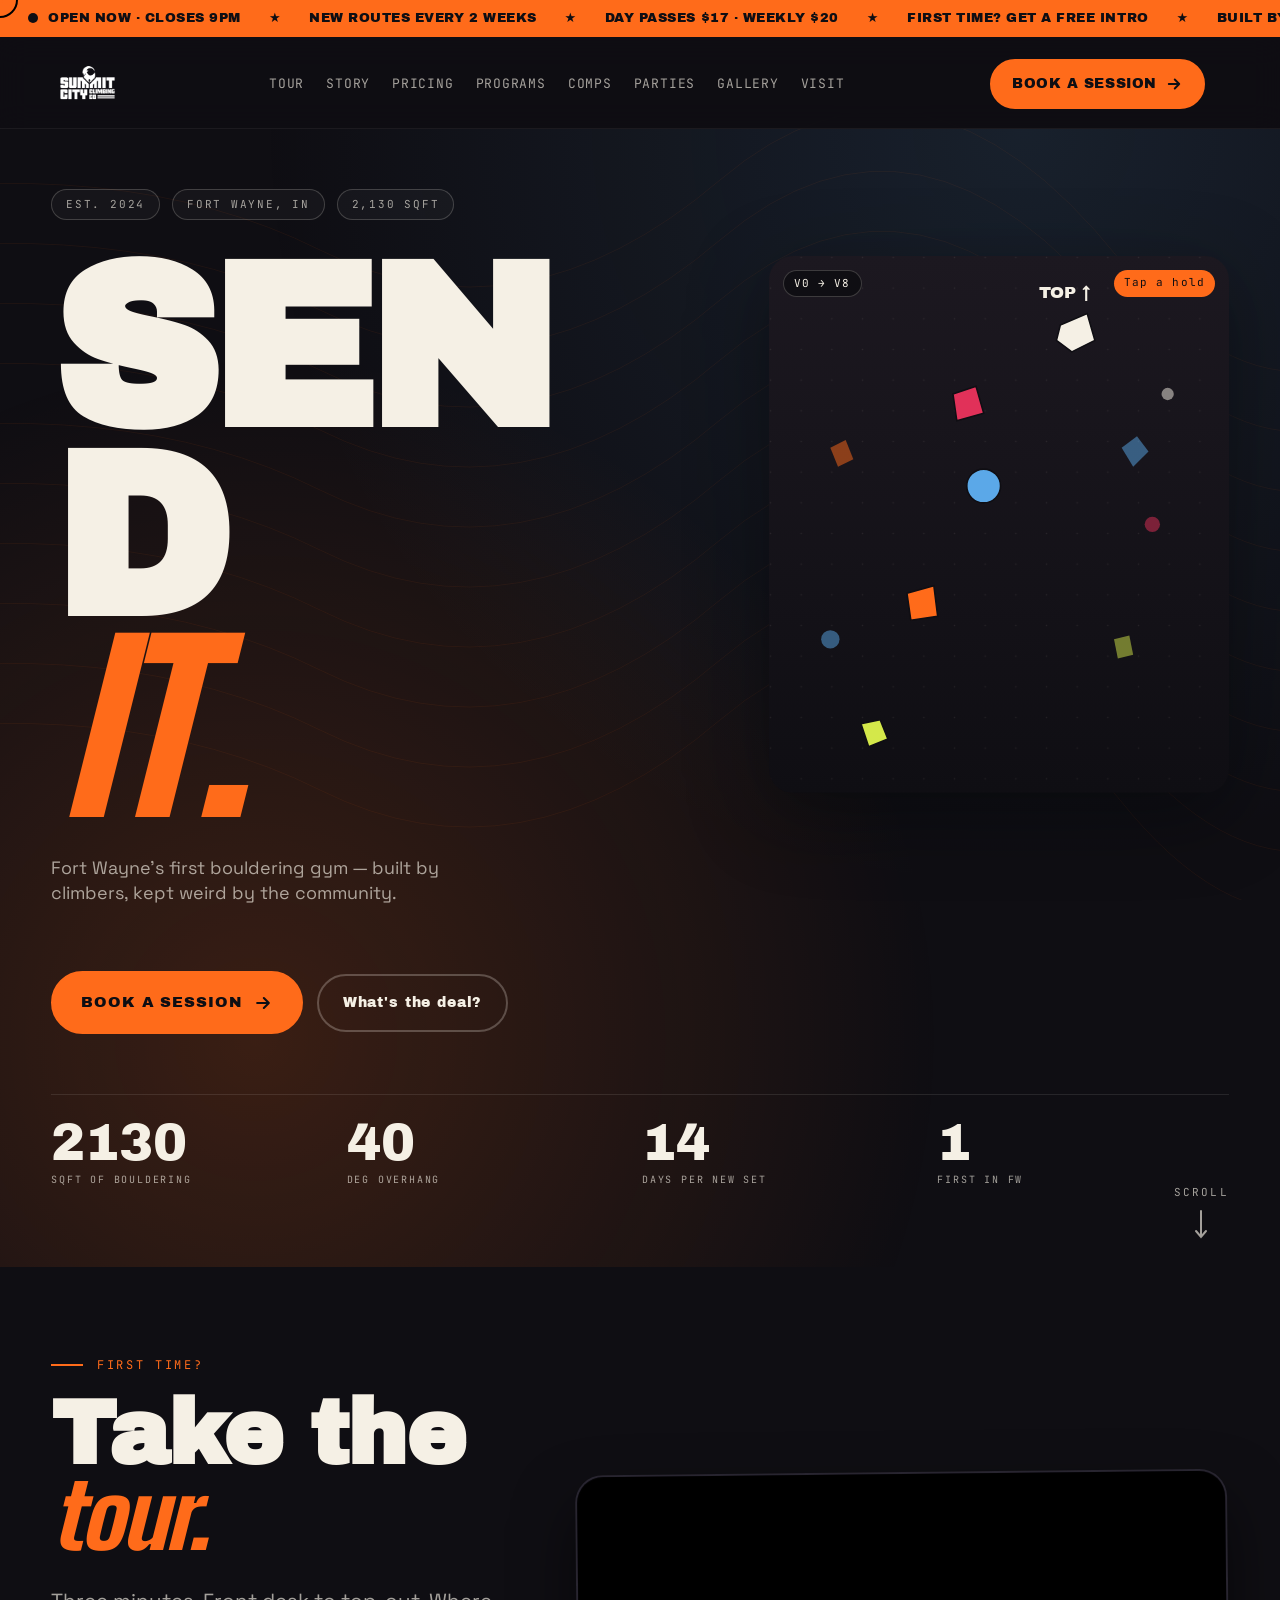
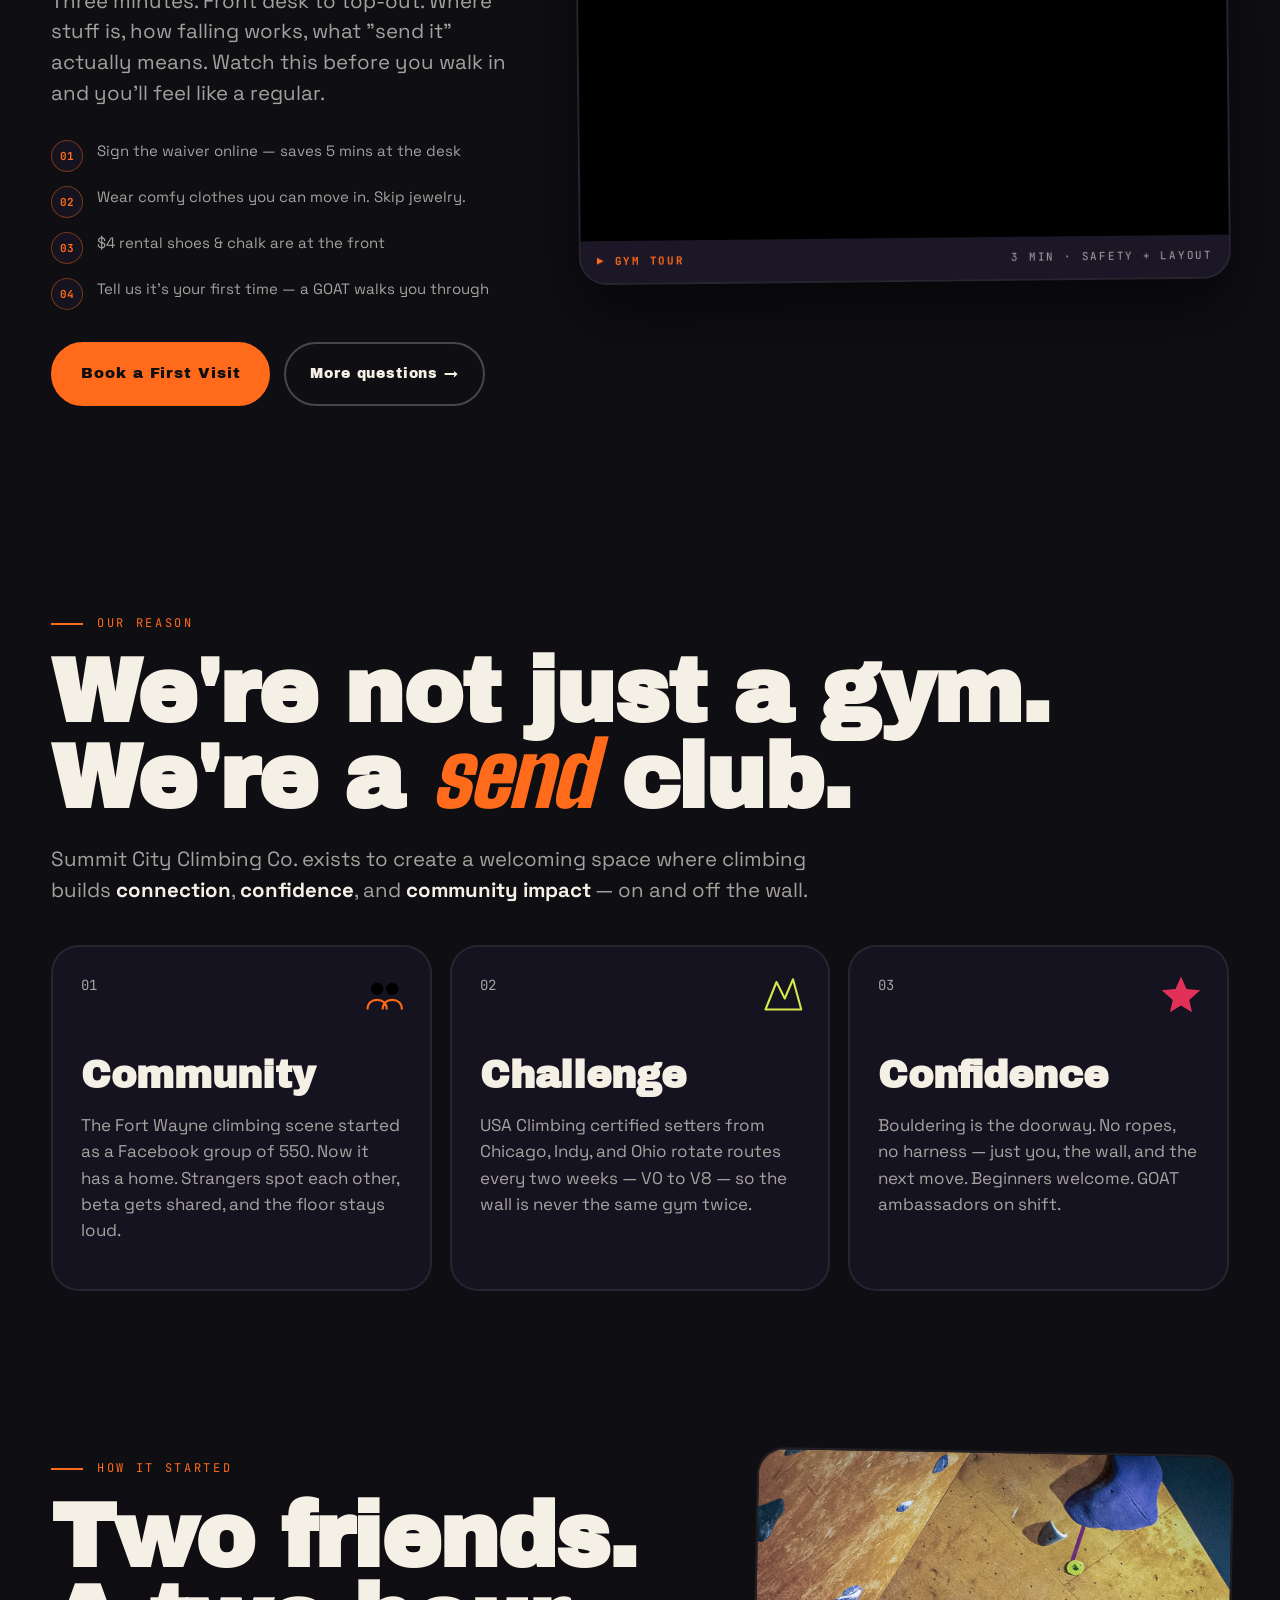
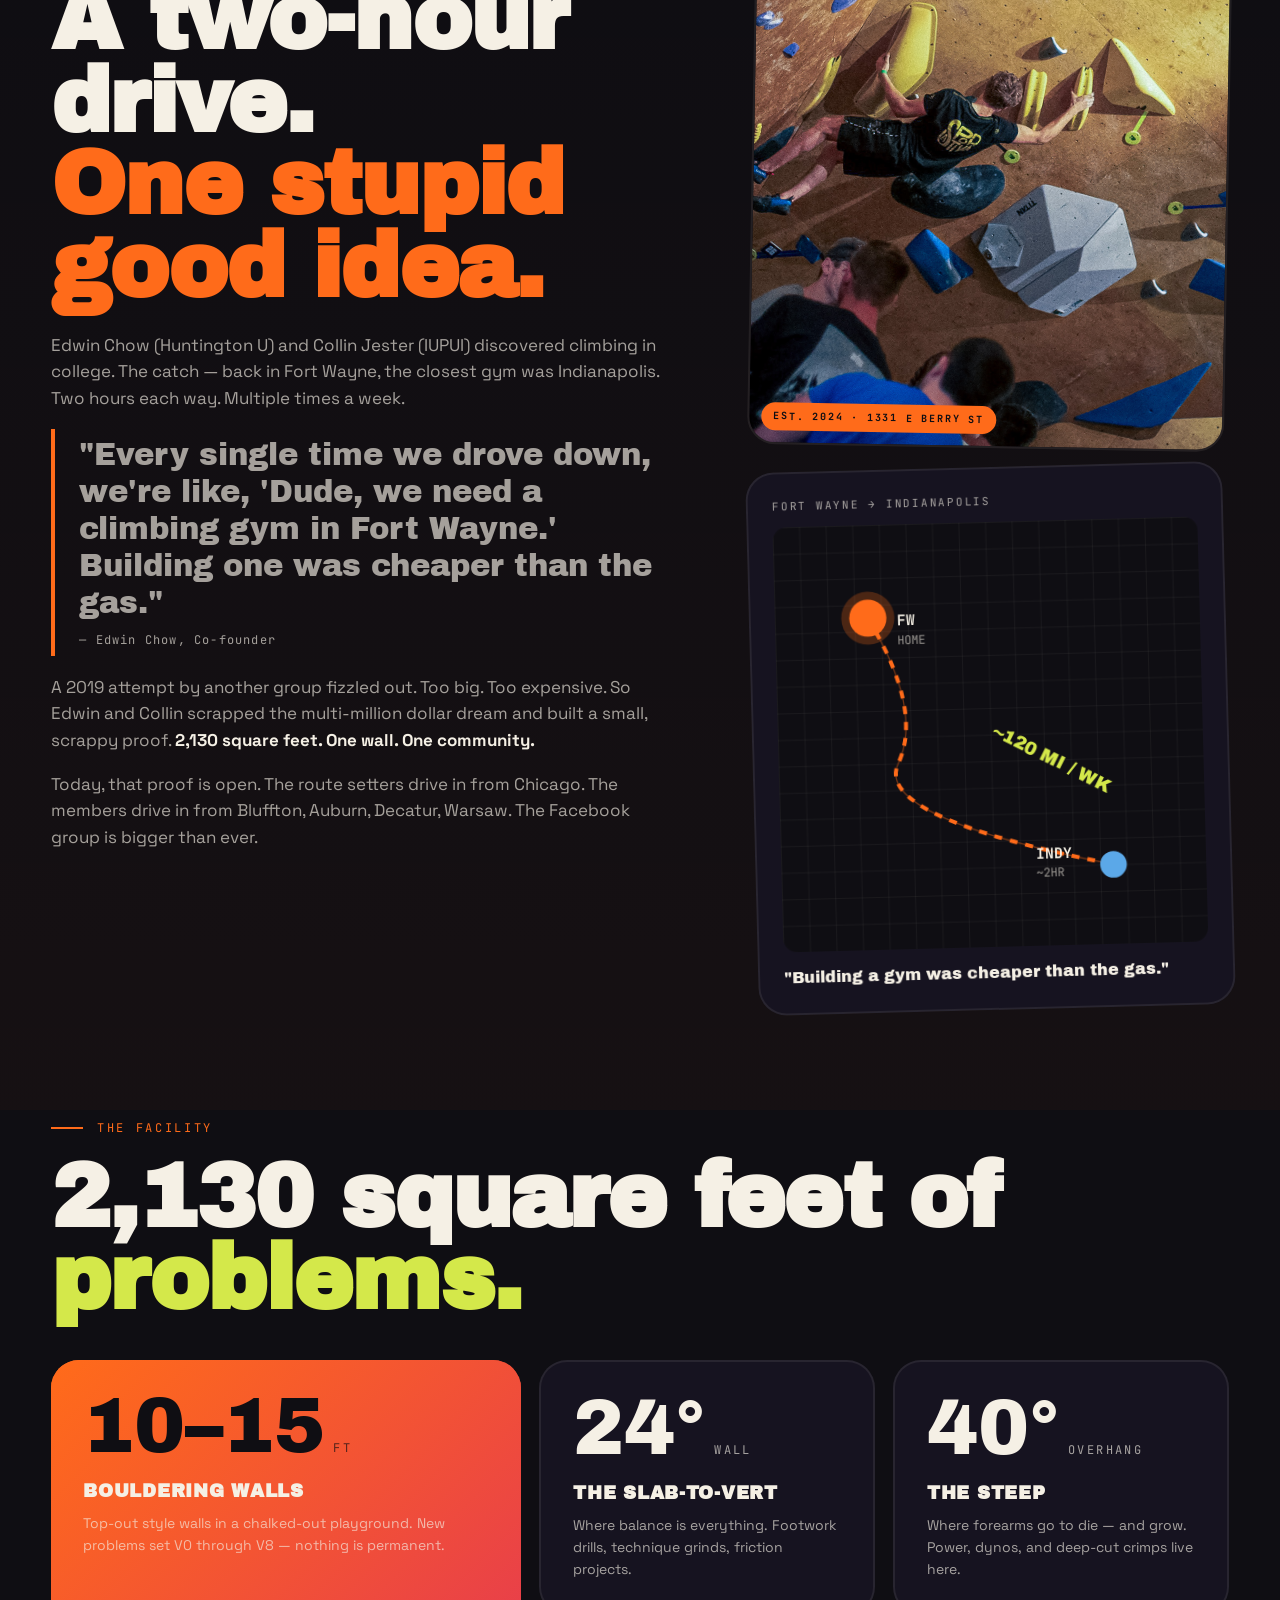
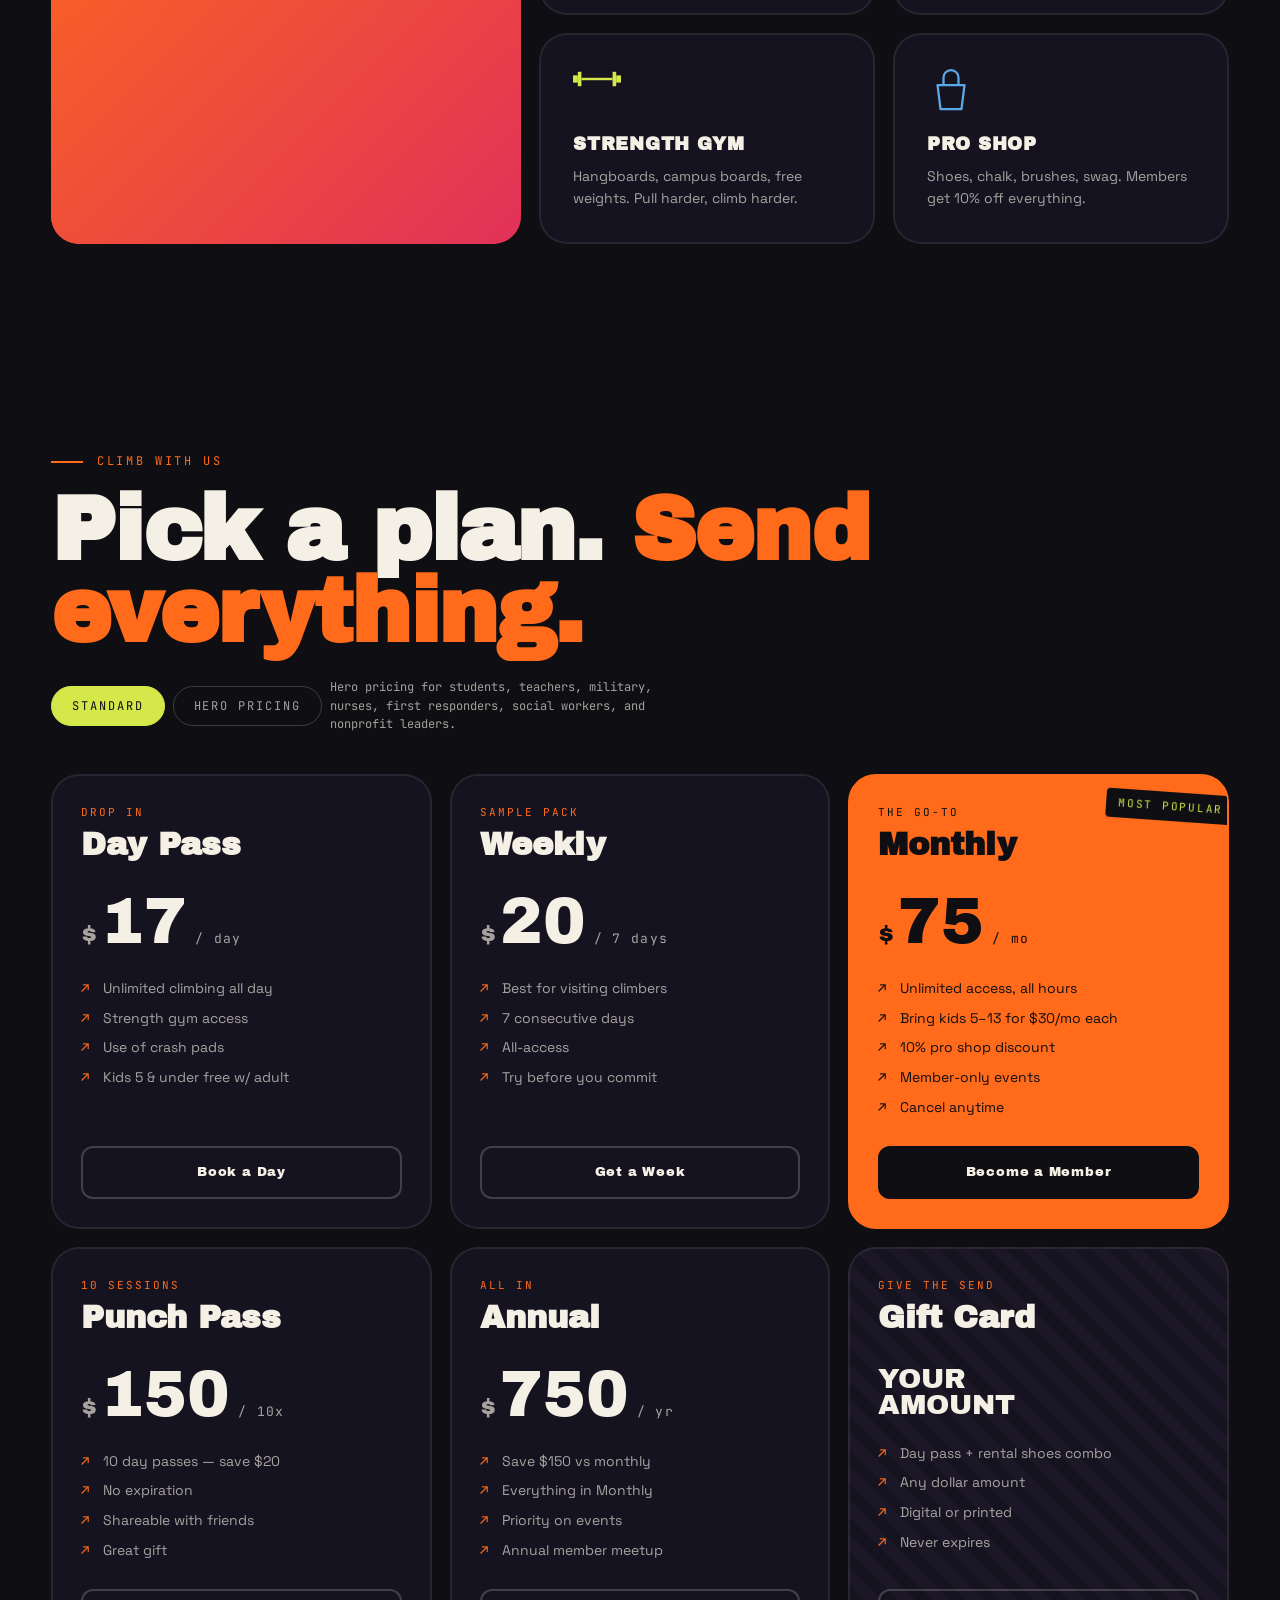
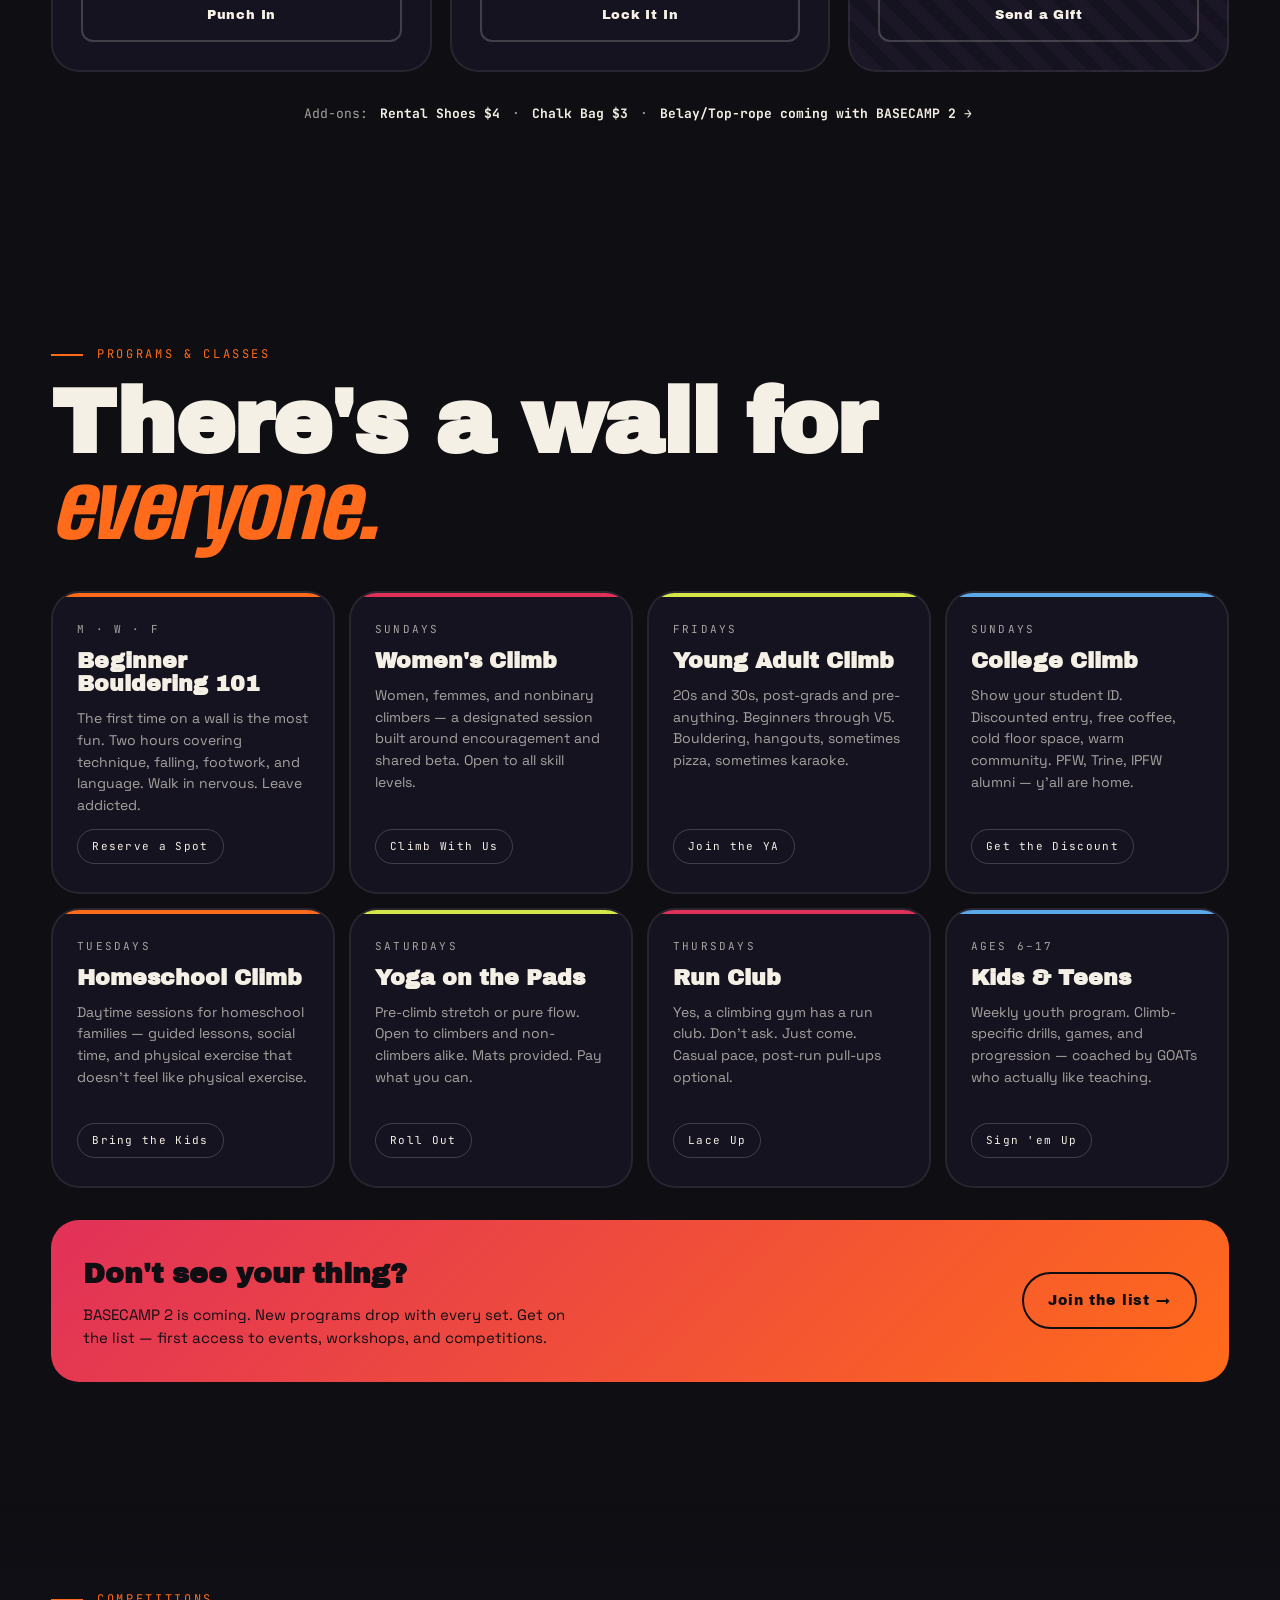
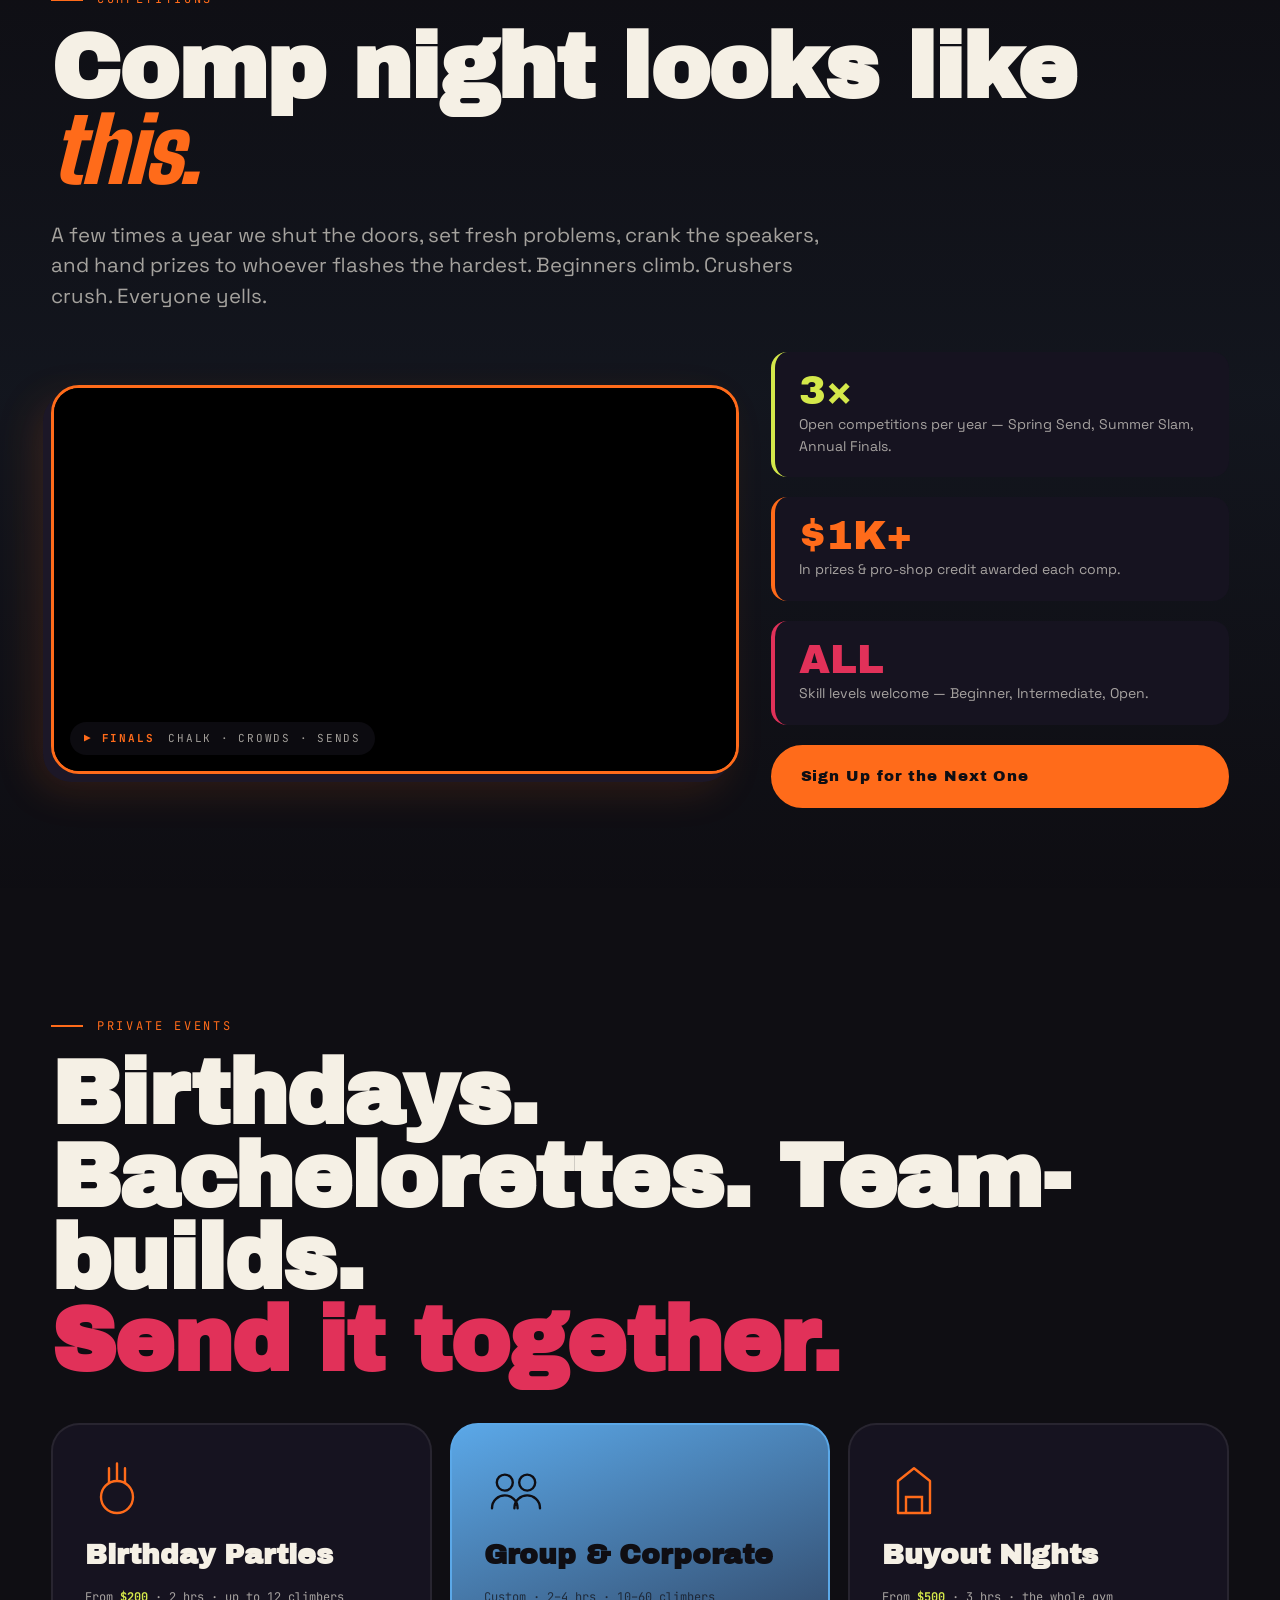
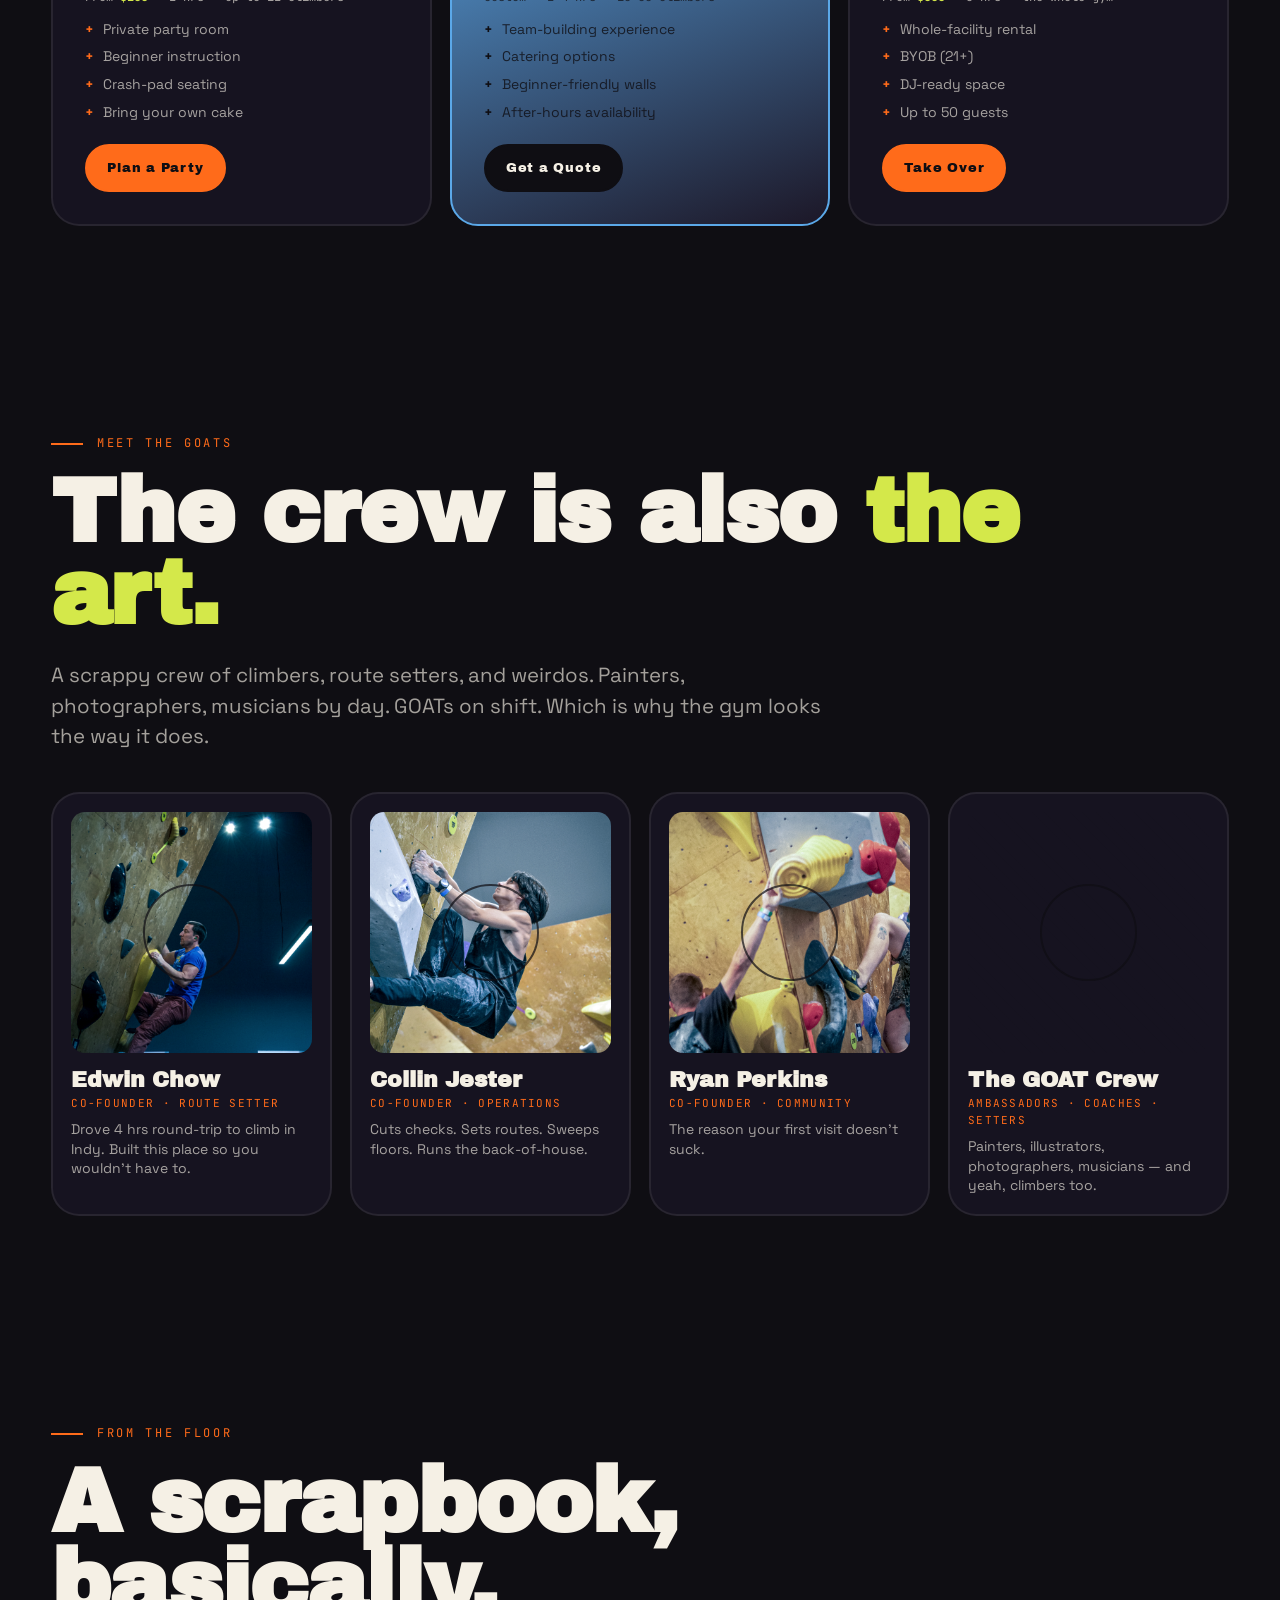
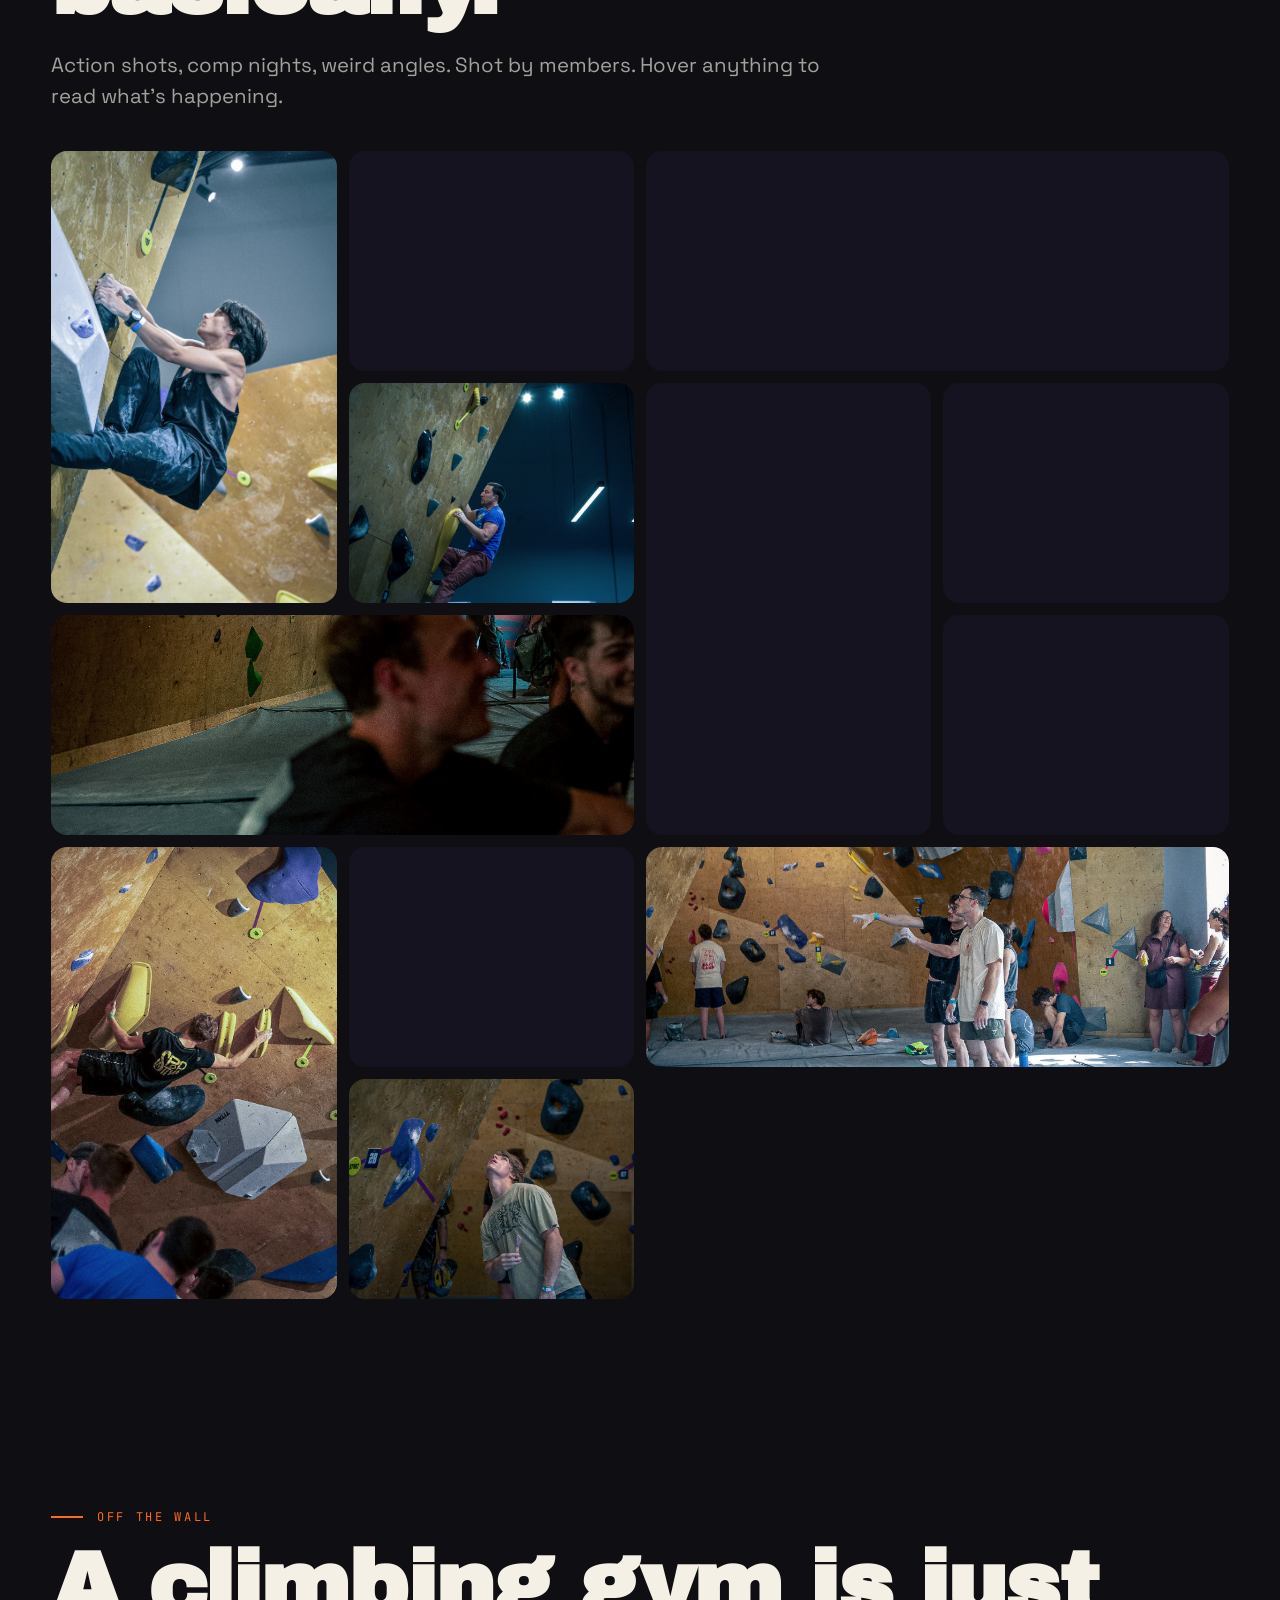
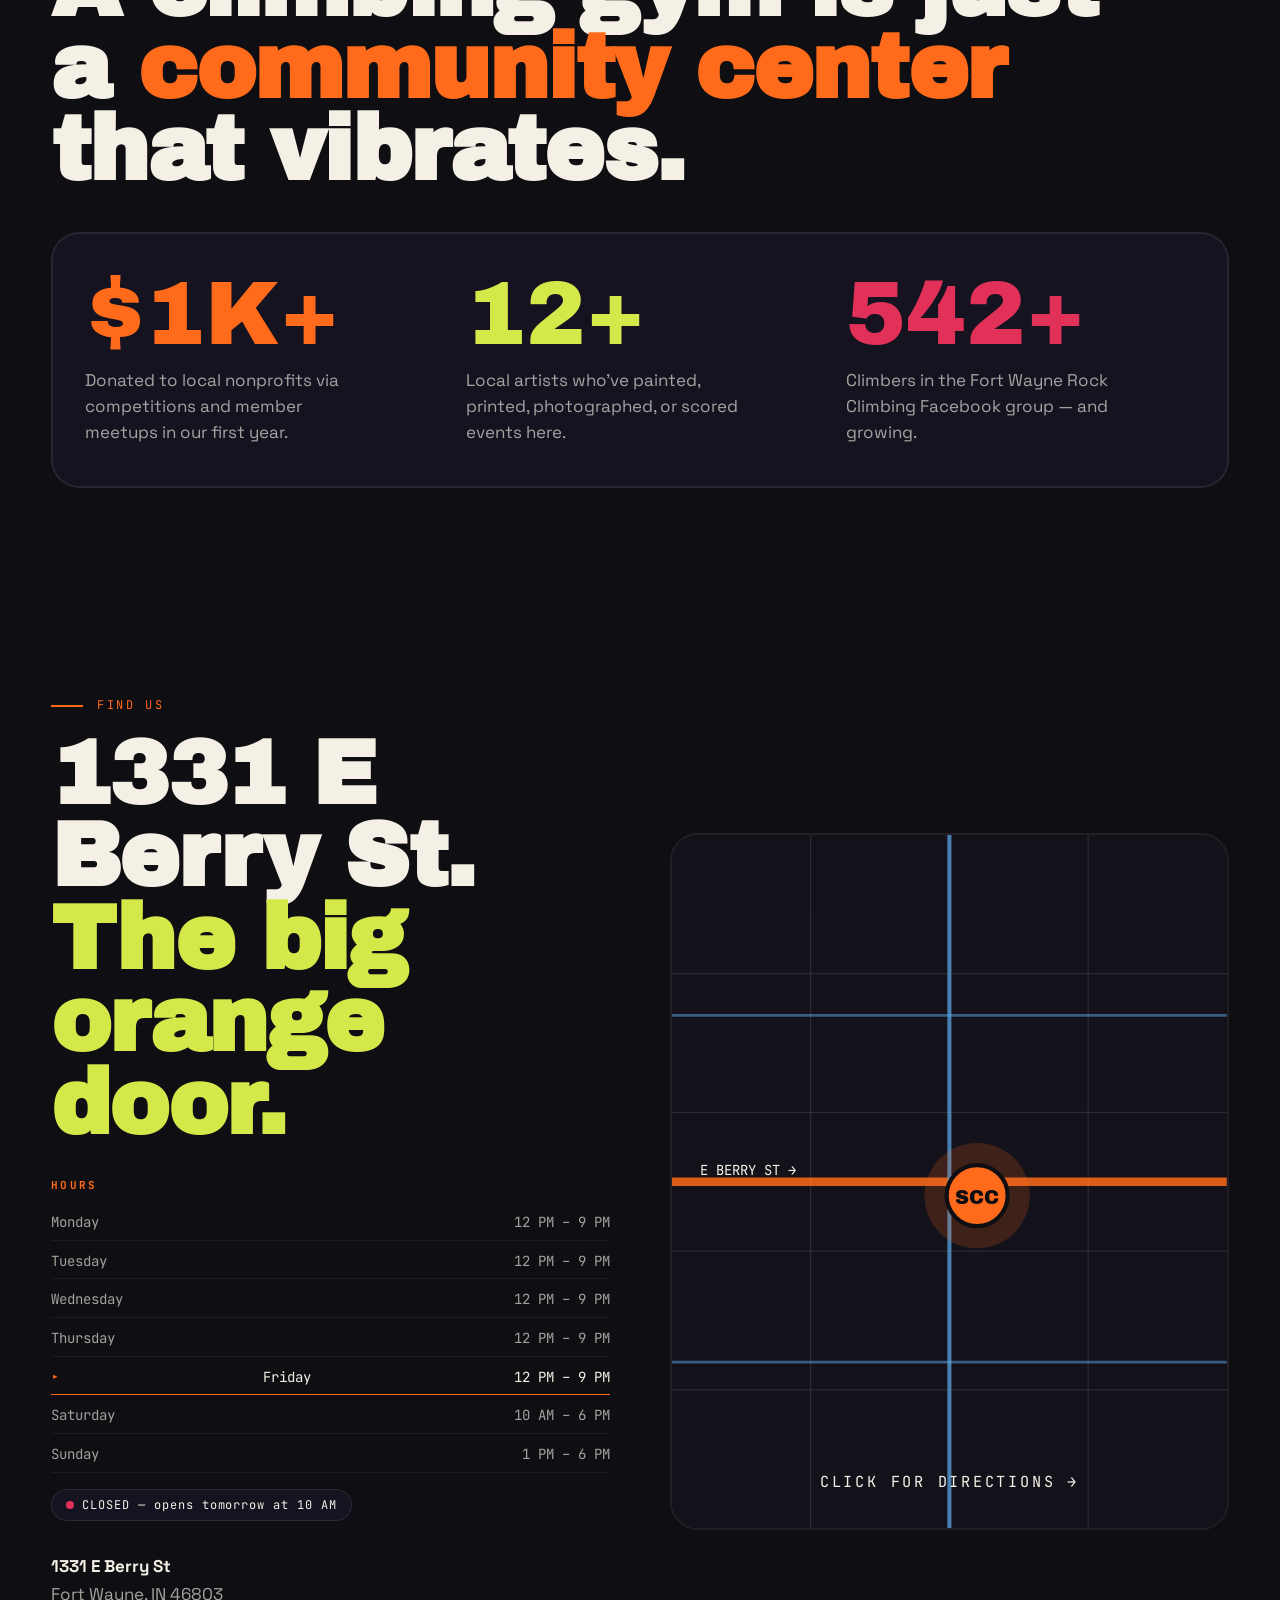
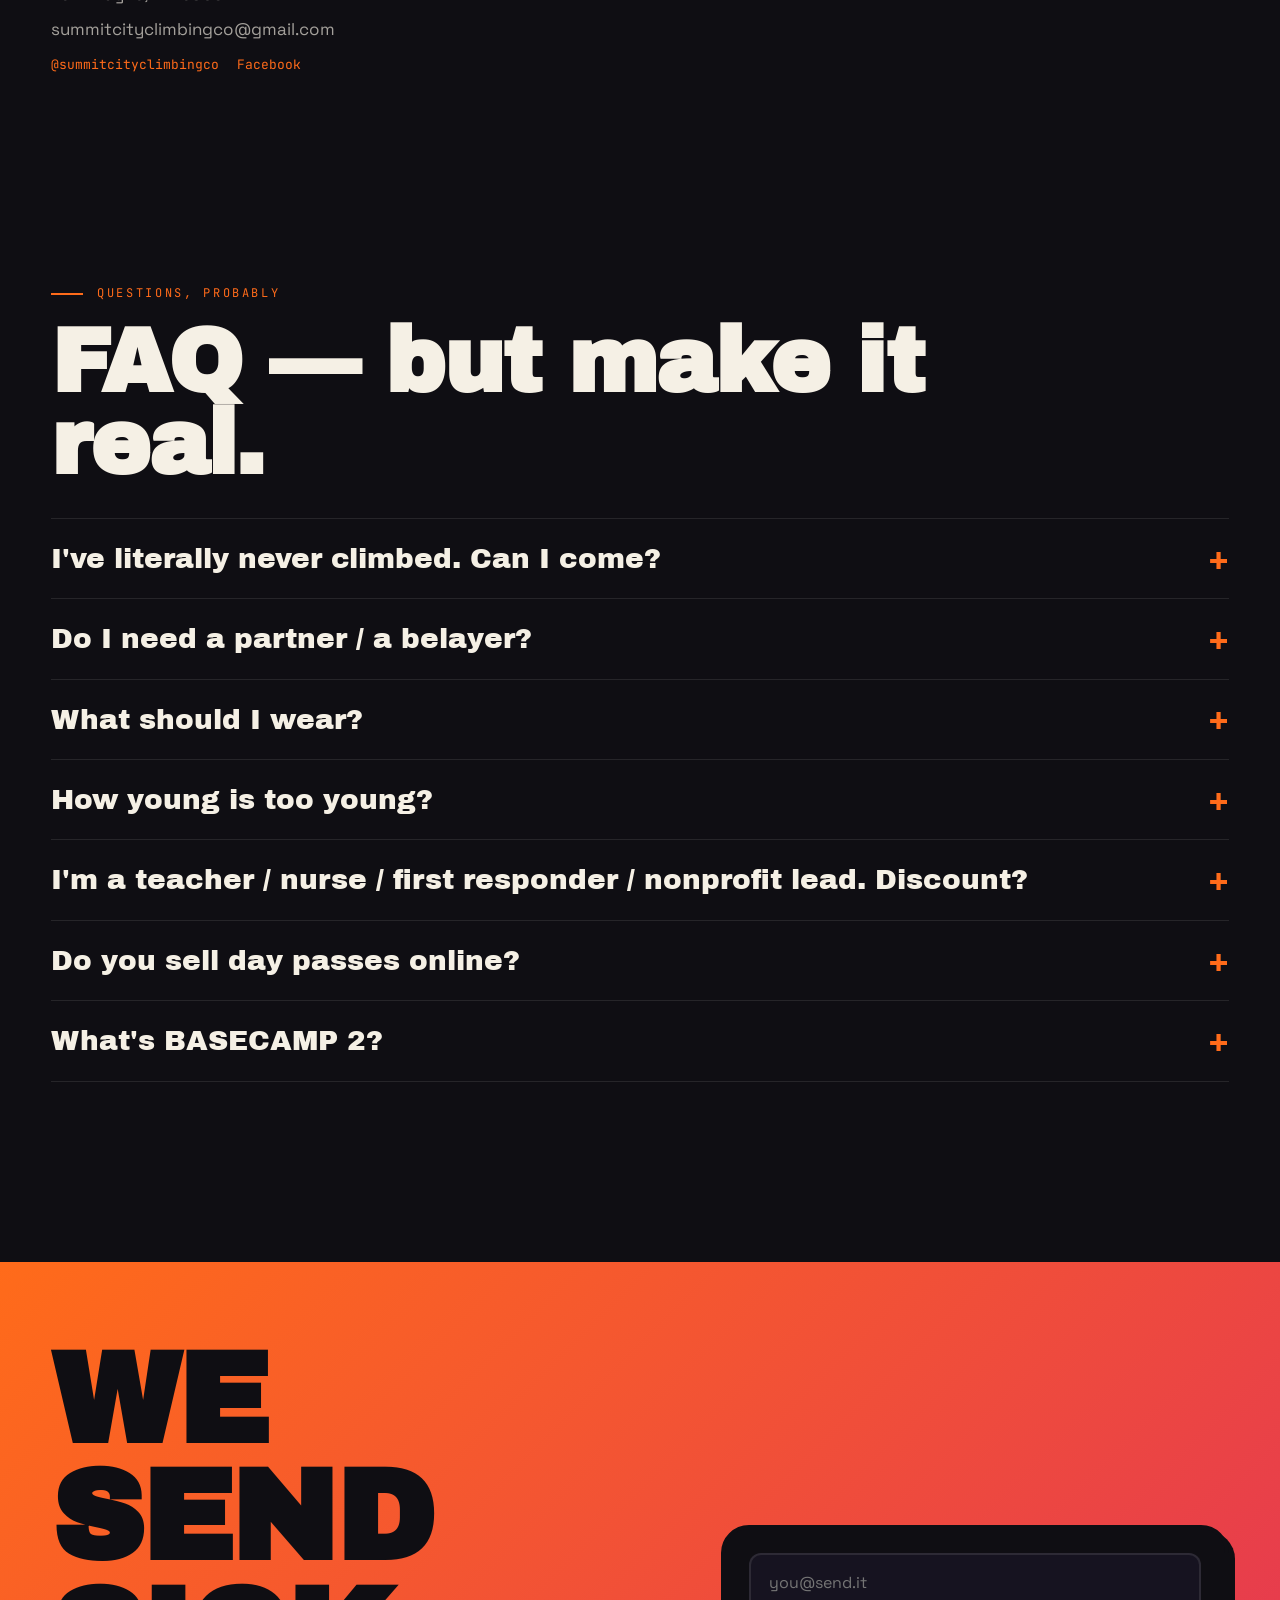
<file: index.html>
<!DOCTYPE html>
<html lang="en">
<head>
<meta charset="UTF-8" />
<meta name="viewport" content="width=device-width, initial-scale=1.0" />
<meta name="description" content="Summit City Climbing Co. — Fort Wayne's first bouldering gym. Community, challenge, confidence. 1331 E Berry St." />
<meta name="theme-color" content="#FF6B1A" />
<meta property="og:title" content="Summit City Climbing Co." />
<meta property="og:description" content="Fort Wayne's first bouldering gym. Send it with us." />
<meta property="og:type" content="website" />
<title>Summit City Climbing Co. — Send It.</title>
<link rel="icon" type="image/png" href="assets/logos/scc-icon-fullcolor.png" />
<link rel="apple-touch-icon" href="assets/logos/scc-icon-fullcolor.png" />
<link rel="preconnect" href="https://fonts.googleapis.com">
<link rel="preconnect" href="https://fonts.gstatic.com" crossorigin>
<link href="https://fonts.googleapis.com/css2?family=Archivo+Black&family=Space+Grotesk:wght@300;400;500;600;700&family=JetBrains+Mono:wght@400;700&family=Big+Shoulders+Display:wght@700;800;900&display=swap" rel="stylesheet">
<link rel="stylesheet" href="styles.css">
</head>
<body>

<!-- Page loader: a route draws itself, ending at the SCC peak -->
<div class="loader" id="loader">
  <svg viewBox="0 0 200 200" class="loader-svg" aria-hidden="true">
    <path id="loader-path" d="M30 170 Q 60 130, 50 100 T 90 50 Q 110 30, 140 60 T 170 30" fill="none" stroke="#F2A03A" stroke-width="6" stroke-linecap="round"/>
    <circle cx="30" cy="170" r="9" fill="#D4E84A"/>
    <circle cx="50" cy="100" r="9" fill="#5BA8E8"/>
    <circle cx="90" cy="50" r="9" fill="#E13159"/>
    <circle cx="140" cy="60" r="9" fill="#D4E84A"/>
    <circle cx="170" cy="30" r="11" fill="#F2A03A" stroke="#0F0E13" stroke-width="3"/>
  </svg>
  <img src="assets/logos/scc-horizontal-reversed.png" alt="Summit City Climbing Co." class="loader-logo" />
  <div class="loader-text">SENDING IT...</div>
</div>

<!-- Custom chalk cursor -->
<div class="cursor" id="cursor" aria-hidden="true"></div>
<div class="cursor-dot" id="cursor-dot" aria-hidden="true"></div>

<!-- Topographical animated bg -->
<svg class="topo-bg" viewBox="0 0 1440 900" aria-hidden="true" preserveAspectRatio="xMidYMid slice">
  <defs>
    <linearGradient id="topo-grad" x1="0" y1="0" x2="1" y2="1">
      <stop offset="0%" stop-color="#FF6B1A" stop-opacity="0.06"/>
      <stop offset="100%" stop-color="#5BA8E8" stop-opacity="0.04"/>
    </linearGradient>
  </defs>
  <g stroke="currentColor" stroke-width="1" fill="none" opacity="0.35">
    <path d="M-100,200 Q 200,150 400,250 T 800,180 T 1200,260 T 1600,200"/>
    <path d="M-100,260 Q 200,210 400,310 T 800,240 T 1200,320 T 1600,260"/>
    <path d="M-100,320 Q 200,270 400,370 T 800,300 T 1200,380 T 1600,320"/>
    <path d="M-100,380 Q 200,330 400,430 T 800,360 T 1200,440 T 1600,380"/>
    <path d="M-100,440 Q 200,390 400,490 T 800,420 T 1200,500 T 1600,440"/>
    <path d="M-100,500 Q 200,450 400,550 T 800,480 T 1200,560 T 1600,500"/>
    <path d="M-100,560 Q 200,510 400,610 T 800,540 T 1200,620 T 1600,560"/>
    <path d="M-100,620 Q 200,570 400,670 T 800,600 T 1200,680 T 1600,620"/>
    <path d="M-100,680 Q 200,630 400,730 T 800,660 T 1200,740 T 1600,680"/>
    <path d="M-100,740 Q 200,690 400,790 T 800,720 T 1200,800 T 1600,740"/>
  </g>
</svg>

<!-- Top status ticker -->
<div class="ticker" role="banner">
  <div class="ticker-track" id="ticker-track">
    <span><b class="dot"></b> OPEN NOW · CLOSES 9PM</span><span>★</span>
    <span>NEW ROUTES EVERY 2 WEEKS</span><span>★</span>
    <span>DAY PASSES $17 · WEEKLY $20</span><span>★</span>
    <span>FIRST TIME? GET A FREE INTRO</span><span>★</span>
    <span>BUILT BY CLIMBERS · BACKED BY THE COMMUNITY</span><span>★</span>
    <span>FORT WAYNE'S FIRST BOULDERING GYM</span><span>★</span>
    <span><b class="dot"></b> OPEN NOW · CLOSES 9PM</span><span>★</span>
    <span>NEW ROUTES EVERY 2 WEEKS</span><span>★</span>
    <span>DAY PASSES $17 · WEEKLY $20</span><span>★</span>
    <span>FIRST TIME? GET A FREE INTRO</span><span>★</span>
    <span>BUILT BY CLIMBERS · BACKED BY THE COMMUNITY</span><span>★</span>
    <span>FORT WAYNE'S FIRST BOULDERING GYM</span><span>★</span>
  </div>
</div>

<!-- Nav -->
<header class="nav">
  <a href="#top" class="logo" aria-label="Summit City Climbing home">
    <img src="assets/logos/scc-horizontal-reversed.png" alt="Summit City Climbing Co." class="logo-img" />
  </a>
  <nav class="nav-links" aria-label="Primary">
    <a href="#tour">Tour</a>
    <a href="#story">Story</a>
    <a href="#pricing">Pricing</a>
    <a href="#programs">Programs</a>
    <a href="#comps">Comps</a>
    <a href="#parties">Parties</a>
    <a href="#gallery">Gallery</a>
    <a href="#visit">Visit</a>
  </nav>
  <button class="btn-book nav-cta" data-open-book="">
    <span>BOOK A SESSION</span>
    <svg width="18" height="18" viewBox="0 0 24 24" fill="none" aria-hidden="true"><path d="M5 12h14M13 6l6 6-6 6" stroke="currentColor" stroke-width="2.5" stroke-linecap="round" stroke-linejoin="round"/></svg>
  </button>
  <button class="nav-toggle" aria-label="Open menu" aria-expanded="false" id="nav-toggle">
    <span></span><span></span><span></span>
  </button>
</header>

<main id="top">

<!-- HERO -->
<section class="hero">
  <div class="hero-grain" aria-hidden="true"></div>

  <div class="hero-meta">
    <div class="meta-row"><span class="tag">EST. 2024</span><span class="tag">FORT WAYNE, IN</span><span class="tag">2,130 SQFT</span></div>
  </div>

  <div class="hero-headline">
    <h1>
      <span class="word"><span class="char">S</span><span class="char">E</span><span class="char">N</span><span class="char">D</span></span>
      <span class="word italic"><span class="char">I</span><span class="char">T</span><span class="char">.</span></span>
    </h1>
    <p class="kicker">Fort Wayne's first bouldering gym — built by climbers, kept weird by the community.</p>
  </div>

  <!-- Interactive climbing wall -->
  <div class="wall" id="wall" aria-label="Interactive climbing wall — hover the holds">
    <svg viewBox="0 0 600 700" class="wall-svg" preserveAspectRatio="xMidYMid meet">
      <!-- Wall surface -->
      <rect x="0" y="0" width="600" height="700" fill="url(#wall-grad)" rx="24"/>
      <defs>
        <linearGradient id="wall-grad" x1="0" y1="0" x2="0" y2="1">
          <stop offset="0%" stop-color="#1c1820"/>
          <stop offset="100%" stop-color="#0F0E13"/>
        </linearGradient>
        <pattern id="dots" x="0" y="0" width="40" height="40" patternUnits="userSpaceOnUse">
          <circle cx="2" cy="2" r="1" fill="#F5F0E5" opacity="0.08"/>
        </pattern>
      </defs>
      <rect x="0" y="0" width="600" height="700" fill="url(#dots)" rx="24"/>

      <!-- Route line drawn between holds -->
      <path id="route-line" d="M120,610 Q 200,520 180,440 T 280,300 T 240,180 T 380,90"
            fill="none" stroke="#FF6B1A" stroke-width="4" stroke-dasharray="8 8" opacity="0.7"
            stroke-linecap="round"/>

      <!-- Holds. data-hold-color sets glow. -->
      <g class="holds">
        <g class="hold" data-hold="0" data-color="#D4E84A" tabindex="0">
          <polygon points="120,610 145,605 155,630 130,640" fill="#D4E84A" stroke="#0F0E13" stroke-width="2"/>
        </g>
        <g class="hold" data-hold="1" data-color="#FF6B1A" tabindex="0">
          <polygon points="180,440 215,430 220,470 185,475" fill="#FF6B1A" stroke="#0F0E13" stroke-width="2"/>
        </g>
        <g class="hold" data-hold="2" data-color="#5BA8E8" tabindex="0">
          <circle cx="280" cy="300" r="22" fill="#5BA8E8" stroke="#0F0E13" stroke-width="2"/>
        </g>
        <g class="hold" data-hold="3" data-color="#E13159" tabindex="0">
          <polygon points="240,180 270,170 280,205 245,215" fill="#E13159" stroke="#0F0E13" stroke-width="2"/>
        </g>
        <g class="hold" data-hold="4" data-color="#F5F0E5" tabindex="0">
          <polygon points="380,90 415,75 425,110 395,125 375,110" fill="#F5F0E5" stroke="#0F0E13" stroke-width="2"/>
        </g>
        <!-- decorative holds -->
        <circle cx="80" cy="500" r="12" fill="#5BA8E8" opacity="0.5"/>
        <polygon points="450,500 470,495 475,520 455,525" fill="#D4E84A" opacity="0.5"/>
        <circle cx="500" cy="350" r="10" fill="#E13159" opacity="0.5"/>
        <polygon points="80,250 100,240 110,265 90,275" fill="#FF6B1A" opacity="0.5"/>
        <circle cx="520" cy="180" r="8" fill="#F5F0E5" opacity="0.5"/>
        <polygon points="460,250 480,235 495,255 475,275" fill="#5BA8E8" opacity="0.5"/>
      </g>

      <!-- top peak -->
      <text x="385" y="55" fill="#F5F0E5" font-family="Archivo Black" font-size="22" text-anchor="middle">TOP ↑</text>
    </svg>

    <div class="wall-caption" id="wall-caption">
      <span class="grade">V0 → V8</span>
      <span class="hint">Tap a hold</span>
    </div>
  </div>

  <div class="hero-ctas">
    <button class="btn-primary" data-open-book="">
      <span>BOOK A SESSION</span>
      <svg width="20" height="20" viewBox="0 0 24 24" fill="none" aria-hidden="true"><path d="M5 12h14M13 6l6 6-6 6" stroke="currentColor" stroke-width="2.5" stroke-linecap="round" stroke-linejoin="round"/></svg>
    </button>
    <a href="#story" class="btn-ghost">
      <span>What's the deal?</span>
    </a>
  </div>

  <div class="hero-stats">
    <div class="stat"><span class="stat-num" data-count="2130">0</span><span class="stat-label">SQFT OF BOULDERING</span></div>
    <div class="stat"><span class="stat-num" data-count="40">0</span><span class="stat-label">DEG OVERHANG</span></div>
    <div class="stat"><span class="stat-num" data-count="14">0</span><span class="stat-label">DAYS PER NEW SET</span></div>
    <div class="stat"><span class="stat-num" data-count="1">0</span><span class="stat-label">FIRST IN FW</span></div>
  </div>

  <div class="scroll-cue" aria-hidden="true">
    <span>SCROLL</span>
    <svg width="14" height="36" viewBox="0 0 14 36"><path d="M7 4 V 30 M2 24 L7 30 L12 24" stroke="currentColor" stroke-width="2" fill="none" stroke-linecap="round"/></svg>
  </div>
</section>

<!-- TAKE THE TOUR (gym tour + safety orientation video) -->
<section class="tour" id="tour" aria-labelledby="tour-title">
  <div class="container tour-grid">
    <div class="tour-text">
      <div class="section-eyebrow"><span class="dash"></span><span>FIRST TIME?</span></div>
      <h2 class="section-title" id="tour-title">Take the <em>tour.</em></h2>
      <p class="lede">Three minutes. Front desk to top-out. Where stuff is, how falling works, what "send it" actually means. Watch this before you walk in and you'll feel like a regular.</p>
      <ul class="tour-list">
        <li><span class="bullet">01</span><span>Sign the waiver online — saves 5 mins at the desk</span></li>
        <li><span class="bullet">02</span><span>Wear comfy clothes you can move in. Skip jewelry.</span></li>
        <li><span class="bullet">03</span><span>$4 rental shoes &amp; chalk are at the front</span></li>
        <li><span class="bullet">04</span><span>Tell us it's your first time — a GOAT walks you through</span></li>
      </ul>
      <div class="tour-ctas">
        <button class="btn-primary" data-open-book="day-pass">Book a First Visit</button>
        <a href="#faq" class="btn-ghost">More questions →</a>
      </div>
    </div>

    <div class="video-card">
      <div class="video-wrap">
        <iframe
          src="https://customer-w6h9o08eg118alny.cloudflarestream.com/7f889f3648c8b5d4dd740bed21052102/iframe?preload=metadata&amp;poster=https%3A%2F%2Fcustomer-w6h9o08eg118alny.cloudflarestream.com%2F7f889f3648c8b5d4dd740bed21052102%2Fthumbnails%2Fthumbnail.jpg%3Ftime%3D2s%26height%3D720"
          loading="lazy"
          title="Summit City Climbing — Gym Tour and Safety Orientation"
          allow="accelerometer; gyroscope; autoplay; encrypted-media; picture-in-picture;"
          allowfullscreen></iframe>
      </div>
      <div class="video-meta">
        <span class="video-tag">▶ GYM TOUR</span>
        <span class="video-time">3 MIN · SAFETY + LAYOUT</span>
      </div>
    </div>
  </div>
</section>

<!-- MISSION / 3 PILLARS -->
<section class="mission" id="story">
  <div class="container">
    <div class="section-eyebrow"><span class="dash"></span><span>OUR REASON</span></div>
    <h2 class="section-title">
      We're not just a gym.<br/>
      We're a <em>send</em> club.
    </h2>
    <p class="lede">Summit City Climbing Co. exists to create a welcoming space where climbing builds <strong>connection</strong>, <strong>confidence</strong>, and <strong>community impact</strong> — on and off the wall.</p>

    <div class="pillars">
      <article class="pillar pillar-orange">
        <div class="pillar-num">01</div>
        <h3>Community</h3>
        <p>The Fort Wayne climbing scene started as a Facebook group of 550. Now it has a home. Strangers spot each other, beta gets shared, and the floor stays loud.</p>
        <svg class="pillar-icon" viewBox="0 0 64 64" aria-hidden="true"><circle cx="22" cy="26" r="9"/><circle cx="44" cy="26" r="9"/><path d="M8 56c0-9 6-14 14-14s14 5 14 14M30 56c0-9 6-14 14-14s14 5 14 14" stroke="currentColor" stroke-width="3" fill="none"/></svg>
      </article>

      <article class="pillar pillar-lime">
        <div class="pillar-num">02</div>
        <h3>Challenge</h3>
        <p>USA Climbing certified setters from Chicago, Indy, and Ohio rotate routes every two weeks — V0 to V8 — so the wall is never the same gym twice.</p>
        <svg class="pillar-icon" viewBox="0 0 64 64" aria-hidden="true"><path d="M8 56 L24 16 L36 40 L48 12 L60 56 Z" stroke="currentColor" stroke-width="3" fill="none" stroke-linejoin="round"/></svg>
      </article>

      <article class="pillar pillar-coral">
        <div class="pillar-num">03</div>
        <h3>Confidence</h3>
        <p>Bouldering is the doorway. No ropes, no harness — just you, the wall, and the next move. Beginners welcome. GOAT ambassadors on shift.</p>
        <svg class="pillar-icon" viewBox="0 0 64 64" aria-hidden="true"><path d="M32 8 L40 26 L60 28 L44 42 L48 60 L32 50 L16 60 L20 42 L4 28 L24 26 Z" fill="currentColor"/></svg>
      </article>
    </div>
  </div>
</section>

<!-- ORIGIN STORY -->
<section class="origin">
  <div class="container origin-grid">
    <div class="origin-text">
      <div class="section-eyebrow"><span class="dash"></span><span>HOW IT STARTED</span></div>
      <h2 class="section-title">Two friends. A two-hour drive. <br/><span class="hl-orange">One stupid good idea.</span></h2>
      <div class="origin-body">
        <p>Edwin Chow (Huntington U) and Collin Jester (IUPUI) discovered climbing in college. The catch — back in Fort Wayne, the closest gym was Indianapolis. Two hours each way. Multiple times a week.</p>
        <p class="pull-quote">"Every single time we drove down, we're like, 'Dude, we need a climbing gym in Fort Wayne.' Building one was cheaper than the gas." <span class="quote-attr">— Edwin Chow, Co-founder</span></p>
        <p>A 2019 attempt by another group fizzled out. Too big. Too expensive. So Edwin and Collin scrapped the multi-million dollar dream and built a small, scrappy proof. <strong>2,130 square feet. One wall. One community.</strong></p>
        <p>Today, that proof is open. The route setters drive in from Chicago. The members drive in from Bluffton, Auburn, Decatur, Warsaw. The Facebook group is bigger than ever.</p>
      </div>
    </div>

    <div class="origin-visual">
      <div class="origin-photo">
        <img src="assets/img/05-wall-action.jpg" alt="Climbers on the wall at Summit City Climbing" loading="lazy" decoding="async" />
        <div class="origin-photo-tag">EST. 2024 · 1331 E BERRY ST</div>
      </div>
      <div class="map-card">
        <div class="map-label">FORT WAYNE → INDIANAPOLIS</div>
        <svg viewBox="0 0 320 320" class="map-svg">
          <defs>
            <pattern id="map-grid" width="20" height="20" patternUnits="userSpaceOnUse">
              <path d="M20 0 H0 V20" fill="none" stroke="#F5F0E5" stroke-width="0.5" opacity="0.15"/>
            </pattern>
          </defs>
          <rect width="320" height="320" fill="#0F0E13"/>
          <rect width="320" height="320" fill="url(#map-grid)"/>

          <!-- The path -->
          <path id="map-path" d="M70,70 Q 110,140 90,180 T 250,260" fill="none" stroke="#FF6B1A" stroke-width="3" stroke-dasharray="6 6"/>
          <path d="M70,70 Q 110,140 90,180 T 250,260" fill="none" stroke="#FF6B1A" stroke-width="1" opacity="0.4"/>

          <!-- FW pin -->
          <g transform="translate(70, 70)">
            <circle r="14" fill="#FF6B1A"/>
            <circle r="20" fill="#FF6B1A" opacity="0.25"/>
            <text x="22" y="6" fill="#F5F0E5" font-family="JetBrains Mono" font-size="11" font-weight="700">FW</text>
            <text x="22" y="20" fill="#F5F0E5" font-family="JetBrains Mono" font-size="9" opacity="0.6">HOME</text>
          </g>

          <!-- Indy pin -->
          <g transform="translate(250, 260)">
            <circle r="10" fill="#5BA8E8"/>
            <text x="-58" y="-6" fill="#F5F0E5" font-family="JetBrains Mono" font-size="11" font-weight="700">INDY</text>
            <text x="-58" y="8" fill="#F5F0E5" font-family="JetBrains Mono" font-size="9" opacity="0.6">~2HR</text>
          </g>

          <!-- distance -->
          <text x="160" y="160" fill="#D4E84A" font-family="Archivo Black" font-size="14" transform="rotate(28, 160, 160)">~120 MI / WK</text>
        </svg>
        <div class="map-caption">"Building a gym was cheaper than the gas."</div>
      </div>
    </div>
  </div>
</section>

<!-- THE WALL / FACILITY -->
<section class="wall-section" id="wall">
  <div class="container">
    <div class="section-eyebrow"><span class="dash"></span><span>THE FACILITY</span></div>
    <h2 class="section-title">2,130 square feet of <span class="hl-lime">problems.</span></h2>

    <div class="facility-grid">
      <div class="fac-card fac-feature" style="--fac-bg: url('assets/img/05-wall-action.jpg')">
        <div class="fac-feature-inner">
          <div class="fac-num"><span>10–15</span><em>FT</em></div>
          <h4>BOULDERING WALLS</h4>
          <p>Top-out style walls in a chalked-out playground. New problems set V0 through V8 — nothing is permanent.</p>
        </div>
      </div>
      <div class="fac-card">
        <div class="fac-num"><span>24°</span><em>WALL</em></div>
        <h4>THE SLAB-TO-VERT</h4>
        <p>Where balance is everything. Footwork drills, technique grinds, friction projects.</p>
      </div>
      <div class="fac-card">
        <div class="fac-num"><span>40°</span><em>OVERHANG</em></div>
        <h4>THE STEEP</h4>
        <p>Where forearms go to die — and grow. Power, dynos, and deep-cut crimps live here.</p>
      </div>
      <div class="fac-card fac-strength">
        <div class="fac-icon">
          <svg viewBox="0 0 80 40" aria-hidden="true"><rect x="0" y="14" width="8" height="12" fill="currentColor"/><rect x="8" y="8" width="6" height="24" fill="currentColor"/><rect x="14" y="18" width="52" height="4" fill="currentColor"/><rect x="66" y="8" width="6" height="24" fill="currentColor"/><rect x="72" y="14" width="8" height="12" fill="currentColor"/></svg>
        </div>
        <h4>STRENGTH GYM</h4>
        <p>Hangboards, campus boards, free weights. Pull harder, climb harder.</p>
      </div>
      <div class="fac-card fac-shop">
        <div class="fac-icon">
          <svg viewBox="0 0 64 64" aria-hidden="true"><path d="M14 24 H50 L46 56 H18 Z M22 24 V14 a10 10 0 0 1 20 0 V24" stroke="currentColor" stroke-width="3" fill="none" stroke-linejoin="round"/></svg>
        </div>
        <h4>PRO SHOP</h4>
        <p>Shoes, chalk, brushes, swag. Members get 10% off everything.</p>
      </div>
    </div>
  </div>
</section>

<!-- PRICING -->
<section class="pricing" id="pricing">
  <div class="container">
    <div class="section-eyebrow"><span class="dash"></span><span>CLIMB WITH US</span></div>
    <h2 class="section-title">Pick a plan. <span class="hl-orange">Send everything.</span></h2>

    <div class="discount-toggle">
      <button class="d-btn active" data-disc="standard">STANDARD</button>
      <button class="d-btn" data-disc="hero">HERO PRICING</button>
      <span class="disc-info">Hero pricing for students, teachers, military, nurses, first responders, social workers, and nonprofit leaders.</span>
    </div>

    <div class="plans">

      <article class="plan">
        <header class="plan-h">
          <span class="plan-tag">DROP IN</span>
          <h3>Day Pass</h3>
        </header>
        <div class="plan-price"><span class="dollar">$</span><span class="amount" data-std="17" data-hero="17">17</span><span class="per">/ day</span></div>
        <ul class="plan-list">
          <li>Unlimited climbing all day</li>
          <li>Strength gym access</li>
          <li>Use of crash pads</li>
          <li>Kids 5 & under free w/ adult</li>
        </ul>
        <button class="plan-cta" data-open-book="day-pass">Book a Day</button>
      </article>

      <article class="plan">
        <header class="plan-h">
          <span class="plan-tag">SAMPLE PACK</span>
          <h3>Weekly</h3>
        </header>
        <div class="plan-price"><span class="dollar">$</span><span class="amount" data-std="20" data-hero="20">20</span><span class="per">/ 7 days</span></div>
        <ul class="plan-list">
          <li>Best for visiting climbers</li>
          <li>7 consecutive days</li>
          <li>All-access</li>
          <li>Try before you commit</li>
        </ul>
        <button class="plan-cta" data-open-book="weekly">Get a Week</button>
      </article>

      <article class="plan plan-feature">
        <div class="plan-flag">MOST POPULAR</div>
        <header class="plan-h">
          <span class="plan-tag">THE GO-TO</span>
          <h3>Monthly</h3>
        </header>
        <div class="plan-price"><span class="dollar">$</span><span class="amount" data-std="75" data-hero="55">75</span><span class="per">/ mo</span></div>
        <ul class="plan-list">
          <li>Unlimited access, all hours</li>
          <li>Bring kids 5–13 for $30/mo each</li>
          <li>10% pro shop discount</li>
          <li>Member-only events</li>
          <li>Cancel anytime</li>
        </ul>
        <button class="plan-cta" data-open-book="monthly">Become a Member</button>
      </article>

      <article class="plan">
        <header class="plan-h">
          <span class="plan-tag">10 SESSIONS</span>
          <h3>Punch Pass</h3>
        </header>
        <div class="plan-price"><span class="dollar">$</span><span class="amount" data-std="150" data-hero="150">150</span><span class="per">/ 10x</span></div>
        <ul class="plan-list">
          <li>10 day passes — save $20</li>
          <li>No expiration</li>
          <li>Shareable with friends</li>
          <li>Great gift</li>
        </ul>
        <button class="plan-cta" data-open-book="punch-pass">Punch In</button>
      </article>

      <article class="plan">
        <header class="plan-h">
          <span class="plan-tag">ALL IN</span>
          <h3>Annual</h3>
        </header>
        <div class="plan-price"><span class="dollar">$</span><span class="amount" data-std="750" data-hero="750">750</span><span class="per">/ yr</span></div>
        <ul class="plan-list">
          <li>Save $150 vs monthly</li>
          <li>Everything in Monthly</li>
          <li>Priority on events</li>
          <li>Annual member meetup</li>
        </ul>
        <button class="plan-cta" data-open-book="annual">Lock It In</button>
      </article>

      <article class="plan plan-gift">
        <header class="plan-h">
          <span class="plan-tag">GIVE THE SEND</span>
          <h3>Gift Card</h3>
        </header>
        <div class="plan-price"><span class="amount-text">YOUR<br/>AMOUNT</span></div>
        <ul class="plan-list">
          <li>Day pass + rental shoes combo</li>
          <li>Any dollar amount</li>
          <li>Digital or printed</li>
          <li>Never expires</li>
        </ul>
        <button class="plan-cta" data-open-book="gift">Send a Gift</button>
      </article>

    </div>

    <p class="pricing-fine">Add-ons: <strong>Rental Shoes $4</strong> · <strong>Chalk Bag $3</strong> · <strong>Belay/Top-rope coming with BASECAMP 2 →</strong></p>
  </div>
</section>

<!-- PROGRAMS -->
<section class="programs" id="programs">
  <div class="container">
    <div class="section-eyebrow"><span class="dash"></span><span>PROGRAMS & CLASSES</span></div>
    <h2 class="section-title">There's a wall for <em>everyone.</em></h2>

    <div class="prog-grid">

      <article class="prog prog-1">
        <div class="prog-day">M · W · F</div>
        <h3>Beginner Bouldering 101</h3>
        <p>The first time on a wall is the most fun. Two hours covering technique, falling, footwork, and language. Walk in nervous. Leave addicted.</p>
        <button class="prog-cta" data-open-book="class-beginner">Reserve a Spot</button>
      </article>

      <article class="prog prog-2">
        <div class="prog-day">SUNDAYS</div>
        <h3>Women's Climb</h3>
        <p>Women, femmes, and nonbinary climbers — a designated session built around encouragement and shared beta. Open to all skill levels.</p>
        <button class="prog-cta" data-open-book="class-womens">Climb With Us</button>
      </article>

      <article class="prog prog-3">
        <div class="prog-day">FRIDAYS</div>
        <h3>Young Adult Climb</h3>
        <p>20s and 30s, post-grads and pre-anything. Beginners through V5. Bouldering, hangouts, sometimes pizza, sometimes karaoke.</p>
        <button class="prog-cta" data-open-book="class-yac">Join the YA</button>
      </article>

      <article class="prog prog-4">
        <div class="prog-day">SUNDAYS</div>
        <h3>College Climb</h3>
        <p>Show your student ID. Discounted entry, free coffee, cold floor space, warm community. PFW, Trine, IPFW alumni — y'all are home.</p>
        <button class="prog-cta" data-open-book="class-college">Get the Discount</button>
      </article>

      <article class="prog prog-5">
        <div class="prog-day">TUESDAYS</div>
        <h3>Homeschool Climb</h3>
        <p>Daytime sessions for homeschool families — guided lessons, social time, and physical exercise that doesn't feel like physical exercise.</p>
        <button class="prog-cta" data-open-book="class-homeschool">Bring the Kids</button>
      </article>

      <article class="prog prog-6">
        <div class="prog-day">SATURDAYS</div>
        <h3>Yoga on the Pads</h3>
        <p>Pre-climb stretch or pure flow. Open to climbers and non-climbers alike. Mats provided. Pay what you can.</p>
        <button class="prog-cta" data-open-book="class-yoga">Roll Out</button>
      </article>

      <article class="prog prog-7">
        <div class="prog-day">THURSDAYS</div>
        <h3>Run Club</h3>
        <p>Yes, a climbing gym has a run club. Don't ask. Just come. Casual pace, post-run pull-ups optional.</p>
        <button class="prog-cta" data-open-book="class-run">Lace Up</button>
      </article>

      <article class="prog prog-8">
        <div class="prog-day">AGES 6–17</div>
        <h3>Kids & Teens</h3>
        <p>Weekly youth program. Climb-specific drills, games, and progression — coached by GOATs who actually like teaching.</p>
        <button class="prog-cta" data-open-book="class-youth">Sign 'em Up</button>
      </article>

    </div>

    <div class="prog-callout">
      <div>
        <h4>Don't see your thing?</h4>
        <p>BASECAMP 2 is coming. New programs drop with every set. Get on the list — first access to events, workshops, and competitions.</p>
      </div>
      <a href="#newsletter" class="btn-ghost">Join the list →</a>
    </div>
  </div>
</section>

<!-- COMPETITIONS / FINALS -->
<section class="comps" id="comps" aria-labelledby="comps-title">
  <div class="container">
    <div class="section-eyebrow"><span class="dash"></span><span>COMPETITIONS</span></div>
    <h2 class="section-title" id="comps-title">Comp night looks like <em>this.</em></h2>
    <p class="lede">A few times a year we shut the doors, set fresh problems, crank the speakers, and hand prizes to whoever flashes the hardest. Beginners climb. Crushers crush. Everyone yells.</p>

    <div class="comps-grid">
      <div class="comp-video-card">
        <div class="video-wrap wide">
          <iframe
            src="https://customer-w6h9o08eg118alny.cloudflarestream.com/8645f286a03971fc7a1043674bcb360e/iframe?preload=metadata"
            loading="lazy"
            title="Summit City Climbing — Finals Video"
            allow="accelerometer; gyroscope; autoplay; encrypted-media; picture-in-picture;"
            allowfullscreen></iframe>
        </div>
        <div class="video-overlay-meta">
          <span class="video-tag">▶ FINALS</span>
          <span class="video-time">CHALK · CROWDS · SENDS</span>
        </div>
      </div>

      <div class="comps-side">
        <div class="comp-stat">
          <div class="big-num lime">3×</div>
          <p>Open competitions per year — Spring Send, Summer Slam, Annual Finals.</p>
        </div>
        <div class="comp-stat">
          <div class="big-num orange">$1K+</div>
          <p>In prizes &amp; pro-shop credit awarded each comp.</p>
        </div>
        <div class="comp-stat">
          <div class="big-num coral">ALL</div>
          <p>Skill levels welcome — Beginner, Intermediate, Open.</p>
        </div>
        <button class="btn-primary" data-open-book="class-beginner">Sign Up for the Next One</button>
      </div>
    </div>
  </div>
</section>

<!-- PARTIES -->
<section class="parties" id="parties">
  <div class="container">
    <div class="section-eyebrow"><span class="dash"></span><span>PRIVATE EVENTS</span></div>
    <h2 class="section-title">Birthdays. Bachelorettes. Team-builds.<br/><span class="hl-coral">Send it together.</span></h2>

    <div class="party-grid">
      <article class="party">
        <div class="party-icon">
          <svg viewBox="0 0 80 80" aria-hidden="true"><circle cx="40" cy="50" r="20" stroke="currentColor" stroke-width="3" fill="none"/><path d="M30 32 L30 14 M50 32 L50 14 M40 28 L40 8" stroke="currentColor" stroke-width="3" stroke-linecap="round"/></svg>
        </div>
        <h3>Birthday Parties</h3>
        <p class="party-meta">From <strong>$200</strong> · 2 hrs · up to 12 climbers</p>
        <ul>
          <li>Private party room</li>
          <li>Beginner instruction</li>
          <li>Crash-pad seating</li>
          <li>Bring your own cake</li>
        </ul>
        <button class="btn-primary small" data-open-book="party-birthday">Plan a Party</button>
      </article>

      <article class="party party-feature">
        <div class="party-icon">
          <svg viewBox="0 0 80 80" aria-hidden="true"><circle cx="26" cy="32" r="10" stroke="currentColor" stroke-width="3" fill="none"/><circle cx="54" cy="32" r="10" stroke="currentColor" stroke-width="3" fill="none"/><path d="M10 64c0-10 8-16 16-16s16 6 16 16M38 64c0-10 8-16 16-16s16 6 16 16" stroke="currentColor" stroke-width="3" fill="none" stroke-linecap="round"/></svg>
        </div>
        <h3>Group & Corporate</h3>
        <p class="party-meta">Custom · 2–4 hrs · 10–60 climbers</p>
        <ul>
          <li>Team-building experience</li>
          <li>Catering options</li>
          <li>Beginner-friendly walls</li>
          <li>After-hours availability</li>
        </ul>
        <button class="btn-primary small" data-open-book="party-corporate">Get a Quote</button>
      </article>

      <article class="party">
        <div class="party-icon">
          <svg viewBox="0 0 80 80" aria-hidden="true"><path d="M20 70 L20 30 L40 14 L60 30 L60 70 Z" stroke="currentColor" stroke-width="3" fill="none" stroke-linejoin="round"/><path d="M30 70 V 50 H 50 V 70" stroke="currentColor" stroke-width="3" fill="none"/></svg>
        </div>
        <h3>Buyout Nights</h3>
        <p class="party-meta">From <strong>$500</strong> · 3 hrs · the whole gym</p>
        <ul>
          <li>Whole-facility rental</li>
          <li>BYOB (21+)</li>
          <li>DJ-ready space</li>
          <li>Up to 50 guests</li>
        </ul>
        <button class="btn-primary small" data-open-book="party-buyout">Take Over</button>
      </article>
    </div>
  </div>
</section>

<!-- TEAM / GOATS -->
<section class="team" id="team">
  <div class="container">
    <div class="section-eyebrow"><span class="dash"></span><span>MEET THE GOATs</span></div>
    <h2 class="section-title">The crew is also <span class="hl-lime">the art.</span></h2>
    <p class="lede">A scrappy crew of climbers, route setters, and weirdos. Painters, photographers, musicians by day. GOATs on shift. Which is why the gym looks the way it does.</p>

    <div class="goats">
      <article class="goat">
        <div class="goat-portrait">
          <img src="assets/img/02-slab.jpg" alt="Edwin Chow climbing the slab wall" loading="lazy" decoding="async" />
        </div>
        <div class="goat-meta">
          <h3>Edwin Chow</h3>
          <p class="goat-role">Co-founder · Route Setter</p>
          <p class="goat-bio">Drove 4 hrs round-trip to climb in Indy. Built this place so you wouldn't have to.</p>
        </div>
      </article>
      <article class="goat">
        <div class="goat-portrait">
          <img src="assets/img/03-overhang.jpg" alt="Collin Jester pulling on the steep" loading="lazy" decoding="async" />
        </div>
        <div class="goat-meta">
          <h3>Collin Jester</h3>
          <p class="goat-role">Co-founder · Operations</p>
          <p class="goat-bio">Cuts checks. Sets routes. Sweeps floors. Runs the back-of-house.</p>
        </div>
      </article>
      <article class="goat">
        <div class="goat-portrait">
          <img src="assets/img/06-spotting.jpg" alt="Ryan Perkins spotting a climber" loading="lazy" decoding="async" />
        </div>
        <div class="goat-meta">
          <h3>Ryan Perkins</h3>
          <p class="goat-role">Co-founder · Community</p>
          <p class="goat-bio">The reason your first visit doesn't suck.</p>
        </div>
      </article>
      <article class="goat">
        <div class="goat-portrait">
          <img src="assets/img/08-community.jpg" alt="The GOAT crew with members" loading="lazy" decoding="async" />
        </div>
        <div class="goat-meta">
          <h3>The GOAT Crew</h3>
          <p class="goat-role">Ambassadors · Coaches · Setters</p>
          <p class="goat-bio">Painters, illustrators, photographers, musicians — and yeah, climbers too.</p>
        </div>
      </article>
    </div>

  </div>
</section>

<!-- GALLERY -->
<section class="gallery" id="gallery">
  <div class="container">
    <div class="section-eyebrow"><span class="dash"></span><span>FROM THE FLOOR</span></div>
    <h2 class="section-title">A scrapbook, basically.</h2>
    <p class="lede">Action shots, comp nights, weird angles. Shot by members. Hover anything to read what's happening.</p>
  </div>

  <div class="gallery-rail">
    <div class="g-card g-tall" data-cap="Steep wall, deep moves.">
      <img src="assets/img/03-overhang.jpg" alt="Climber on the 40-degree overhang" loading="lazy" decoding="async" />
    </div>
    <div class="g-card" data-cap="V0 to V8 — fresh every two weeks.">
      <img src="assets/img/12-route-set.jpg" alt="Freshly set route" loading="lazy" decoding="async" />
    </div>
    <div class="g-card g-wide" data-cap="Comp night. Every seat's a crash pad.">
      <img src="assets/img/04-comp-crowd.jpg" alt="Crowd watching a finals climber" loading="lazy" decoding="async" />
    </div>
    <div class="g-card" data-cap="Beta sessions on the slab.">
      <img src="assets/img/02-slab.jpg" alt="Slab wall problem" loading="lazy" decoding="async" />
    </div>
    <div class="g-card g-tall" data-cap="Spot first. Send second.">
      <img src="assets/img/06-spotting.jpg" alt="Two climbers spotting on the wall" loading="lazy" decoding="async" />
    </div>
    <div class="g-card" data-cap="Crash pads doubling as couches.">
      <img src="assets/img/09-crash-pads.jpg" alt="Members hanging on the pads" loading="lazy" decoding="async" />
    </div>
    <div class="g-card g-wide" data-cap="Buyout night, lights low.">
      <img src="assets/img/10-event-night.jpg" alt="Event night at SCC" loading="lazy" decoding="async" />
    </div>
    <div class="g-card" data-cap="Chalk up. Send.">
      <img src="assets/img/11-chalk-up.jpg" alt="Climber chalking up" loading="lazy" decoding="async" />
    </div>
    <div class="g-card g-tall" data-cap="Floor stays loud.">
      <img src="assets/img/05-wall-action.jpg" alt="Wall full of climbers" loading="lazy" decoding="async" />
    </div>
    <div class="g-card" data-cap="Top out. Breathe.">
      <img src="assets/img/01-bouldering.jpg" alt="Bouldering top-out" loading="lazy" decoding="async" />
    </div>
    <div class="g-card g-wide" data-cap="Community rules.">
      <img src="assets/img/08-community.jpg" alt="SCC community" loading="lazy" decoding="async" />
    </div>
    <div class="g-card" data-cap="Flow.">
      <img src="assets/img/07-flow.jpg" alt="Climbing flow state" loading="lazy" decoding="async" />
    </div>
  </div>
</section>

<!-- COMMUNITY IMPACT -->
<section class="impact">
  <div class="container">
    <div class="section-eyebrow"><span class="dash"></span><span>OFF THE WALL</span></div>
    <h2 class="section-title">A climbing gym is just a <span class="hl-orange">community center</span> that vibrates.</h2>

    <div class="impact-grid">
      <div class="impact-stat">
        <div class="big-num">$<span data-count="1">0</span>K+</div>
        <p>Donated to local nonprofits via competitions and member meetups in our first year.</p>
      </div>
      <div class="impact-stat">
        <div class="big-num"><span data-count="12">0</span>+</div>
        <p>Local artists who've painted, printed, photographed, or scored events here.</p>
      </div>
      <div class="impact-stat">
        <div class="big-num"><span data-count="550">0</span>+</div>
        <p>Climbers in the Fort Wayne Rock Climbing Facebook group — and growing.</p>
      </div>
    </div>
  </div>
</section>

<!-- VISIT -->
<section class="visit" id="visit">
  <div class="container visit-grid">
    <div class="visit-info">
      <div class="section-eyebrow"><span class="dash"></span><span>FIND US</span></div>
      <h2 class="section-title">1331 E Berry St.<br/><span class="hl-lime">The big orange door.</span></h2>

      <div class="hours" id="hours">
        <h4>HOURS</h4>
        <ul>
          <li><span>Monday</span><span>12 PM – 9 PM</span></li>
          <li><span>Tuesday</span><span>12 PM – 9 PM</span></li>
          <li><span>Wednesday</span><span>12 PM – 9 PM</span></li>
          <li><span>Thursday</span><span>12 PM – 9 PM</span></li>
          <li><span>Friday</span><span>12 PM – 9 PM</span></li>
          <li><span>Saturday</span><span>10 AM – 6 PM</span></li>
          <li><span>Sunday</span><span>1 PM – 6 PM</span></li>
        </ul>
        <div class="live-status" id="live-status"><span class="dot"></span><span id="live-status-text">Checking…</span></div>
      </div>

      <div class="contact">
        <p><strong>1331 E Berry St</strong><br/>Fort Wayne, IN 46803</p>
        <p>summitcityclimbingco@gmail.com</p>
        <div class="socials">
          <a href="https://www.instagram.com/summitcityclimbingco/" target="_blank" rel="noopener">@summitcityclimbingco</a>
          <a href="https://www.facebook.com/SummitCityClimbingCo/" target="_blank" rel="noopener">Facebook</a>
        </div>
      </div>
    </div>

    <div class="visit-map">
      <a href="https://www.google.com/maps/place/1331+E+Berry+St,+Fort+Wayne,+IN+46803" target="_blank" rel="noopener" class="map-link" aria-label="Open in Google Maps">
        <svg viewBox="0 0 400 500" class="visit-svg" aria-hidden="true">
          <rect width="400" height="500" fill="#13121A"/>
          <g stroke="#F5F0E5" stroke-width="0.5" opacity="0.2">
            <line x1="0" y1="100" x2="400" y2="100"/>
            <line x1="0" y1="200" x2="400" y2="200"/>
            <line x1="0" y1="300" x2="400" y2="300"/>
            <line x1="0" y1="400" x2="400" y2="400"/>
            <line x1="100" y1="0" x2="100" y2="500"/>
            <line x1="200" y1="0" x2="200" y2="500"/>
            <line x1="300" y1="0" x2="300" y2="500"/>
          </g>
          <!-- Streets -->
          <path d="M0 250 L400 250" stroke="#FF6B1A" stroke-width="6" opacity="0.85"/>
          <path d="M200 0 L200 500" stroke="#5BA8E8" stroke-width="3" opacity="0.7"/>
          <path d="M0 380 L400 380" stroke="#5BA8E8" stroke-width="2" opacity="0.5"/>
          <path d="M0 130 L400 130" stroke="#5BA8E8" stroke-width="2" opacity="0.5"/>
          <text x="20" y="245" fill="#F5F0E5" font-family="JetBrains Mono" font-size="10">E BERRY ST →</text>

          <!-- Pin -->
          <g transform="translate(220, 260)" class="pin">
            <circle r="38" fill="#FF6B1A" opacity="0.18"/>
            <circle r="22" fill="#FF6B1A"/>
            <circle r="22" fill="none" stroke="#0F0E13" stroke-width="3"/>
            <text x="0" y="6" text-anchor="middle" fill="#0F0E13" font-family="Archivo Black" font-size="14">SCC</text>
          </g>

          <text x="200" y="470" text-anchor="middle" fill="#F5F0E5" font-family="JetBrains Mono" font-size="11" letter-spacing="2">CLICK FOR DIRECTIONS →</text>
        </svg>
      </a>
    </div>
  </div>
</section>

<!-- FAQ -->
<section class="faq">
  <div class="container">
    <div class="section-eyebrow"><span class="dash"></span><span>QUESTIONS, PROBABLY</span></div>
    <h2 class="section-title">FAQ — but make it real.</h2>

    <div class="faq-list">
      <details>
        <summary>I've literally never climbed. Can I come?</summary>
        <p>Absolutely. Most of our first-timers haven't either. Day pass + rental shoes is $21 total. Tell the front desk it's your first time and a GOAT will walk you through falling, the holds, and basic technique. About 30 minutes in, you'll be hooked.</p>
      </details>
      <details>
        <summary>Do I need a partner / a belayer?</summary>
        <p>Nope. Bouldering means no ropes, no harness — just walls under 15 ft with crash pads under you. Come solo, come with friends. (When BASECAMP 2 opens, we'll add top-rope.)</p>
      </details>
      <details>
        <summary>What should I wear?</summary>
        <p>Comfy clothes you can move in. Athletic shorts/leggings + a tee is perfect. Skip jewelry. We rent shoes for $4 — better than your sneakers.</p>
      </details>
      <details>
        <summary>How young is too young?</summary>
        <p>Kids 5 & under climb free with a paying adult. We have weekly youth programs for ages 6–17. Birthday party minimum is age 5.</p>
      </details>
      <details>
        <summary>I'm a teacher / nurse / first responder / nonprofit lead. Discount?</summary>
        <p>Yes. Hero pricing is $55/mo (vs $75) for students, teachers, military/veterans, nurses, first responders, social workers, and nonprofit leaders. Show ID at the desk.</p>
      </details>
      <details>
        <summary>Do you sell day passes online?</summary>
        <p>You can reserve here — payment happens at the front desk. Walk-ins always welcome too.</p>
      </details>
      <details>
        <summary>What's BASECAMP 2?</summary>
        <p>Our second location, in development. Top-rope, lead, and a way bigger footprint. Sign up for the newsletter to be first in line.</p>
      </details>
    </div>
  </div>
</section>

<!-- NEWSLETTER -->
<section class="newsletter" id="newsletter">
  <div class="container news-grid">
    <div>
      <h2 class="section-title big">WE SEND<br/><span class="strike">SICK</span> EMAILS.</h2>
      <p class="lede">Event drops, set updates, secret hours, BASECAMP 2 access. No spam, ever.</p>
    </div>
    <form class="news-form" id="news-form">
      <label class="visually-hidden" for="news-email">Email</label>
      <input id="news-email" type="email" placeholder="you@send.it" required />
      <button class="btn-primary" type="submit">Subscribe</button>
      <span class="news-msg" id="news-msg" aria-live="polite"></span>
    </form>
  </div>
</section>

</main>

<!-- Footer -->
<footer class="footer">
  <div class="container">
    <div class="foot-top">
      <div class="foot-logo">
        <img src="assets/logos/scc-horizontal-reversed.png" alt="Summit City Climbing Co." class="foot-logo-img" />
        <div class="foot-tag">Fort Wayne's first bouldering gym.</div>
      </div>
      <div class="foot-links">
        <a href="#tour">Tour</a>
        <a href="#story">Story</a>
        <a href="#pricing">Pricing</a>
        <a href="#programs">Programs</a>
        <a href="#comps">Comps</a>
        <a href="#parties">Parties</a>
        <a href="#team">GOATs</a>
        <a href="#gallery">Gallery</a>
        <a href="#visit">Visit</a>
      </div>
    </div>
    <div class="foot-bottom">
      <div>© <span id="year">2026</span> Summit City Climbing Co. — Built by climbers. Backed by the community.</div>
      <div class="foot-easter">try the konami: ↑↑↓↓←→←→BA</div>
    </div>
  </div>
</footer>

<!-- BOOKING MODAL -->
<div class="modal-shade" id="modal-shade" role="dialog" aria-modal="true" aria-labelledby="modal-title" hidden>
  <div class="modal" role="document">
    <button class="modal-close" id="modal-close" aria-label="Close">×</button>

    <div class="modal-progress" id="modal-progress">
      <span class="dot active" data-step="1"></span>
      <span class="dot" data-step="2"></span>
      <span class="dot" data-step="3"></span>
      <span class="dot" data-step="4"></span>
      <span class="dot" data-step="5"></span>
    </div>

    <!-- Step 1: pick experience -->
    <div class="step active" data-step="1">
      <h2 id="modal-title">What are you sending?</h2>
      <p class="step-sub">Pick the experience and we'll figure the rest out together.</p>
      <div class="exp-grid">
        <button class="exp-card" data-exp="day-pass" data-label="Day Pass — $17"><span>🧗</span><strong>Day Pass</strong><em>$17 / day</em></button>
        <button class="exp-card" data-exp="weekly" data-label="Weekly Pass — $20"><span>📅</span><strong>Weekly Pass</strong><em>$20 / 7 days</em></button>
        <button class="exp-card" data-exp="monthly" data-label="Monthly Membership — $75"><span>♾️</span><strong>Monthly</strong><em>$75 / mo</em></button>
        <button class="exp-card" data-exp="punch-pass" data-label="10-Punch Pass — $150"><span>🎟️</span><strong>Punch Pass</strong><em>$150 / 10x</em></button>
        <button class="exp-card" data-exp="annual" data-label="Annual — $750"><span>📈</span><strong>Annual</strong><em>$750 / yr</em></button>
        <button class="exp-card" data-exp="gift" data-label="Gift Card"><span>🎁</span><strong>Gift Card</strong><em>any amount</em></button>
        <button class="exp-card" data-exp="class-beginner" data-label="Beginner Class"><span>📚</span><strong>Beginner Class</strong><em>M / W / F</em></button>
        <button class="exp-card" data-exp="party-birthday" data-label="Birthday Party"><span>🎂</span><strong>Birthday Party</strong><em>from $200</em></button>
        <button class="exp-card" data-exp="party-corporate" data-label="Group / Corporate"><span>👥</span><strong>Group / Corporate</strong><em>custom</em></button>
        <button class="exp-card" data-exp="party-buyout" data-label="Buyout Night"><span>🌃</span><strong>Buyout Night</strong><em>from $500</em></button>
      </div>
    </div>

    <!-- Step 2: date / time -->
    <div class="step" data-step="2">
      <h2>When?</h2>
      <p class="step-sub">Pick a day and time. We'll confirm by email.</p>
      <label class="field">
        <span>Date</span>
        <input type="date" id="book-date" required />
      </label>
      <label class="field">
        <span>Time</span>
        <select id="book-time" required>
          <option value="">Pick a time</option>
        </select>
      </label>
      <label class="field">
        <span>How many people?</span>
        <input type="number" id="book-people" min="1" max="60" value="1" required />
      </label>
    </div>

    <!-- Step 3: contact -->
    <div class="step" data-step="3">
      <h2>Who do we email?</h2>
      <p class="step-sub">Don't worry — we send sick emails, never spam.</p>
      <label class="field">
        <span>Your name</span>
        <input type="text" id="book-name" required />
      </label>
      <label class="field">
        <span>Email</span>
        <input type="email" id="book-email" required />
      </label>
      <label class="field">
        <span>Phone (optional)</span>
        <input type="tel" id="book-phone" />
      </label>
      <label class="field">
        <span>Anything else?</span>
        <textarea id="book-notes" rows="3" placeholder="First time? Special request? Tell us."></textarea>
      </label>
    </div>

    <!-- Step 4: review -->
    <div class="step" data-step="4">
      <h2>Sending it.</h2>
      <p class="step-sub">Review your order. Next stop: payment.</p>
      <div class="confirm" id="confirm-summary">
        <!-- filled by JS -->
      </div>
      <div class="order-total" id="order-total-1">
        <span>Order total</span>
        <strong id="total-amount-1">$0.00</strong>
      </div>
    </div>

    <!-- Step 5: payment -->
    <div class="step" data-step="5">
      <h2>Pay & send.</h2>
      <p class="step-sub">Demo checkout — no card is charged. Use any 4242-style number to test.</p>
      <label class="field">
        <span>Card number</span>
        <input type="text" id="book-card" inputmode="numeric" autocomplete="cc-number" placeholder="4242 4242 4242 4242" maxlength="19" />
      </label>
      <div class="field-row">
        <label class="field">
          <span>Expiry</span>
          <input type="text" id="book-cardexp" placeholder="MM/YY" maxlength="5" autocomplete="cc-exp" />
        </label>
        <label class="field">
          <span>CVC</span>
          <input type="text" id="book-cardcvc" placeholder="123" maxlength="4" autocomplete="cc-csc" />
        </label>
        <label class="field">
          <span>ZIP</span>
          <input type="text" id="book-cardzip" placeholder="46803" maxlength="10" autocomplete="postal-code" />
        </label>
      </div>
      <div class="order-total final" id="order-total-2">
        <span>Charge today</span>
        <strong id="total-amount-2">$0.00</strong>
      </div>
      <p class="payment-note">🔒 Payments processed securely. <a href="#" tabindex="-1">Terms</a> · <a href="#" tabindex="-1">Refund policy</a></p>
    </div>

    <div class="modal-cta-row">
      <button class="btn-ghost" id="step-back" disabled>Back</button>
      <button class="btn-primary" id="step-next">Next →</button>
    </div>
  </div>
</div>

<!-- BOOKING CONFIRMATION -->
<div class="modal-shade" id="confirmed-shade" role="dialog" aria-modal="true" hidden>
  <div class="modal modal-confirmed">
    <div class="stamp">SENT IT.</div>
    <h2>You're on the wall.</h2>
    <p>We got your request — check your inbox in the next few hours for confirmation. If you didn't get one, email us at <a href="mailto:summitcityclimbingco@gmail.com">summitcityclimbingco@gmail.com</a>.</p>
    <p class="confirmed-summary" id="confirmed-summary"></p>
    <button class="btn-primary" id="confirmed-close">Close</button>
  </div>
</div>

<!-- Konami easter egg -->
<div class="konami" id="konami" hidden>
  <div class="konami-msg">FREE DAY PASS UNLOCKED — say "konami sent" at the front desk 🤘</div>
</div>

<script src="script.js" defer></script>
</body>
</html>
</file>
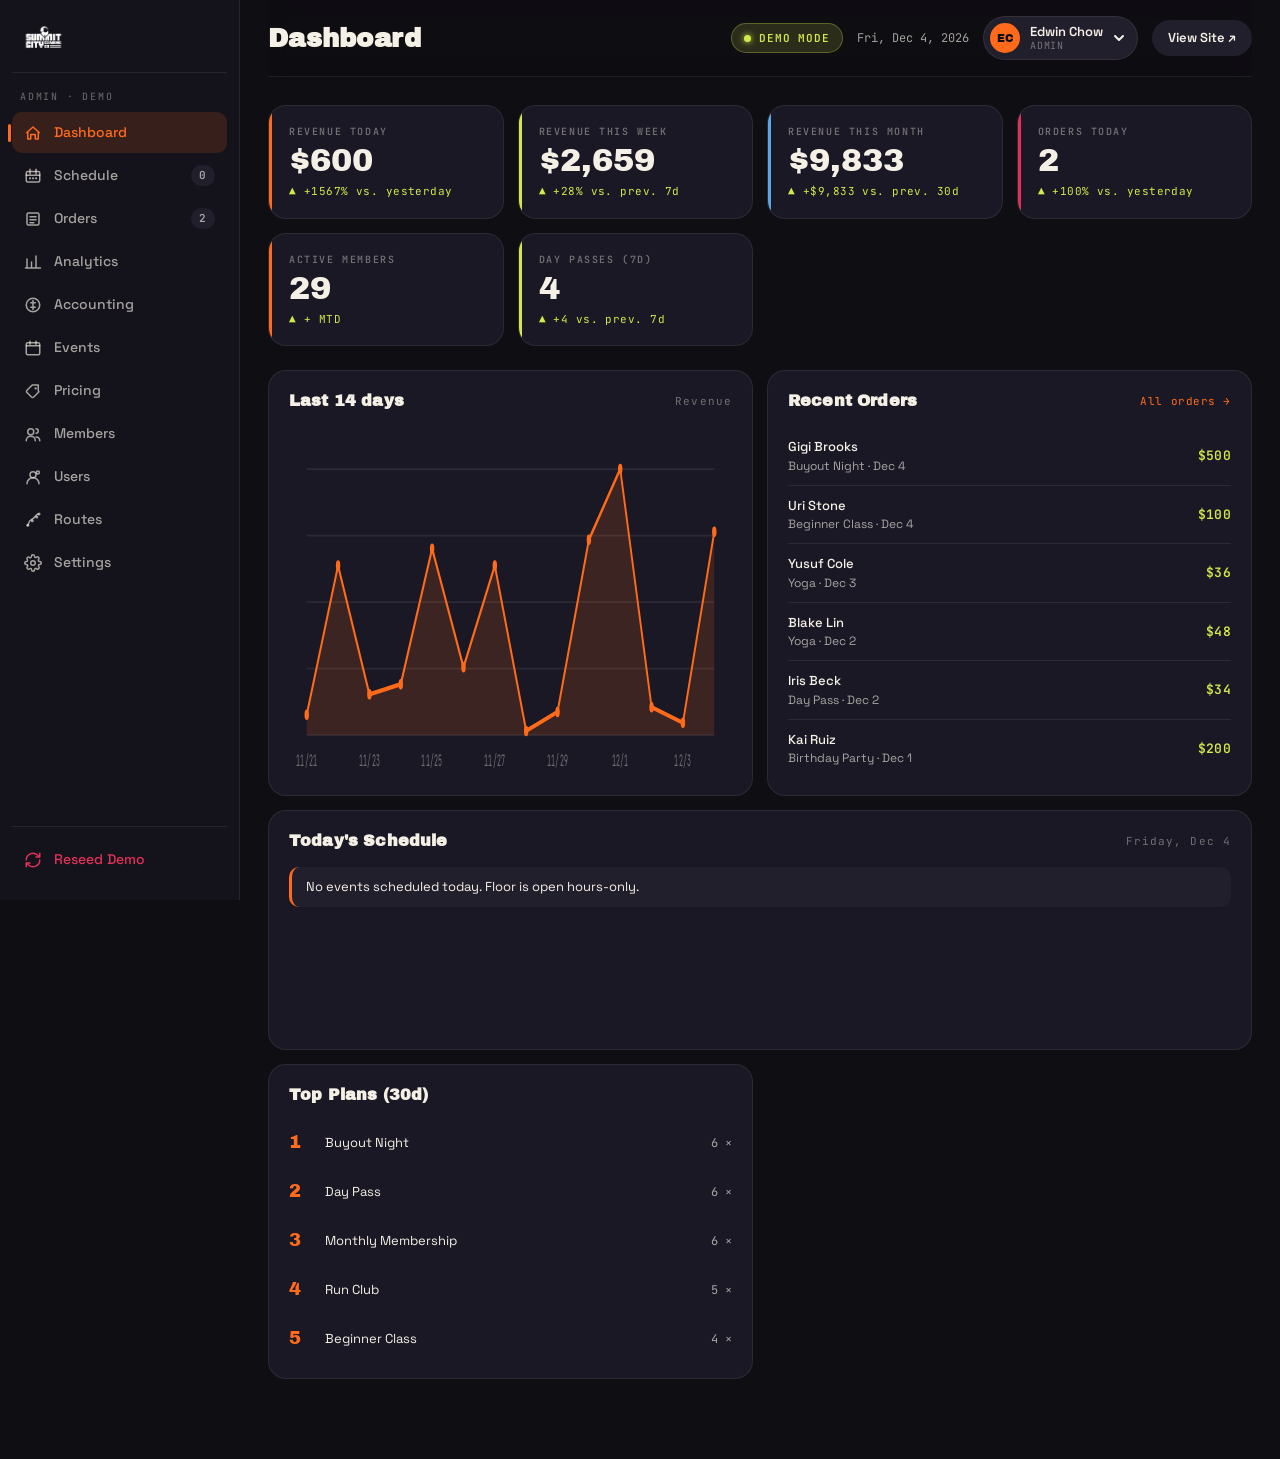
<file: admin.html>
<!DOCTYPE html>
<html lang="en">
<head>
<meta charset="UTF-8" />
<meta name="viewport" content="width=device-width, initial-scale=1.0" />
<meta name="robots" content="noindex, nofollow" />
<title>SCC · Admin</title>
<link rel="icon" type="image/png" href="assets/logos/scc-icon-fullcolor.png" />
<link rel="preconnect" href="https://fonts.googleapis.com">
<link rel="preconnect" href="https://fonts.gstatic.com" crossorigin>
<link href="https://fonts.googleapis.com/css2?family=Archivo+Black&family=Space+Grotesk:wght@300;400;500;600;700&family=JetBrains+Mono:wght@400;500;700&display=swap" rel="stylesheet">
<link rel="stylesheet" href="admin.css">
</head>
<body class="admin">

<aside class="sidebar" aria-label="Admin navigation">
  <a href="index.html" class="sb-brand" title="Back to public site">
    <img src="assets/logos/scc-horizontal-reversed.png" alt="Summit City Climbing" />
  </a>
  <div class="sb-section-label">Admin · Demo</div>
  <nav class="sb-nav" role="tablist" aria-label="Admin tabs">
    <button role="tab" class="sb-link active" data-tab="dashboard">
      <svg viewBox="0 0 24 24" aria-hidden="true"><path d="M3 12L12 4l9 8M5 10v10h4v-6h6v6h4V10" stroke="currentColor" stroke-width="2" fill="none" stroke-linejoin="round"/></svg>
      <span>Dashboard</span>
    </button>
    <button role="tab" class="sb-link" data-tab="schedule" data-perm="schedule.view">
      <svg viewBox="0 0 24 24" aria-hidden="true"><rect x="3" y="6" width="18" height="14" rx="2" stroke="currentColor" stroke-width="2" fill="none"/><path d="M3 11h18M8 3v6M16 3v6" stroke="currentColor" stroke-width="2" stroke-linecap="round"/><circle cx="8" cy="15" r="1.5" fill="currentColor"/><circle cx="12" cy="15" r="1.5" fill="currentColor"/><circle cx="16" cy="15" r="1.5" fill="currentColor"/></svg>
      <span>Schedule</span><span class="sb-badge" id="badge-schedule">0</span>
    </button>
    <button role="tab" class="sb-link" data-tab="orders" data-perm="orders.view">
      <svg viewBox="0 0 24 24" aria-hidden="true"><rect x="4" y="4" width="16" height="16" rx="2" stroke="currentColor" stroke-width="2" fill="none"/><path d="M8 9h8M8 13h8M8 17h5" stroke="currentColor" stroke-width="2" stroke-linecap="round"/></svg>
      <span>Orders</span><span class="sb-badge" id="badge-orders">0</span>
    </button>
    <button role="tab" class="sb-link" data-tab="analytics" data-perm="analytics.view">
      <svg viewBox="0 0 24 24" aria-hidden="true"><path d="M4 20V8M10 20V12M16 20V4M22 20H2" stroke="currentColor" stroke-width="2" stroke-linecap="round" fill="none"/></svg>
      <span>Analytics</span>
    </button>
    <button role="tab" class="sb-link" data-tab="accounting" data-perm="accounting.view">
      <svg viewBox="0 0 24 24" aria-hidden="true"><circle cx="12" cy="12" r="9" stroke="currentColor" stroke-width="2" fill="none"/><path d="M12 6v12M9 9h6M9 15h6" stroke="currentColor" stroke-width="2" stroke-linecap="round"/></svg>
      <span>Accounting</span>
    </button>
    <button role="tab" class="sb-link" data-tab="events" data-perm="events.view">
      <svg viewBox="0 0 24 24" aria-hidden="true"><rect x="3" y="5" width="18" height="16" rx="2" stroke="currentColor" stroke-width="2" fill="none"/><path d="M3 9h18M8 3v4M16 3v4" stroke="currentColor" stroke-width="2" stroke-linecap="round"/></svg>
      <span>Events</span>
    </button>
    <button role="tab" class="sb-link" data-tab="pricing" data-perm="pricing.edit">
      <svg viewBox="0 0 24 24" aria-hidden="true"><path d="M20 13L13 20a2 2 0 01-3 0L4 14a2 2 0 010-3l7-7h8v8z" stroke="currentColor" stroke-width="2" fill="none" stroke-linejoin="round"/><circle cx="15.5" cy="8.5" r="1.5" fill="currentColor"/></svg>
      <span>Pricing</span>
    </button>
    <button role="tab" class="sb-link" data-tab="members" data-perm="members.view">
      <svg viewBox="0 0 24 24" aria-hidden="true"><circle cx="9" cy="9" r="4" stroke="currentColor" stroke-width="2" fill="none"/><path d="M3 21c0-4 3-6 6-6s6 2 6 6M16 11a3 3 0 100-6M21 21c0-3-2-5-5-5" stroke="currentColor" stroke-width="2" fill="none" stroke-linecap="round"/></svg>
      <span>Members</span>
    </button>
    <button role="tab" class="sb-link" data-tab="users" data-perm="users.manage">
      <svg viewBox="0 0 24 24" aria-hidden="true"><circle cx="12" cy="9" r="4" stroke="currentColor" stroke-width="2" fill="none"/><path d="M4 21c0-5 4-8 8-8s8 3 8 8" stroke="currentColor" stroke-width="2" fill="none" stroke-linecap="round"/><circle cx="18.5" cy="6" r="2" stroke="currentColor" stroke-width="2" fill="none"/></svg>
      <span>Users</span>
    </button>
    <button role="tab" class="sb-link" data-tab="routes" data-perm="routes.view">
      <svg viewBox="0 0 24 24" aria-hidden="true"><path d="M5 19c2-3 1-5 4-7s4-2 6-5 4-3 4-3" stroke="currentColor" stroke-width="2" fill="none" stroke-linecap="round"/><circle cx="5" cy="19" r="2" fill="currentColor"/><circle cx="11" cy="13" r="2" fill="currentColor"/><circle cx="17" cy="8" r="2" fill="currentColor"/><circle cx="20" cy="4" r="2" fill="currentColor"/></svg>
      <span>Routes</span>
    </button>
    <button role="tab" class="sb-link" data-tab="settings" data-perm="settings.edit">
      <svg viewBox="0 0 24 24" aria-hidden="true"><circle cx="12" cy="12" r="3" stroke="currentColor" stroke-width="2" fill="none"/><path d="M19.4 15a1.7 1.7 0 00.3 1.8l.1.1a2 2 0 01-2.8 2.8l-.1-.1a1.7 1.7 0 00-1.8-.3 1.7 1.7 0 00-1 1.5V21a2 2 0 01-4 0v-.1a1.7 1.7 0 00-1-1.5 1.7 1.7 0 00-1.8.3l-.1.1a2 2 0 01-2.8-2.8l.1-.1a1.7 1.7 0 00.3-1.8 1.7 1.7 0 00-1.5-1H3a2 2 0 010-4h.1a1.7 1.7 0 001.5-1 1.7 1.7 0 00-.3-1.8l-.1-.1a2 2 0 012.8-2.8l.1.1a1.7 1.7 0 001.8.3h0a1.7 1.7 0 001-1.5V3a2 2 0 014 0v.1a1.7 1.7 0 001 1.5h0a1.7 1.7 0 001.8-.3l.1-.1a2 2 0 012.8 2.8l-.1.1a1.7 1.7 0 00-.3 1.8v0a1.7 1.7 0 001.5 1H21a2 2 0 010 4h-.1a1.7 1.7 0 00-1.5 1z" stroke="currentColor" stroke-width="2" fill="none" stroke-linejoin="round"/></svg>
      <span>Settings</span>
    </button>
  </nav>
  <div class="sb-foot">
    <button class="sb-link warn" id="seed-reset" title="Reseed demo data">
      <svg viewBox="0 0 24 24" aria-hidden="true"><path d="M3 12a9 9 0 0115-6.7L21 8M21 3v5h-5M21 12a9 9 0 01-15 6.7L3 16M3 21v-5h5" stroke="currentColor" stroke-width="2" fill="none" stroke-linecap="round" stroke-linejoin="round"/></svg>
      <span>Reseed Demo</span>
    </button>
  </div>
</aside>

<main class="content">
  <header class="topbar">
    <div class="topbar-l">
      <button class="topbar-burger" id="burger" aria-label="Open sidebar"><span></span><span></span><span></span></button>
      <h1 class="topbar-title" id="topbar-title">Dashboard</h1>
    </div>
    <div class="topbar-r">
      <span class="status-pill"><span class="dot"></span> Demo Mode</span>
      <span class="topbar-date" id="topbar-date">—</span>
      <div class="user-switcher" id="user-switcher">
        <button class="user-trigger" id="user-trigger" aria-haspopup="true" aria-expanded="false">
          <span class="user-avatar" id="user-avatar-pill">EC</span>
          <span class="user-meta">
            <span class="user-name" id="user-name-pill">Edwin Chow</span>
            <span class="user-role" id="user-role-pill">Admin</span>
          </span>
          <svg width="12" height="12" viewBox="0 0 12 12" aria-hidden="true"><path d="M2 4l4 4 4-4" stroke="currentColor" stroke-width="2" fill="none" stroke-linecap="round" stroke-linejoin="round"/></svg>
        </button>
        <div class="user-menu" id="user-menu" hidden>
          <div class="user-menu-label">Viewing as</div>
          <ul id="user-menu-list"></ul>
          <div class="user-menu-sep"></div>
          <div class="user-menu-label">In demo mode you can switch views freely.</div>
        </div>
      </div>
      <a href="index.html" class="topbar-cta" target="_blank" rel="noopener">View Site ↗</a>
    </div>
  </header>

  <!-- DASHBOARD ---------------------------------------------------- -->
  <section class="tab active" data-panel="dashboard" role="tabpanel">
    <div class="kpis">
      <article class="kpi">
        <div class="kpi-label">REVENUE TODAY</div>
        <div class="kpi-value" id="k-rev-today">$0</div>
        <div class="kpi-delta up" id="k-rev-today-d">— vs. yesterday</div>
      </article>
      <article class="kpi">
        <div class="kpi-label">REVENUE THIS WEEK</div>
        <div class="kpi-value" id="k-rev-week">$0</div>
        <div class="kpi-delta" id="k-rev-week-d">—</div>
      </article>
      <article class="kpi">
        <div class="kpi-label">REVENUE THIS MONTH</div>
        <div class="kpi-value" id="k-rev-month">$0</div>
        <div class="kpi-delta" id="k-rev-month-d">—</div>
      </article>
      <article class="kpi">
        <div class="kpi-label">ORDERS TODAY</div>
        <div class="kpi-value" id="k-orders-today">0</div>
        <div class="kpi-delta" id="k-orders-today-d">—</div>
      </article>
      <article class="kpi">
        <div class="kpi-label">ACTIVE MEMBERS</div>
        <div class="kpi-value" id="k-members">0</div>
        <div class="kpi-delta up">+ MTD</div>
      </article>
      <article class="kpi">
        <div class="kpi-label">DAY PASSES (7D)</div>
        <div class="kpi-value" id="k-passes-week">0</div>
        <div class="kpi-delta" id="k-passes-week-d">—</div>
      </article>
    </div>

    <div class="dash-grid">
      <article class="card">
        <header class="card-h"><h3>Last 14 days</h3><span class="card-sub">Revenue</span></header>
        <svg id="chart-revenue" viewBox="0 0 600 200" preserveAspectRatio="none" class="chart"></svg>
      </article>
      <article class="card">
        <header class="card-h"><h3>Recent Orders</h3><a class="card-link" data-jump="orders">All orders →</a></header>
        <ul class="list-feed" id="recent-orders"></ul>
      </article>
      <article class="card card-wide">
        <header class="card-h"><h3>Today's Schedule</h3><span class="card-sub" id="today-date"></span></header>
        <ul class="schedule" id="today-schedule"></ul>
      </article>
      <article class="card">
        <header class="card-h"><h3>Top Plans (30d)</h3></header>
        <ol class="rank-list" id="top-plans"></ol>
      </article>
    </div>
  </section>

  <!-- SCHEDULE ---------------------------------------------------- -->
  <section class="tab" data-panel="schedule" role="tabpanel">
    <div class="tab-head">
      <div>
        <h2>Schedule</h2>
        <p class="tab-sub" id="sched-sub">Who's on the floor. Tap a day to see the whole crew.</p>
      </div>
      <div class="tab-controls">
        <button class="btn-ghost" id="sched-today">Today</button>
        <button class="btn-prim" id="sched-add" data-gate="schedule.edit">+ Add Shift</button>
      </div>
    </div>

    <!-- Day slider: scrollable pill row of dates -->
    <div class="day-slider-wrap">
      <button class="day-arrow" id="day-prev" aria-label="Earlier days">‹</button>
      <div class="day-slider" id="day-slider" role="tablist" aria-label="Pick a day"></div>
      <button class="day-arrow" id="day-next" aria-label="Later days">›</button>
    </div>

    <!-- Selected day's shifts -->
    <div class="sched-grid">
      <article class="sched-board">
        <header class="sched-board-h">
          <div>
            <div class="sched-board-day" id="sched-day-label">—</div>
            <div class="sched-board-count" id="sched-day-count">— scheduled</div>
          </div>
          <div class="sched-legend" id="sched-legend"></div>
        </header>
        <div class="timeline" id="timeline" aria-label="Day timeline"></div>
      </article>

      <aside class="sched-side">
        <article class="card">
          <header class="card-h"><h3>This Week</h3></header>
          <ul class="week-summary" id="week-summary"></ul>
        </article>
        <article class="card">
          <header class="card-h"><h3>Coverage Alerts</h3></header>
          <ul class="coverage-alerts" id="coverage-alerts"></ul>
        </article>
      </aside>
    </div>

    <!-- Mobile floating add button -->
    <button class="fab" id="sched-add-fab" aria-label="Add shift" data-gate="schedule.edit">
      <svg viewBox="0 0 24 24" aria-hidden="true"><path d="M12 5v14M5 12h14" stroke="currentColor" stroke-width="3" stroke-linecap="round"/></svg>
    </button>
  </section>

  <!-- ORDERS ------------------------------------------------------- -->
  <section class="tab" data-panel="orders" role="tabpanel">
    <div class="tab-head">
      <div>
        <h2>Orders</h2>
        <p class="tab-sub">All transactions, real and seeded. Refunds, exports, and search.</p>
      </div>
      <div class="tab-controls">
        <input type="search" id="orders-search" placeholder="Search by name, email, ID…" />
        <select id="orders-filter">
          <option value="">All status</option>
          <option value="paid">Paid</option>
          <option value="refunded">Refunded</option>
        </select>
        <button class="btn-prim" id="orders-export">Export CSV</button>
      </div>
    </div>
    <div class="table-wrap">
      <table class="table" id="orders-table">
        <thead>
          <tr>
            <th data-sort="ts">Date</th>
            <th data-sort="id">Order #</th>
            <th data-sort="name">Customer</th>
            <th data-sort="exp">Type</th>
            <th data-sort="people">Qty</th>
            <th data-sort="total" class="num">Total</th>
            <th data-sort="status">Status</th>
            <th></th>
          </tr>
        </thead>
        <tbody id="orders-body"></tbody>
      </table>
      <div class="empty" id="orders-empty" hidden>
        <p>No orders match.</p>
      </div>
    </div>
  </section>

  <!-- ANALYTICS ---------------------------------------------------- -->
  <section class="tab" data-panel="analytics" role="tabpanel">
    <div class="tab-head">
      <div>
        <h2>Analytics</h2>
        <p class="tab-sub">Where the gym lives and dies.</p>
      </div>
      <div class="tab-controls">
        <select id="analytics-range">
          <option value="7">Last 7 days</option>
          <option value="14">Last 14 days</option>
          <option value="30" selected>Last 30 days</option>
          <option value="90">Last 90 days</option>
        </select>
      </div>
    </div>
    <div class="dash-grid">
      <article class="card card-wide">
        <header class="card-h"><h3>Revenue by Day</h3></header>
        <svg id="chart-revenue-big" viewBox="0 0 800 240" preserveAspectRatio="none" class="chart big"></svg>
      </article>
      <article class="card">
        <header class="card-h"><h3>Revenue by Plan</h3></header>
        <ul class="bar-list" id="revenue-by-plan"></ul>
      </article>
      <article class="card">
        <header class="card-h"><h3>Busiest Hours</h3></header>
        <div class="hours-heatmap" id="hours-heatmap"></div>
      </article>
      <article class="card">
        <header class="card-h"><h3>Repeat vs. New (30d)</h3></header>
        <div class="donut" id="repeat-donut"></div>
        <ul class="legend" id="repeat-legend"></ul>
      </article>
    </div>
  </section>

  <!-- ACCOUNTING --------------------------------------------------- -->
  <section class="tab" data-panel="accounting" role="tabpanel">
    <div class="tab-head">
      <div>
        <h2>Accounting</h2>
        <p class="tab-sub">Month P&amp;L. Drop expenses in. Receipts upload coming soon.</p>
      </div>
      <div class="tab-controls">
        <select id="acct-month"></select>
      </div>
    </div>
    <div class="pnl-grid">
      <article class="pnl-card revenue">
        <div class="pnl-label">REVENUE</div>
        <div class="pnl-value" id="pnl-rev">$0</div>
        <div class="pnl-foot" id="pnl-rev-orders">— orders</div>
      </article>
      <article class="pnl-card expenses">
        <div class="pnl-label">EXPENSES</div>
        <div class="pnl-value" id="pnl-exp">$0</div>
        <div class="pnl-foot" id="pnl-exp-count">— line items</div>
      </article>
      <article class="pnl-card net">
        <div class="pnl-label">NET</div>
        <div class="pnl-value" id="pnl-net">$0</div>
        <div class="pnl-foot" id="pnl-margin">—% margin</div>
      </article>
    </div>

    <div class="dash-grid">
      <article class="card card-wide">
        <header class="card-h"><h3>Expenses</h3></header>
        <table class="table sm" id="expenses-table">
          <thead>
            <tr><th>Date</th><th>Category</th><th>Vendor</th><th class="num">Amount</th><th></th></tr>
          </thead>
          <tbody id="expenses-body"></tbody>
        </table>
      </article>
      <article class="card">
        <header class="card-h"><h3>Add Expense</h3></header>
        <form class="form-stack" id="add-expense-form">
          <label>Date <input type="date" id="exp-date" required /></label>
          <label>Category
            <select id="exp-cat" required>
              <option value="">—</option>
              <option>Rent</option>
              <option>Utilities</option>
              <option>Route Setting</option>
              <option>Equipment</option>
              <option>Marketing</option>
              <option>Insurance</option>
              <option>Wages</option>
              <option>Pro Shop COGS</option>
              <option>Software</option>
              <option>Misc</option>
            </select>
          </label>
          <label>Vendor <input type="text" id="exp-vendor" placeholder="e.g. So Ill" required /></label>
          <label>Amount <input type="number" id="exp-amount" step="0.01" min="0" required /></label>
          <button class="btn-prim" type="submit">Add expense</button>
        </form>
      </article>
    </div>
  </section>

  <!-- EVENTS ------------------------------------------------------- -->
  <section class="tab" data-panel="events" role="tabpanel">
    <div class="tab-head">
      <div>
        <h2>Events &amp; Programs</h2>
        <p class="tab-sub">What's on the calendar. Drag to reorder, click to edit.</p>
      </div>
      <div class="tab-controls">
        <button class="btn-prim" id="add-event">+ New Event</button>
      </div>
    </div>
    <div class="event-grid" id="events-grid"></div>
  </section>

  <!-- PRICING ------------------------------------------------------ -->
  <section class="tab" data-panel="pricing" role="tabpanel">
    <div class="tab-head">
      <div>
        <h2>Pricing &amp; Plans</h2>
        <p class="tab-sub">Edit a price → it instantly updates the public booking modal.</p>
      </div>
      <div class="tab-controls">
        <button class="btn-ghost" id="prices-reset">Reset to defaults</button>
      </div>
    </div>
    <div class="prices-list" id="prices-list"></div>
  </section>

  <!-- MEMBERS ------------------------------------------------------ -->
  <section class="tab" data-panel="members" role="tabpanel">
    <div class="tab-head">
      <div>
        <h2>Members</h2>
        <p class="tab-sub">Active monthly + annual passholders. Click for full record.</p>
      </div>
      <div class="tab-controls">
        <input type="search" id="members-search" placeholder="Search…" />
        <select id="members-filter">
          <option value="">All</option>
          <option value="monthly">Monthly</option>
          <option value="annual">Annual</option>
          <option value="hero">Hero pricing</option>
        </select>
      </div>
    </div>
    <div class="table-wrap">
      <table class="table" id="members-table">
        <thead>
          <tr><th>Name</th><th>Plan</th><th>Joined</th><th>Last Visit</th><th class="num">Visits MTD</th><th>Status</th></tr>
        </thead>
        <tbody id="members-body"></tbody>
      </table>
    </div>
  </section>

  <!-- USERS / PERMISSIONS ----------------------------------------- -->
  <section class="tab" data-panel="users" role="tabpanel">
    <div class="tab-head">
      <div>
        <h2>Users &amp; Permissions</h2>
        <p class="tab-sub">Staff accounts. Roles control what each person can see and do.</p>
      </div>
      <div class="tab-controls">
        <input type="search" id="users-search" placeholder="Search staff…" />
        <select id="users-filter">
          <option value="">All roles</option>
          <option value="admin">Admin</option>
          <option value="manager">Manager</option>
          <option value="setter">Setter</option>
          <option value="staff">Staff</option>
        </select>
        <button class="btn-prim" id="users-add">+ Add User</button>
      </div>
    </div>

    <!-- Role legend -->
    <div class="role-legend">
      <div class="role-chip role-admin"><strong>Admin</strong><span>Everything. Users, settings, refunds.</span></div>
      <div class="role-chip role-manager"><strong>Manager</strong><span>Orders, scheduling, pricing, events, accounting.</span></div>
      <div class="role-chip role-setter"><strong>Setter</strong><span>Routes, schedule. Read-only elsewhere.</span></div>
      <div class="role-chip role-staff"><strong>Staff</strong><span>Schedule + read-only orders/members. Front-desk view.</span></div>
    </div>

    <div class="table-wrap">
      <table class="table" id="users-table">
        <thead>
          <tr><th></th><th>Name</th><th>Email</th><th>Role</th><th>Last Active</th><th>Status</th><th></th></tr>
        </thead>
        <tbody id="users-body"></tbody>
      </table>
    </div>
  </section>

  <!-- ROUTES ------------------------------------------------------- -->
  <section class="tab" data-panel="routes" role="tabpanel">
    <div class="tab-head">
      <div>
        <h2>Route Setting</h2>
        <p class="tab-sub">Walls + last set date. New problems land every 14 days.</p>
      </div>
      <div class="tab-controls">
        <button class="btn-prim" id="mark-set-today">Mark next-due as set today</button>
      </div>
    </div>
    <div class="walls-grid" id="walls-grid"></div>
  </section>

  <!-- SETTINGS ----------------------------------------------------- -->
  <section class="tab" data-panel="settings" role="tabpanel">
    <div class="tab-head">
      <div>
        <h2>Settings</h2>
        <p class="tab-sub">Business info, hours, alerts.</p>
      </div>
    </div>
    <div class="dash-grid">
      <article class="card card-wide">
        <header class="card-h"><h3>Business Info</h3></header>
        <form class="form-stack" id="settings-form">
          <label>Business Name <input type="text" id="s-name" /></label>
          <label>Address <input type="text" id="s-address" /></label>
          <label>Email <input type="email" id="s-email" /></label>
          <label>Phone <input type="tel" id="s-phone" /></label>
          <button class="btn-prim" type="submit">Save</button>
        </form>
      </article>
      <article class="card">
        <header class="card-h"><h3>Hours</h3></header>
        <ul class="hours-list">
          <li><span>Mon–Fri</span><span>12 PM – 9 PM</span></li>
          <li><span>Saturday</span><span>10 AM – 6 PM</span></li>
          <li><span>Sunday</span><span>1 PM – 6 PM</span></li>
        </ul>
        <p class="card-note">Hours editing — coming next.</p>
      </article>
      <article class="card">
        <header class="card-h"><h3>Demo Data</h3></header>
        <p class="card-note">All admin state lives in your browser's localStorage. To wipe everything and reseed, use the button in the sidebar.</p>
      </article>
    </div>
  </section>
</main>

<!-- Toast container -->
<div class="toast-host" id="toast-host" aria-live="polite"></div>

<!-- Edit modal (events, members, pricing) -->
<div class="amodal-shade" id="amodal" role="dialog" aria-modal="true" hidden>
  <div class="amodal" role="document">
    <button class="amodal-close" id="amodal-close" aria-label="Close">×</button>
    <div id="amodal-body"></div>
  </div>
</div>

<script src="admin.js" defer></script>
</body>
</html>
</file>
<file: styles.css>
/* ============================================================
   SUMMIT CITY CLIMBING CO. — styles.css
   Built scrappy. Kept weird.
   ============================================================ */

:root {
  --bg: #0F0E13;
  --bg-2: #161320;
  --bg-3: #1c1727;
  --chalk: #F5F0E5;
  --chalk-dim: rgba(245, 240, 229, 0.65);
  --orange: #FF6B1A;
  --lime: #D4E84A;
  --coral: #E13159;
  --sky: #5BA8E8;
  --slate: #2A2A35;

  --font-display: "Archivo Black", "Big Shoulders Display", system-ui, sans-serif;
  --font-impact: "Big Shoulders Display", "Archivo Black", system-ui, sans-serif;
  --font-body: "Space Grotesk", system-ui, -apple-system, sans-serif;
  --font-mono: "JetBrains Mono", "Fira Code", ui-monospace, monospace;

  --radius: 16px;
  --radius-lg: 28px;
  --shadow-1: 0 4px 0 var(--bg-3);
  --shadow-hard: 6px 6px 0 var(--bg);

  --container: min(1280px, 92vw);

  --t-fast: 180ms cubic-bezier(.2,.7,.3,1);
  --t-med: 360ms cubic-bezier(.2,.7,.3,1);
  --t-slow: 700ms cubic-bezier(.2,.7,.3,1);
}

/* ----- Reset ----- */
*, *::before, *::after { box-sizing: border-box; }
html { scroll-behavior: smooth; }
body {
  margin: 0;
  font-family: var(--font-body);
  font-size: 17px;
  line-height: 1.55;
  color: var(--chalk);
  background: var(--bg);
  overflow-x: hidden;
  -webkit-font-smoothing: antialiased;
  cursor: none;
}
@media (max-width: 900px), (pointer: coarse) {
  body { cursor: auto; }
  .cursor, .cursor-dot { display: none !important; }
}

img, svg { max-width: 100%; display: block; }
button { font: inherit; cursor: pointer; border: 0; background: none; color: inherit; }
input, textarea, select { font: inherit; color: inherit; }
a { color: inherit; text-decoration: none; transition: color var(--t-fast); }
a:hover { color: var(--orange); }

::selection { background: var(--orange); color: var(--bg); }

.visually-hidden {
  position: absolute; width: 1px; height: 1px;
  margin: -1px; padding: 0; overflow: hidden; clip: rect(0,0,0,0);
  white-space: nowrap; border: 0;
}

.container { width: var(--container); margin: 0 auto; }

/* ----- Loader ----- */
.loader {
  position: fixed; inset: 0; z-index: 9999;
  background: var(--bg);
  display: grid; place-items: center;
  transition: opacity 600ms ease, visibility 600ms ease;
}
.loader.gone { opacity: 0; visibility: hidden; pointer-events: none; }
.loader-svg { width: 220px; height: 220px; }
.loader-svg path {
  stroke-dasharray: 600;
  stroke-dashoffset: 600;
  animation: drawpath 1.4s cubic-bezier(.4,.1,.2,1) forwards;
}
.loader-svg circle {
  opacity: 0;
  animation: popin 200ms ease forwards;
}
.loader-svg circle:nth-of-type(1) { animation-delay: 0.2s; }
.loader-svg circle:nth-of-type(2) { animation-delay: 0.5s; }
.loader-svg circle:nth-of-type(3) { animation-delay: 0.8s; }
.loader-svg circle:nth-of-type(4) { animation-delay: 1.1s; }
.loader-svg circle:nth-of-type(5) { animation-delay: 1.3s; }

@keyframes drawpath { to { stroke-dashoffset: 0; } }
@keyframes popin {
  0% { opacity: 0; transform: scale(0.4); transform-origin: center; }
  60% { opacity: 1; transform: scale(1.3); }
  100% { opacity: 1; transform: scale(1); }
}

.loader-logo {
  position: absolute;
  bottom: 24%;
  width: 220px;
  max-width: 60vw;
  height: auto;
  opacity: 0;
  animation: logoFade 600ms ease 1.0s forwards;
}
@keyframes logoFade { to { opacity: 1; } }

.loader-text {
  position: absolute;
  bottom: 16%;
  font-family: var(--font-mono);
  font-size: 12px;
  letter-spacing: 4px;
  color: var(--chalk-dim);
  animation: blink 800ms steps(2) infinite;
}
@keyframes blink { 50% { opacity: 0.3; } }

/* ----- Custom cursor ----- */
.cursor {
  position: fixed;
  width: 36px; height: 36px;
  border: 2px solid var(--orange);
  border-radius: 50%;
  pointer-events: none;
  z-index: 9000;
  transform: translate(-50%, -50%);
  transition: width 200ms, height 200ms, border-color 200ms, background 200ms;
  mix-blend-mode: difference;
}
.cursor.hover { width: 64px; height: 64px; background: var(--orange); border-color: var(--orange); }
.cursor-dot {
  position: fixed;
  width: 6px; height: 6px;
  background: var(--orange);
  border-radius: 50%;
  pointer-events: none;
  z-index: 9001;
  transform: translate(-50%, -50%);
}

/* ----- Topo background ----- */
.topo-bg {
  position: fixed; inset: 0;
  width: 100%; height: 100%;
  pointer-events: none;
  z-index: 0;
  color: var(--orange);
  opacity: 0.18;
}

/* ----- Ticker ----- */
.ticker {
  position: relative; z-index: 50;
  background: var(--orange);
  color: var(--bg);
  border-bottom: 3px solid var(--bg);
  overflow: hidden;
  font-family: var(--font-display);
  font-size: 13px;
  letter-spacing: 0.04em;
  white-space: nowrap;
  padding: 8px 0;
}
.ticker-track {
  display: inline-flex;
  gap: 28px;
  animation: ticker 50s linear infinite;
  padding-left: 28px;
}
.ticker-track span { display: inline-flex; align-items: center; gap: 10px; }
.ticker-track .dot {
  display: inline-block;
  width: 10px; height: 10px;
  background: var(--bg);
  border-radius: 50%;
  animation: pulse 1.6s ease infinite;
}
@keyframes pulse {
  0%, 100% { transform: scale(1); }
  50% { transform: scale(1.4); }
}
@keyframes ticker {
  0% { transform: translateX(0); }
  100% { transform: translateX(-50%); }
}

/* ----- Nav ----- */
.nav {
  position: sticky; top: 0; z-index: 100;
  display: grid;
  grid-template-columns: auto 1fr auto auto;
  align-items: center;
  gap: 24px;
  padding: 16px 4vw;
  background: rgba(15, 14, 19, 0.78);
  backdrop-filter: blur(14px);
  -webkit-backdrop-filter: blur(14px);
  border-bottom: 1px solid rgba(245, 240, 229, 0.06);
}

.logo {
  display: flex; align-items: center;
  color: var(--chalk);
}
.logo-img {
  height: 56px;
  width: auto;
  transition: transform var(--t-med);
}
.logo:hover .logo-img { transform: rotate(-2deg) scale(1.04); }
.logo:hover { color: var(--chalk); }
@media (max-width: 1100px) {
  .logo-img { height: 48px; }
}
@media (max-width: 600px) {
  .logo-img { height: 40px; }
}

.nav-links {
  display: flex; gap: 22px;
  font-family: var(--font-mono);
  font-size: 13px;
  letter-spacing: 0.06em;
  text-transform: uppercase;
  justify-content: center;
}
.nav-links a {
  position: relative;
  color: var(--chalk-dim);
}
.nav-links a::after {
  content: "";
  position: absolute; left: 0; right: 0; bottom: -6px;
  height: 2px; background: var(--orange);
  transform: scaleX(0); transform-origin: left;
  transition: transform var(--t-fast);
}
.nav-links a:hover { color: var(--chalk); }
.nav-links a:hover::after { transform: scaleX(1); }

.btn-book {
  display: inline-flex; align-items: center; gap: 8px;
  padding: 12px 20px;
  background: var(--orange);
  color: var(--bg);
  font-family: var(--font-display);
  font-size: 14px;
  letter-spacing: 0.04em;
  border-radius: 999px;
  border: 2px solid var(--orange);
  transition: transform var(--t-fast), box-shadow var(--t-fast), background var(--t-fast);
  box-shadow: 0 0 0 0 rgba(255, 107, 26, 0);
}
.btn-book:hover {
  transform: translate(-2px, -2px);
  box-shadow: 4px 4px 0 var(--bg);
}

.nav-toggle {
  display: none;
  flex-direction: column;
  gap: 4px;
  padding: 10px;
}
.nav-toggle span {
  display: block; width: 22px; height: 2px;
  background: var(--chalk);
  transition: transform var(--t-fast), opacity var(--t-fast);
}
.nav-toggle[aria-expanded="true"] span:nth-child(1) { transform: translateY(6px) rotate(45deg); }
.nav-toggle[aria-expanded="true"] span:nth-child(2) { opacity: 0; }
.nav-toggle[aria-expanded="true"] span:nth-child(3) { transform: translateY(-6px) rotate(-45deg); }

@media (max-width: 1000px) {
  .nav { grid-template-columns: auto 1fr auto; }
  .nav-links {
    position: absolute; inset: 100% 0 auto 0;
    flex-direction: column;
    gap: 0;
    background: var(--bg-2);
    padding: 0 6vw;
    max-height: 0;
    overflow: hidden;
    transition: max-height var(--t-med);
  }
  .nav-links.open { max-height: 480px; padding: 24px 6vw; }
  .nav-links a { padding: 12px 0; font-size: 16px; border-bottom: 1px solid rgba(245,240,229,0.05); }
  .nav-toggle { display: flex; }
  .nav-cta { display: none; }
}

/* ============================================================
   HERO
   ============================================================ */
.hero {
  position: relative;
  z-index: 1;
  display: grid;
  grid-template-columns: 1fr 1fr;
  grid-template-areas:
    "meta meta"
    "headline wall"
    "ctas wall"
    "stats stats";
  gap: 36px 60px;
  padding: 60px 4vw 80px;
  min-height: 100vh;
  align-items: start;
  overflow: hidden;
}
.hero-grain {
  position: absolute; inset: 0;
  background:
    radial-gradient(circle at 20% 80%, rgba(255, 107, 26, 0.18), transparent 50%),
    radial-gradient(circle at 80% 0%, rgba(91, 168, 232, 0.12), transparent 50%);
  pointer-events: none;
  z-index: -1;
}

.hero-meta { grid-area: meta; }
.meta-row { display: flex; gap: 12px; flex-wrap: wrap; }
.tag {
  display: inline-block;
  padding: 6px 14px;
  border: 1px solid rgba(245, 240, 229, 0.2);
  border-radius: 999px;
  font-family: var(--font-mono);
  font-size: 11px;
  letter-spacing: 0.16em;
  color: var(--chalk-dim);
  background: rgba(245, 240, 229, 0.03);
}

.hero-headline {
  grid-area: headline;
  align-self: end;
}
.hero-headline h1 {
  font-family: var(--font-display);
  font-size: clamp(80px, 18vw, 280px);
  line-height: 0.82;
  letter-spacing: -0.04em;
  margin: 0;
  color: var(--chalk);
}
.hero-headline .word { display: inline-block; }
.hero-headline .word.italic {
  font-style: italic;
  color: var(--orange);
  font-family: var(--font-impact);
  font-weight: 900;
  margin-left: 0.04em;
}
.hero-headline .char {
  display: inline-block;
  animation: charin 700ms cubic-bezier(.2,.7,.2,1) backwards;
}
.hero-headline .char:nth-child(1) { animation-delay: 0.05s; }
.hero-headline .char:nth-child(2) { animation-delay: 0.10s; }
.hero-headline .char:nth-child(3) { animation-delay: 0.15s; }
.hero-headline .char:nth-child(4) { animation-delay: 0.20s; }
.hero-headline .word.italic .char:nth-child(1) { animation-delay: 0.30s; }
.hero-headline .word.italic .char:nth-child(2) { animation-delay: 0.35s; }
.hero-headline .word.italic .char:nth-child(3) { animation-delay: 0.40s; }
@keyframes charin {
  from { opacity: 0; transform: translateY(60%) rotate(-6deg); }
  to { opacity: 1; transform: translateY(0) rotate(0); }
}

.kicker {
  font-size: clamp(16px, 1.4vw, 20px);
  line-height: 1.4;
  margin-top: 20px;
  max-width: 36ch;
  color: var(--chalk-dim);
}

/* Wall ---- */
.wall {
  grid-area: wall;
  grid-row: span 2;
  position: relative;
  align-self: start;
  max-width: 460px;
  justify-self: end;
  width: 100%;
}
.wall-svg {
  width: 100%;
  height: auto;
  border-radius: 24px;
  filter: drop-shadow(0 20px 40px rgba(0,0,0,0.4));
}
.hold {
  cursor: none;
  transition: transform var(--t-fast), filter var(--t-fast);
  transform-box: fill-box;
  transform-origin: center;
  filter: drop-shadow(0 0 0 transparent);
}
.hold:hover, .hold:focus-visible, .hold.tagged {
  transform: scale(1.25);
  filter: drop-shadow(0 0 12px var(--orange));
  outline: none;
}
.hold.tagged polygon, .hold.tagged circle {
  filter: brightness(1.1);
}

#route-line {
  stroke-dashoffset: 1000;
  stroke-dasharray: 1000;
  transition: stroke-dashoffset 800ms ease;
}
#route-line.drawn { stroke-dashoffset: 0; }

.wall-caption {
  position: absolute;
  top: 14px; left: 14px; right: 14px;
  display: flex; justify-content: space-between;
  font-family: var(--font-mono);
  font-size: 11px;
  letter-spacing: 0.1em;
  color: var(--chalk);
  pointer-events: none;
}
.wall-caption .grade {
  background: var(--bg);
  border: 1px solid rgba(245,240,229,0.2);
  padding: 4px 10px;
  border-radius: 999px;
}
.wall-caption .hint {
  background: var(--orange);
  color: var(--bg);
  padding: 4px 10px;
  border-radius: 999px;
  animation: bounce 2s ease infinite;
}
@keyframes bounce {
  0%, 100% { transform: translateY(0); }
  50% { transform: translateY(-3px); }
}

.hero-ctas {
  grid-area: ctas;
  display: flex; gap: 14px; flex-wrap: wrap;
  align-items: center;
  margin-top: 12px;
}

.btn-primary {
  display: inline-flex; align-items: center; gap: 10px;
  padding: 18px 28px;
  background: var(--orange);
  color: var(--bg);
  font-family: var(--font-display);
  font-size: 15px;
  letter-spacing: 0.06em;
  border-radius: 999px;
  border: 2px solid var(--orange);
  transition: all var(--t-fast);
  position: relative;
}
.btn-primary:hover {
  transform: translate(-3px, -3px);
  box-shadow: 6px 6px 0 var(--bg-3);
  background: var(--lime);
  border-color: var(--lime);
  color: var(--bg);
}
.btn-primary.small { padding: 12px 20px; font-size: 13px; }

.btn-ghost {
  display: inline-flex; align-items: center; gap: 8px;
  padding: 16px 24px;
  background: transparent;
  color: var(--chalk);
  font-family: var(--font-display);
  font-size: 14px;
  letter-spacing: 0.06em;
  border: 2px solid rgba(245, 240, 229, 0.25);
  border-radius: 999px;
  transition: all var(--t-fast);
}
.btn-ghost:hover {
  border-color: var(--chalk);
  background: var(--chalk);
  color: var(--bg);
  transform: translate(-2px, -2px);
}

.hero-stats {
  grid-area: stats;
  display: grid;
  grid-template-columns: repeat(4, 1fr);
  gap: 4px;
  border-top: 1px solid rgba(245, 240, 229, 0.1);
  padding-top: 24px;
  margin-top: 24px;
}
.stat {
  display: flex; flex-direction: column;
  gap: 4px;
  padding-right: 16px;
}
.stat-num {
  font-family: var(--font-display);
  font-size: clamp(36px, 4vw, 64px);
  line-height: 0.95;
  color: var(--chalk);
}
.stat-label {
  font-family: var(--font-mono);
  font-size: 10px;
  letter-spacing: 0.18em;
  color: var(--chalk-dim);
}

.scroll-cue {
  position: absolute;
  right: 4vw; bottom: 24px;
  display: flex; flex-direction: column; align-items: center; gap: 6px;
  font-family: var(--font-mono);
  font-size: 11px;
  letter-spacing: 0.2em;
  color: var(--chalk-dim);
}
.scroll-cue svg {
  animation: cue 1.6s ease infinite;
}
@keyframes cue {
  0% { transform: translateY(0); opacity: 0.4; }
  50% { transform: translateY(6px); opacity: 1; }
  100% { transform: translateY(0); opacity: 0.4; }
}

@media (max-width: 900px) {
  .hero {
    grid-template-columns: 1fr;
    grid-template-areas:
      "meta"
      "headline"
      "wall"
      "ctas"
      "stats";
    padding: 32px 6vw 60px;
  }
  .wall { max-width: 360px; justify-self: center; }
  .hero-stats { grid-template-columns: repeat(2, 1fr); gap: 16px 4px; }
  .scroll-cue { display: none; }
}

/* ============================================================
   GENERIC SECTION STYLES
   ============================================================ */
section { position: relative; z-index: 1; }
section + section { padding-top: clamp(80px, 12vw, 140px); }

.section-eyebrow {
  display: inline-flex; align-items: center; gap: 14px;
  font-family: var(--font-mono);
  font-size: 12px;
  letter-spacing: 0.22em;
  text-transform: uppercase;
  color: var(--orange);
  margin-bottom: 18px;
}
.section-eyebrow .dash {
  display: inline-block; width: 32px; height: 2px;
  background: var(--orange);
}

.section-title {
  font-family: var(--font-display);
  font-size: clamp(40px, 7vw, 96px);
  line-height: 0.92;
  letter-spacing: -0.02em;
  margin: 0 0 24px;
  color: var(--chalk);
  max-width: 18ch;
}
.section-title em {
  font-family: var(--font-impact);
  font-style: italic;
  font-weight: 900;
  color: var(--orange);
}
.section-title.big {
  font-size: clamp(56px, 10vw, 160px);
}
.section-title .strike {
  position: relative; display: inline-block;
}
.section-title .strike::after {
  content: ""; position: absolute; left: -4%; right: -4%; top: 52%;
  height: 8%; background: var(--coral);
  transform: rotate(-3deg);
}

.hl-orange { color: var(--orange); }
.hl-lime { color: var(--lime); }
.hl-coral { color: var(--coral); }

.lede {
  font-size: clamp(18px, 1.6vw, 22px);
  line-height: 1.5;
  max-width: 60ch;
  color: var(--chalk-dim);
  margin: 0 0 32px;
}
.lede strong { color: var(--chalk); }

/* ============================================================
   TOUR (gym tour video)
   ============================================================ */
.tour {
  padding: 80px 0 100px;
}
.tour-grid {
  display: grid;
  grid-template-columns: 1fr 1.4fr;
  gap: 60px;
  align-items: center;
}
.tour-text { max-width: 50ch; }
.tour-list {
  list-style: none;
  padding: 0; margin: 24px 0 32px;
  display: flex; flex-direction: column; gap: 14px;
}
.tour-list li {
  display: flex; gap: 14px; align-items: flex-start;
  font-size: 15px;
  color: var(--chalk-dim);
  line-height: 1.5;
}
.tour-list .bullet {
  flex-shrink: 0;
  width: 32px; height: 32px;
  display: grid; place-items: center;
  background: var(--bg-2);
  color: var(--orange);
  border: 1px solid rgba(255, 107, 26, 0.4);
  border-radius: 50%;
  font-family: var(--font-mono);
  font-size: 11px;
  font-weight: 700;
}
.tour-ctas { display: flex; gap: 14px; flex-wrap: wrap; }

/* Video card frame */
.video-card {
  position: relative;
  border-radius: var(--radius-lg);
  overflow: hidden;
  background: var(--bg-2);
  border: 2px solid rgba(245,240,229,0.08);
  box-shadow: 0 30px 60px rgba(0,0,0,0.5);
  transform: rotate(-0.6deg);
  transition: transform var(--t-med);
}
.video-card:hover { transform: rotate(0deg); }
.video-wrap {
  position: relative;
  aspect-ratio: 16 / 9;
  width: 100%;
  background: #000;
}
.video-wrap.wide { aspect-ratio: 16 / 9; }
.video-wrap iframe {
  position: absolute; inset: 0;
  width: 100%; height: 100%;
  border: 0;
}
.video-meta {
  display: flex; justify-content: space-between; align-items: center;
  padding: 12px 16px;
  background: var(--bg-3);
  font-family: var(--font-mono);
  font-size: 11px;
  letter-spacing: 0.16em;
  color: var(--chalk-dim);
}
.video-tag {
  color: var(--orange);
  font-weight: 700;
}
@media (max-width: 900px) {
  .tour-grid { grid-template-columns: 1fr; gap: 32px; }
}

/* ============================================================
   COMPETITIONS / FINALS VIDEO
   ============================================================ */
.comps {
  padding: 100px 0;
  background:
    linear-gradient(180deg, transparent, rgba(91, 168, 232, 0.05), transparent);
}
.comps-grid {
  display: grid;
  grid-template-columns: 1.5fr 1fr;
  gap: 32px;
  margin-top: 40px;
  align-items: center;
}
.comp-video-card {
  position: relative;
  border-radius: var(--radius-lg);
  overflow: hidden;
  background: #000;
  border: 3px solid var(--orange);
  box-shadow:
    -8px 8px 0 var(--bg-3),
    -16px 16px 40px rgba(255, 107, 26, 0.15);
  transition: transform var(--t-med);
}
.comp-video-card:hover { transform: translate(4px, -4px); }
.video-overlay-meta {
  position: absolute;
  bottom: 16px; left: 16px;
  display: flex; gap: 14px; align-items: center;
  background: rgba(15,14,19,0.85);
  backdrop-filter: blur(8px);
  padding: 8px 14px;
  border-radius: 999px;
  font-family: var(--font-mono);
  font-size: 11px;
  letter-spacing: 0.16em;
  color: var(--chalk-dim);
  pointer-events: none;
}
.video-overlay-meta .video-tag { color: var(--orange); }

.comps-side {
  display: flex; flex-direction: column; gap: 20px;
}
.comp-stat {
  padding: 20px 24px;
  background: var(--bg-2);
  border-radius: var(--radius);
  border-left: 4px solid var(--orange);
}
.comp-stat:nth-child(1) { border-left-color: var(--lime); }
.comp-stat:nth-child(2) { border-left-color: var(--orange); }
.comp-stat:nth-child(3) { border-left-color: var(--coral); }
.comp-stat .big-num {
  font-family: var(--font-display);
  font-size: 40px;
  line-height: 0.95;
  margin-bottom: 4px;
}
.comp-stat .big-num.lime { color: var(--lime); }
.comp-stat .big-num.orange { color: var(--orange); }
.comp-stat .big-num.coral { color: var(--coral); }
.comp-stat p {
  margin: 0;
  font-size: 14px;
  color: var(--chalk-dim);
}

@media (max-width: 900px) {
  .comps-grid { grid-template-columns: 1fr; }
}

/* ============================================================
   ORIGIN PHOTO
   ============================================================ */
.origin-visual {
  display: flex; flex-direction: column; gap: 20px;
  position: sticky;
  top: 100px;
}
.origin-photo {
  position: relative;
  border-radius: var(--radius-lg);
  overflow: hidden;
  border: 2px solid rgba(245,240,229,0.08);
  transform: rotate(1deg);
  transition: transform var(--t-med);
  aspect-ratio: 4 / 5;
}
.origin-photo:hover { transform: rotate(0deg); }
.origin-photo img {
  width: 100%; height: 100%;
  object-fit: cover;
  display: block;
}
.origin-photo-tag {
  position: absolute;
  bottom: 12px; left: 12px;
  background: var(--orange);
  color: var(--bg);
  padding: 6px 12px;
  border-radius: 999px;
  font-family: var(--font-mono);
  font-size: 10px;
  letter-spacing: 0.18em;
  font-weight: 700;
}

/* ============================================================
   FACILITY FEATURE PHOTO
   ============================================================ */
.fac-feature {
  background-color: var(--orange);
  background-image: var(--fac-bg);
  background-size: cover;
  background-position: center;
  position: relative;
  isolation: isolate;
}
.fac-feature::after {
  content: ""; position: absolute; inset: 0;
  background: linear-gradient(135deg, rgba(255, 107, 26, 0.92), rgba(225, 49, 89, 0.85));
  z-index: -1;
}
.fac-feature-inner {
  position: relative;
  z-index: 1;
}

/* ============================================================
   TEAM PORTRAIT (real photos)
   ============================================================ */
.goat-portrait {
  aspect-ratio: 1;
  border-radius: 14px;
  overflow: hidden;
  position: relative;
  margin-bottom: 16px;
  background: var(--bg-3);
}
.goat-portrait::before, .goat-portrait::after { content: none; }
.goat-portrait img {
  width: 100%; height: 100%;
  object-fit: cover;
  display: block;
  transition: transform 600ms cubic-bezier(.2,.7,.3,1), filter 400ms ease;
  filter: saturate(0.85) contrast(1.05);
}
.goat:hover .goat-portrait img {
  transform: scale(1.06);
  filter: saturate(1.1) contrast(1.05);
}

/* ============================================================
   GALLERY
   ============================================================ */
.gallery {
  padding: 100px 0 100px;
  overflow: hidden;
}
.gallery .container { margin-bottom: 40px; }

.gallery-rail {
  display: grid;
  grid-template-columns: repeat(4, 1fr);
  grid-auto-rows: 220px;
  gap: 12px;
  padding: 0 4vw;
}
.g-card {
  position: relative;
  border-radius: var(--radius);
  overflow: hidden;
  background: var(--bg-2);
  cursor: none;
}
.g-card img {
  width: 100%; height: 100%;
  object-fit: cover;
  display: block;
  transition: transform 600ms cubic-bezier(.2,.7,.3,1), filter 400ms ease;
  filter: saturate(0.85);
}
.g-card:hover img {
  transform: scale(1.08);
  filter: saturate(1.1);
}
.g-card::before {
  content: attr(data-cap);
  position: absolute;
  inset: auto 0 0 0;
  padding: 14px 16px;
  background: linear-gradient(0deg, rgba(15,14,19,0.92), transparent);
  font-family: var(--font-mono);
  font-size: 12px;
  letter-spacing: 0.06em;
  color: var(--chalk);
  z-index: 2;
  opacity: 0;
  transform: translateY(8px);
  transition: opacity var(--t-fast), transform var(--t-fast);
  pointer-events: none;
}
.g-card:hover::before { opacity: 1; transform: translateY(0); }

.g-tall { grid-row: span 2; }
.g-wide { grid-column: span 2; }

@media (max-width: 1100px) {
  .gallery-rail {
    grid-template-columns: repeat(3, 1fr);
    grid-auto-rows: 180px;
  }
}
@media (max-width: 700px) {
  .gallery-rail {
    grid-template-columns: repeat(2, 1fr);
    grid-auto-rows: 160px;
    gap: 8px;
  }
  .g-wide { grid-column: span 2; }
}

/* ============================================================
   MISSION / PILLARS
   ============================================================ */
.mission {
  padding: 100px 0;
}

.pillars {
  display: grid;
  grid-template-columns: repeat(3, 1fr);
  gap: 18px;
  margin-top: 40px;
}
.pillar {
  position: relative;
  padding: 28px;
  border-radius: var(--radius-lg);
  border: 2px solid rgba(245,240,229,0.08);
  background: var(--bg-2);
  overflow: hidden;
  transition: transform var(--t-med), border-color var(--t-med);
}
.pillar:hover { transform: translateY(-6px); border-color: rgba(245,240,229,0.2); }
.pillar-num {
  font-family: var(--font-mono);
  font-size: 14px;
  color: var(--chalk-dim);
  margin-bottom: 60px;
}
.pillar h3 {
  font-family: var(--font-display);
  font-size: 38px;
  line-height: 1;
  margin: 0 0 12px;
}
.pillar p { color: var(--chalk-dim); }
.pillar-icon {
  position: absolute;
  top: 24px; right: 24px;
  width: 44px; height: 44px;
}
.pillar-orange { color: var(--orange); }
.pillar-orange .pillar-icon { color: var(--orange); }
.pillar-lime { color: var(--lime); }
.pillar-lime .pillar-icon { color: var(--lime); }
.pillar-coral { color: var(--coral); }
.pillar-coral .pillar-icon { color: var(--coral); }
.pillar h3 { color: var(--chalk); }

@media (max-width: 800px) {
  .pillars { grid-template-columns: 1fr; }
}

/* ============================================================
   ORIGIN
   ============================================================ */
.origin {
  padding: 60px 0 100px;
  background: linear-gradient(180deg, transparent, rgba(255, 107, 26, 0.03));
}
.origin-grid {
  display: grid;
  grid-template-columns: 1.3fr 1fr;
  gap: 80px;
  align-items: start;
}
.origin-text { max-width: 60ch; }
.origin-body p { color: var(--chalk-dim); margin: 0 0 18px; }
.origin-body strong { color: var(--chalk); }

.pull-quote {
  font-family: var(--font-display);
  font-size: clamp(22px, 2.4vw, 32px);
  line-height: 1.2;
  color: var(--chalk);
  border-left: 4px solid var(--orange);
  padding: 8px 0 8px 24px;
  margin: 24px 0;
}
.quote-attr {
  display: block;
  font-family: var(--font-mono);
  font-size: 12px;
  letter-spacing: 0.1em;
  color: var(--chalk-dim);
  margin-top: 12px;
  font-style: normal;
  font-weight: normal;
}

.origin-visual { position: sticky; top: 100px; }
.map-card {
  background: var(--bg-2);
  border: 2px solid rgba(245,240,229,0.08);
  border-radius: var(--radius-lg);
  padding: 24px;
  transform: rotate(-1.5deg);
  transition: transform var(--t-med);
}
.map-card:hover { transform: rotate(0deg); }
.map-label {
  font-family: var(--font-mono);
  font-size: 11px;
  letter-spacing: 0.16em;
  color: var(--chalk-dim);
  margin-bottom: 12px;
}
.map-svg { border-radius: 14px; overflow: hidden; }
.map-caption {
  margin-top: 16px;
  font-family: var(--font-display);
  font-size: 16px;
  line-height: 1.3;
  color: var(--chalk);
}

@media (max-width: 900px) {
  .origin-grid { grid-template-columns: 1fr; gap: 40px; }
  .origin-visual { position: static; }
}

/* ============================================================
   FACILITY
   ============================================================ */
.wall-section { padding: 0 0 100px; }

.facility-grid {
  display: grid;
  grid-template-columns: 1.4fr 1fr 1fr;
  grid-template-rows: auto auto;
  gap: 18px;
  margin-top: 40px;
}
.fac-card {
  background: var(--bg-2);
  border: 2px solid rgba(245,240,229,0.08);
  border-radius: var(--radius-lg);
  padding: 32px;
  transition: transform var(--t-med), background var(--t-med);
  position: relative;
  overflow: hidden;
}
.fac-card:hover { transform: translateY(-4px); }
.fac-card::before {
  content: ""; position: absolute; inset: 0;
  background: radial-gradient(circle at 0% 0%, rgba(255, 107, 26, 0.1), transparent 50%);
  opacity: 0; transition: opacity var(--t-med);
}
.fac-card:hover::before { opacity: 1; }

.fac-feature {
  grid-row: span 2;
  background:
    linear-gradient(135deg, var(--orange), var(--coral));
  color: var(--bg);
  border: none;
}
.fac-feature .fac-num span,
.fac-feature h4,
.fac-feature p { color: var(--bg); }
.fac-feature .fac-num em { color: rgba(15, 14, 19, 0.7); }

.fac-num {
  font-family: var(--font-display);
  font-size: clamp(48px, 6vw, 84px);
  line-height: 0.9;
  margin-bottom: 16px;
  display: flex; align-items: baseline; gap: 8px;
}
.fac-num em {
  font-family: var(--font-mono);
  font-style: normal;
  font-size: 12px;
  letter-spacing: 0.2em;
  color: var(--chalk-dim);
}
.fac-card h4 {
  font-family: var(--font-display);
  font-size: 18px;
  letter-spacing: 0.04em;
  margin: 0 0 8px;
  color: var(--chalk);
}
.fac-card p { font-size: 14px; color: var(--chalk-dim); margin: 0; }

.fac-strength { color: var(--lime); }
.fac-strength h4 { color: var(--chalk); }
.fac-shop { color: var(--sky); }
.fac-shop h4 { color: var(--chalk); }
.fac-icon { width: 48px; height: 48px; margin-bottom: 16px; }

@media (max-width: 900px) {
  .facility-grid { grid-template-columns: 1fr 1fr; }
  .fac-feature { grid-column: span 2; grid-row: span 1; }
}
@media (max-width: 600px) {
  .facility-grid { grid-template-columns: 1fr; }
  .fac-feature { grid-column: span 1; }
}

/* ============================================================
   PRICING
   ============================================================ */
.pricing { padding: 100px 0; }

.discount-toggle {
  display: flex; align-items: center; gap: 8px; flex-wrap: wrap;
  margin: 16px 0 40px;
}
.d-btn {
  padding: 10px 20px;
  background: transparent;
  color: var(--chalk-dim);
  font-family: var(--font-mono);
  font-size: 12px;
  letter-spacing: 0.16em;
  text-transform: uppercase;
  border: 1px solid rgba(245,240,229,0.2);
  border-radius: 999px;
  transition: all var(--t-fast);
}
.d-btn.active {
  background: var(--lime);
  color: var(--bg);
  border-color: var(--lime);
}
.disc-info {
  font-family: var(--font-mono);
  font-size: 12px;
  color: var(--chalk-dim);
  max-width: 50ch;
}

.plans {
  display: grid;
  grid-template-columns: repeat(3, 1fr);
  gap: 18px;
}
.plan {
  display: flex; flex-direction: column;
  padding: 28px;
  background: var(--bg-2);
  border: 2px solid rgba(245,240,229,0.08);
  border-radius: var(--radius-lg);
  transition: transform var(--t-med), border-color var(--t-med);
  position: relative;
  overflow: hidden;
}
.plan:hover { transform: translateY(-6px); border-color: var(--orange); }

.plan-h {
  display: flex; flex-direction: column; gap: 8px;
  margin-bottom: 16px;
}
.plan-tag {
  font-family: var(--font-mono);
  font-size: 11px;
  letter-spacing: 0.18em;
  color: var(--orange);
  text-transform: uppercase;
}
.plan h3 {
  font-family: var(--font-display);
  font-size: 32px;
  line-height: 1;
  margin: 0;
}
.plan-price {
  display: flex; align-items: baseline; gap: 4px;
  margin: 16px 0 24px;
  font-family: var(--font-display);
}
.plan-price .dollar {
  font-size: 24px;
  color: var(--chalk-dim);
}
.plan-price .amount {
  font-size: clamp(48px, 5vw, 72px);
  line-height: 0.9;
  color: var(--chalk);
  transition: color var(--t-med);
}
.plan-price .per {
  font-family: var(--font-mono);
  font-size: 13px;
  letter-spacing: 0.1em;
  color: var(--chalk-dim);
  margin-left: 4px;
}
.plan-price .amount-text {
  font-size: 28px;
  line-height: 0.95;
  color: var(--chalk);
}

.plan-list {
  list-style: none;
  padding: 0; margin: 0 0 28px;
  display: flex; flex-direction: column; gap: 8px;
  flex: 1;
}
.plan-list li {
  font-size: 14px;
  color: var(--chalk-dim);
  position: relative;
  padding-left: 22px;
}
.plan-list li::before {
  content: "↗";
  position: absolute; left: 0; top: 0;
  font-family: var(--font-mono);
  color: var(--orange);
  font-weight: 700;
}

.plan-cta {
  width: 100%;
  padding: 14px 18px;
  background: transparent;
  color: var(--chalk);
  border: 2px solid rgba(245,240,229,0.2);
  border-radius: 12px;
  font-family: var(--font-display);
  font-size: 13px;
  letter-spacing: 0.06em;
  transition: all var(--t-fast);
}
.plan-cta:hover {
  background: var(--orange);
  color: var(--bg);
  border-color: var(--orange);
}

.plan-feature {
  background: var(--orange);
  border-color: var(--orange);
  color: var(--bg);
}
.plan-feature .plan-tag, .plan-feature h3, .plan-feature .plan-price .dollar,
.plan-feature .plan-price .amount, .plan-feature .plan-price .per,
.plan-feature .plan-list li { color: var(--bg); }
.plan-feature .plan-list li::before { color: var(--bg); }
.plan-feature .plan-cta {
  background: var(--bg);
  color: var(--chalk);
  border-color: var(--bg);
}
.plan-feature .plan-cta:hover {
  background: var(--lime);
  color: var(--bg);
  border-color: var(--lime);
}
.plan-flag {
  position: absolute; top: 16px; right: -8px;
  background: var(--bg);
  color: var(--lime);
  font-family: var(--font-mono);
  font-size: 11px;
  letter-spacing: 0.16em;
  padding: 6px 12px;
  border-radius: 4px;
  transform: rotate(4deg);
}

.plan-gift {
  background:
    repeating-linear-gradient(45deg, var(--bg-2) 0 12px, var(--bg-3) 12px 24px);
}

.pricing-fine {
  margin-top: 32px;
  font-family: var(--font-mono);
  font-size: 13px;
  color: var(--chalk-dim);
  text-align: center;
}
.pricing-fine strong { color: var(--chalk); margin: 0 4px; }

@media (max-width: 900px) {
  .plans { grid-template-columns: 1fr 1fr; }
}
@media (max-width: 600px) {
  .plans { grid-template-columns: 1fr; }
}

/* ============================================================
   PROGRAMS
   ============================================================ */
.programs { padding: 100px 0; }
.prog-grid {
  display: grid;
  grid-template-columns: repeat(4, 1fr);
  gap: 14px;
  margin-top: 40px;
}
.prog {
  position: relative;
  padding: 28px 24px;
  background: var(--bg-2);
  border: 2px solid rgba(245,240,229,0.08);
  border-radius: var(--radius-lg);
  display: flex; flex-direction: column; gap: 12px;
  transition: transform var(--t-med), background var(--t-med);
  overflow: hidden;
  min-height: 280px;
}
.prog::before {
  content: "";
  position: absolute; top: 0; left: 0; right: 0;
  height: 4px;
  transition: height var(--t-med);
}
.prog-1::before { background: var(--orange); }
.prog-2::before { background: var(--coral); }
.prog-3::before { background: var(--lime); }
.prog-4::before { background: var(--sky); }
.prog-5::before { background: var(--orange); }
.prog-6::before { background: var(--lime); }
.prog-7::before { background: var(--coral); }
.prog-8::before { background: var(--sky); }
.prog:hover { transform: translateY(-4px); }
.prog:hover::before { height: 100%; opacity: 0.1; }

.prog-day {
  font-family: var(--font-mono);
  font-size: 11px;
  letter-spacing: 0.2em;
  color: var(--chalk-dim);
}
.prog h3 {
  font-family: var(--font-display);
  font-size: 22px;
  line-height: 1.05;
  margin: 0;
  color: var(--chalk);
}
.prog p {
  font-size: 14px;
  color: var(--chalk-dim);
  margin: 0;
  flex: 1;
}
.prog-cta {
  align-self: flex-start;
  padding: 8px 14px;
  background: transparent;
  border: 1px solid rgba(245,240,229,0.2);
  border-radius: 999px;
  font-family: var(--font-mono);
  font-size: 11px;
  letter-spacing: 0.12em;
  color: var(--chalk);
  transition: all var(--t-fast);
}
.prog-cta:hover { background: var(--chalk); color: var(--bg); }

.prog-callout {
  margin-top: 32px;
  display: flex; justify-content: space-between; align-items: center;
  flex-wrap: wrap; gap: 24px;
  padding: 32px;
  background: linear-gradient(135deg, var(--coral), var(--orange));
  border-radius: var(--radius-lg);
  color: var(--bg);
}
.prog-callout h4 {
  font-family: var(--font-display);
  font-size: 28px;
  margin: 0 0 8px;
}
.prog-callout p { margin: 0; font-size: 15px; max-width: 50ch; }
.prog-callout .btn-ghost { color: var(--bg); border-color: var(--bg); }
.prog-callout .btn-ghost:hover { background: var(--bg); color: var(--lime); }

@media (max-width: 1100px) {
  .prog-grid { grid-template-columns: repeat(2, 1fr); }
}
@media (max-width: 600px) {
  .prog-grid { grid-template-columns: 1fr; }
}

/* ============================================================
   PARTIES
   ============================================================ */
.parties { padding: 100px 0; }
.party-grid {
  display: grid;
  grid-template-columns: repeat(3, 1fr);
  gap: 18px;
  margin-top: 40px;
}
.party {
  padding: 32px;
  background: var(--bg-2);
  border: 2px solid rgba(245,240,229,0.08);
  border-radius: var(--radius-lg);
  display: flex; flex-direction: column; gap: 12px;
  transition: transform var(--t-med);
}
.party:hover { transform: translateY(-6px); }
.party-icon {
  width: 64px; height: 64px;
  color: var(--orange);
}
.party h3 {
  font-family: var(--font-display);
  font-size: 28px;
  margin: 0;
  color: var(--chalk);
}
.party-meta {
  font-family: var(--font-mono);
  font-size: 12px;
  color: var(--chalk-dim);
  margin: 0;
}
.party-meta strong { color: var(--lime); }
.party ul {
  list-style: none; padding: 0; margin: 0;
  display: flex; flex-direction: column; gap: 6px;
  flex: 1;
}
.party ul li {
  position: relative;
  padding-left: 18px;
  font-size: 14px;
  color: var(--chalk-dim);
}
.party ul li::before {
  content: "+";
  position: absolute; left: 0; top: 0;
  color: var(--orange); font-weight: 700;
}
.party .btn-primary { align-self: flex-start; margin-top: 8px; }

.party-feature {
  background: linear-gradient(160deg, var(--sky), var(--bg-3));
  border-color: var(--sky);
}
.party-feature .party-icon { color: var(--bg); }
.party-feature h3 { color: var(--bg); }
.party-feature ul li { color: rgba(15,14,19,0.8); }
.party-feature ul li::before { color: var(--bg); }
.party-feature .party-meta { color: rgba(15,14,19,0.7); }
.party-feature .party-meta strong { color: var(--bg); }
.party-feature .btn-primary { background: var(--bg); color: var(--chalk); border-color: var(--bg); }
.party-feature .btn-primary:hover { background: var(--lime); color: var(--bg); border-color: var(--lime); }

@media (max-width: 900px) {
  .party-grid { grid-template-columns: 1fr; }
}

/* ============================================================
   TEAM
   ============================================================ */
.team { padding: 100px 0; }
.goats {
  display: grid;
  grid-template-columns: repeat(4, 1fr);
  gap: 18px;
  margin-top: 40px;
}
.goat {
  background: var(--bg-2);
  border: 2px solid rgba(245,240,229,0.08);
  border-radius: var(--radius-lg);
  padding: 18px;
  transition: transform var(--t-med);
}
.goat:hover { transform: translateY(-4px); }
.goat-portrait {
  aspect-ratio: 1;
  border-radius: 14px;
  background:
    radial-gradient(circle at 30% 30%, var(--c1) 0%, var(--c2) 60%, var(--bg) 100%);
  position: relative;
  overflow: hidden;
  margin-bottom: 16px;
}
.goat-portrait::before {
  content: "";
  position: absolute; inset: 0;
  background: repeating-linear-gradient(45deg, transparent 0 8px, rgba(15,14,19,0.06) 8px 9px);
}
.goat-portrait::after {
  content: "";
  position: absolute; inset: 30%;
  border: 2px solid var(--bg);
  border-radius: 50%;
  opacity: 0.7;
}
.goat-meta h3 {
  font-family: var(--font-display);
  font-size: 22px;
  line-height: 1;
  margin: 0 0 4px;
  color: var(--chalk);
}
.goat-role {
  font-family: var(--font-mono);
  font-size: 11px;
  letter-spacing: 0.12em;
  color: var(--orange);
  margin: 0 0 8px;
  text-transform: uppercase;
}
.goat-bio {
  font-size: 14px;
  color: var(--chalk-dim);
  margin: 0;
  line-height: 1.4;
}

@media (max-width: 1000px) {
  .goats { grid-template-columns: repeat(2, 1fr); }
}
@media (max-width: 500px) {
  .goats { grid-template-columns: 1fr; }
}

/* ============================================================
   IMPACT
   ============================================================ */
.impact { padding: 100px 0; }
.impact-grid {
  display: grid;
  grid-template-columns: repeat(3, 1fr);
  gap: 32px;
  margin-top: 40px;
  padding: 40px 32px;
  background: var(--bg-2);
  border: 2px solid rgba(245,240,229,0.08);
  border-radius: var(--radius-lg);
}
.impact-stat .big-num {
  font-family: var(--font-display);
  font-size: clamp(56px, 7vw, 96px);
  line-height: 0.9;
  color: var(--orange);
  margin-bottom: 12px;
}
.impact-stat:nth-child(2) .big-num { color: var(--lime); }
.impact-stat:nth-child(3) .big-num { color: var(--coral); }
.impact-stat p { color: var(--chalk-dim); margin: 0; max-width: 26ch; }

@media (max-width: 800px) {
  .impact-grid { grid-template-columns: 1fr; gap: 24px; }
}

/* ============================================================
   VISIT
   ============================================================ */
.visit { padding: 100px 0; }
.visit-grid {
  display: grid;
  grid-template-columns: 1fr 1fr;
  gap: 60px;
  align-items: center;
}
.hours h4 {
  font-family: var(--font-mono);
  font-size: 11px;
  letter-spacing: 0.2em;
  color: var(--orange);
  margin: 32px 0 12px;
}
.hours ul {
  list-style: none; padding: 0; margin: 0;
  display: flex; flex-direction: column; gap: 4px;
  font-family: var(--font-mono);
  font-size: 14px;
}
.hours ul li {
  display: flex; justify-content: space-between;
  padding: 6px 0;
  border-bottom: 1px solid rgba(245,240,229,0.06);
  color: var(--chalk-dim);
}
.hours ul li.today {
  color: var(--chalk);
  border-color: var(--orange);
}
.hours ul li.today::before {
  content: "▸ ";
  color: var(--orange);
}

.live-status {
  margin-top: 16px;
  display: inline-flex; align-items: center; gap: 8px;
  padding: 6px 14px;
  background: var(--bg-2);
  border: 1px solid rgba(245,240,229,0.1);
  border-radius: 999px;
  font-family: var(--font-mono);
  font-size: 12px;
  letter-spacing: 0.08em;
}
.live-status .dot {
  width: 8px; height: 8px; border-radius: 50%;
  background: var(--coral);
}
.live-status.open .dot {
  background: var(--lime);
  box-shadow: 0 0 8px var(--lime);
  animation: pulse 1.6s ease infinite;
}

.contact { margin-top: 32px; line-height: 1.6; }
.contact strong { color: var(--chalk); }
.contact p { margin: 0 0 8px; color: var(--chalk-dim); }
.socials { display: flex; gap: 18px; margin-top: 12px; }
.socials a {
  font-family: var(--font-mono);
  font-size: 13px;
  color: var(--orange);
}

.visit-map { position: relative; }
.map-link { display: block; transition: transform var(--t-med); }
.map-link:hover { transform: scale(1.02); }
.visit-svg {
  border-radius: var(--radius-lg);
  border: 2px solid rgba(245,240,229,0.08);
  overflow: hidden;
}
.pin {
  transform-origin: center;
  animation: pinpulse 2s ease infinite;
}
@keyframes pinpulse {
  0%, 100% { transform: translate(220px, 260px) scale(1); }
  50% { transform: translate(220px, 260px) scale(1.06); }
}

@media (max-width: 900px) {
  .visit-grid { grid-template-columns: 1fr; gap: 40px; }
}

/* ============================================================
   FAQ
   ============================================================ */
.faq { padding: 100px 0; }
.faq-list {
  display: flex; flex-direction: column;
  border-top: 1px solid rgba(245,240,229,0.1);
  margin-top: 32px;
}
.faq-list details {
  border-bottom: 1px solid rgba(245,240,229,0.1);
  padding: 18px 0;
}
.faq-list summary {
  list-style: none;
  cursor: pointer;
  display: flex; justify-content: space-between; align-items: center;
  font-family: var(--font-display);
  font-size: clamp(20px, 2.4vw, 28px);
  color: var(--chalk);
  padding-right: 32px;
  position: relative;
  transition: color var(--t-fast);
}
.faq-list summary::-webkit-details-marker { display: none; }
.faq-list summary::after {
  content: "+";
  position: absolute; right: 0; top: 50%;
  transform: translateY(-50%);
  font-family: var(--font-display);
  font-size: 32px;
  color: var(--orange);
  transition: transform var(--t-fast);
}
.faq-list details[open] summary { color: var(--orange); }
.faq-list details[open] summary::after { transform: translateY(-50%) rotate(45deg); }
.faq-list details p {
  margin: 16px 0 0;
  color: var(--chalk-dim);
  max-width: 70ch;
}

/* ============================================================
   NEWSLETTER
   ============================================================ */
.newsletter {
  padding: 80px 0;
  background:
    linear-gradient(135deg, var(--orange), var(--coral));
  color: var(--bg);
  margin-top: 80px;
}
.newsletter .section-title { color: var(--bg); }
.newsletter .lede { color: rgba(15,14,19,0.8); }
.newsletter .section-title .strike::after { background: var(--bg); }

.news-grid {
  display: grid;
  grid-template-columns: 1.2fr 1fr;
  gap: 60px;
  align-items: center;
}
.news-form {
  display: flex; flex-direction: column; gap: 12px;
  background: var(--bg);
  border-radius: var(--radius-lg);
  padding: 24px;
  border: 4px solid var(--bg);
  box-shadow: var(--shadow-hard);
}
.news-form input {
  padding: 16px 18px;
  background: var(--bg-2);
  border: 2px solid rgba(245,240,229,0.1);
  border-radius: 12px;
  color: var(--chalk);
  font-size: 16px;
}
.news-form input:focus {
  outline: none;
  border-color: var(--orange);
}
.news-form .btn-primary { width: 100%; justify-content: center; }
.news-msg {
  font-family: var(--font-mono);
  font-size: 12px;
  color: var(--lime);
  text-align: center;
  min-height: 18px;
}

@media (max-width: 800px) {
  .news-grid { grid-template-columns: 1fr; gap: 32px; }
}

/* ============================================================
   FOOTER
   ============================================================ */
.footer {
  padding: 60px 0 24px;
  background: var(--bg);
  border-top: 1px solid rgba(245,240,229,0.06);
}
.foot-top {
  display: flex; justify-content: space-between; gap: 40px;
  flex-wrap: wrap;
  margin-bottom: 40px;
}
.foot-logo {
  display: flex; flex-direction: column; gap: 12px; align-items: flex-start;
}
.foot-logo-img {
  height: 48px;
  width: auto;
}
.foot-tag {
  font-family: var(--font-mono);
  font-size: 12px;
  color: var(--chalk-dim);
  margin-top: 0;
}
.foot-links {
  display: flex; gap: 24px;
  flex-wrap: wrap;
  font-family: var(--font-mono);
  font-size: 13px;
  letter-spacing: 0.08em;
  color: var(--chalk-dim);
  text-transform: uppercase;
}
.foot-bottom {
  display: flex; justify-content: space-between;
  flex-wrap: wrap; gap: 12px;
  font-family: var(--font-mono);
  font-size: 11px;
  color: var(--chalk-dim);
  letter-spacing: 0.06em;
  padding-top: 24px;
  border-top: 1px solid rgba(245,240,229,0.06);
}
.foot-easter { color: var(--orange); opacity: 0.6; }
.foot-bottom a { color: var(--orange); }

/* ============================================================
   MODAL
   ============================================================ */
.modal-shade {
  position: fixed; inset: 0;
  background: rgba(15, 14, 19, 0.85);
  backdrop-filter: blur(8px);
  z-index: 8000;
  display: grid; place-items: center;
  padding: 24px;
  opacity: 0;
  transition: opacity var(--t-med);
}
.modal-shade[hidden] { display: none; }
.modal-shade.open { opacity: 1; }

.modal {
  position: relative;
  width: min(640px, 100%);
  max-height: 90vh;
  background: var(--bg-2);
  border: 2px solid rgba(245,240,229,0.1);
  border-radius: var(--radius-lg);
  padding: 40px 32px 24px;
  overflow-y: auto;
  transform: translateY(20px) scale(0.97);
  transition: transform var(--t-med);
}
.modal-shade.open .modal { transform: translateY(0) scale(1); }

.modal-close {
  position: absolute; top: 16px; right: 16px;
  width: 36px; height: 36px;
  border-radius: 50%;
  border: 2px solid rgba(245,240,229,0.15);
  font-size: 22px;
  line-height: 1;
  color: var(--chalk-dim);
  transition: all var(--t-fast);
}
.modal-close:hover { background: var(--orange); color: var(--bg); border-color: var(--orange); }

.modal-progress {
  display: flex; gap: 8px;
  margin-bottom: 24px;
}
.modal-progress .dot {
  width: 24px; height: 4px;
  background: rgba(245,240,229,0.1);
  border-radius: 2px;
  transition: background var(--t-fast);
}
.modal-progress .dot.active { background: var(--orange); }
.modal-progress .dot.complete { background: var(--lime); }

.step { display: none; }
.step.active { display: block; animation: stepin 280ms ease; }
@keyframes stepin {
  from { opacity: 0; transform: translateX(8px); }
  to { opacity: 1; transform: none; }
}
.step h2 {
  font-family: var(--font-display);
  font-size: clamp(28px, 4vw, 40px);
  line-height: 1;
  margin: 0 0 8px;
  color: var(--chalk);
}
.step-sub {
  color: var(--chalk-dim);
  margin: 0 0 24px;
  font-size: 14px;
}

.exp-grid {
  display: grid;
  grid-template-columns: repeat(2, 1fr);
  gap: 8px;
  margin-bottom: 24px;
}
.exp-card {
  display: flex; flex-direction: column;
  text-align: left;
  padding: 14px 16px;
  background: var(--bg-3);
  border: 2px solid transparent;
  border-radius: 12px;
  transition: all var(--t-fast);
}
.exp-card span {
  font-size: 22px;
  margin-bottom: 4px;
}
.exp-card strong {
  font-family: var(--font-display);
  font-size: 14px;
  color: var(--chalk);
}
.exp-card em {
  font-family: var(--font-mono);
  font-style: normal;
  font-size: 11px;
  color: var(--chalk-dim);
}
.exp-card:hover, .exp-card.selected {
  border-color: var(--orange);
  transform: translate(-2px, -2px);
  box-shadow: 4px 4px 0 var(--bg);
}
.exp-card.selected { background: var(--orange); }
.exp-card.selected strong, .exp-card.selected em { color: var(--bg); }

@media (max-width: 600px) {
  .exp-grid { grid-template-columns: 1fr; }
}

.field {
  display: flex; flex-direction: column; gap: 6px;
  margin-bottom: 18px;
}
.field span {
  font-family: var(--font-mono);
  font-size: 11px;
  letter-spacing: 0.16em;
  color: var(--chalk-dim);
  text-transform: uppercase;
}
.field input, .field select, .field textarea {
  width: 100%;
  padding: 14px 16px;
  background: var(--bg-3);
  border: 2px solid rgba(245,240,229,0.1);
  border-radius: 12px;
  color: var(--chalk);
  font-size: 15px;
  transition: border-color var(--t-fast);
}
.field input:focus, .field select:focus, .field textarea:focus {
  outline: none;
  border-color: var(--orange);
}

.confirm {
  background: var(--bg-3);
  border: 2px dashed rgba(245,240,229,0.15);
  border-radius: 12px;
  padding: 20px;
  margin-bottom: 24px;
  font-family: var(--font-mono);
  font-size: 13px;
  line-height: 1.7;
}
.confirm dt {
  color: var(--chalk-dim);
  display: inline-block;
  width: 90px;
}
.confirm dd {
  display: inline;
  color: var(--chalk);
  margin: 0;
}
.confirm dl { margin: 0 0 12px; }

.modal-cta-row {
  display: flex; justify-content: space-between; gap: 12px;
  margin-top: 16px;
}

.field-row {
  display: grid;
  grid-template-columns: 1fr 1fr 1fr;
  gap: 8px;
}
.order-total {
  display: flex; justify-content: space-between; align-items: baseline;
  padding: 14px 18px;
  background: var(--bg-3);
  border: 2px dashed rgba(245, 240, 229, 0.15);
  border-radius: 12px;
  font-family: var(--font-mono);
  font-size: 13px;
  letter-spacing: 0.06em;
  color: var(--chalk-dim);
  margin-top: 8px;
}
.order-total strong {
  font-family: var(--font-display);
  font-size: 28px;
  color: var(--chalk);
  letter-spacing: 0;
}
.order-total.final {
  background: var(--orange);
  border-color: var(--orange);
  color: var(--bg);
}
.order-total.final strong { color: var(--bg); }
.payment-note {
  text-align: center;
  font-family: var(--font-mono);
  font-size: 11px;
  color: var(--chalk-dim);
  margin: 12px 0 0;
}
.payment-note a { color: var(--orange); }
@media (max-width: 500px) {
  .field-row { grid-template-columns: 1fr 1fr; }
  .field-row .field:first-child { grid-column: span 2; }
}

.modal-confirmed {
  text-align: center;
}
.modal-confirmed h2 { font-size: 36px; margin: 0 0 12px; }
.modal-confirmed p { color: var(--chalk-dim); }
.modal-confirmed a { color: var(--orange); }
.stamp {
  display: inline-block;
  font-family: var(--font-display);
  font-size: 32px;
  letter-spacing: 0.08em;
  color: var(--lime);
  border: 4px solid var(--lime);
  padding: 8px 16px;
  transform: rotate(-6deg);
  margin: 0 auto 24px;
  position: relative;
  background: var(--bg-3);
  animation: stampin 600ms cubic-bezier(0.4, 1.5, 0.5, 1);
}
@keyframes stampin {
  0% { opacity: 0; transform: rotate(-6deg) scale(2.5); }
  60% { opacity: 1; transform: rotate(-6deg) scale(0.85); }
  100% { opacity: 1; transform: rotate(-6deg) scale(1); }
}
.confirmed-summary {
  font-family: var(--font-mono);
  font-size: 12px;
  background: var(--bg-3);
  padding: 12px;
  border-radius: 12px;
  border: 1px solid rgba(245,240,229,0.08);
  margin: 16px 0;
}

/* ============================================================
   KONAMI
   ============================================================ */
.konami {
  position: fixed; inset: auto 24px 24px auto;
  z-index: 9500;
  background: var(--lime);
  color: var(--bg);
  padding: 20px 28px;
  border-radius: 16px;
  font-family: var(--font-display);
  font-size: 14px;
  letter-spacing: 0.04em;
  box-shadow: 0 12px 30px rgba(0,0,0,0.4);
  animation: konami-in 600ms ease;
}
@keyframes konami-in {
  from { opacity: 0; transform: translateY(20px) rotate(2deg); }
  to { opacity: 1; transform: translateY(0) rotate(-2deg); }
}

/* ============================================================
   Reduced motion
   ============================================================ */
@media (prefers-reduced-motion: reduce) {
  *, *::before, *::after {
    animation-duration: 0.01ms !important;
    transition-duration: 0.01ms !important;
  }
}
</file>
<file: admin.css>
/* ============================================================
   SCC ADMIN — admin.css
   Same brand DNA as the public site, denser & data-first.
   ============================================================ */
:root {
  --bg: #0F0E13;
  --bg-1: #14131C;
  --bg-2: #1A1825;
  --bg-3: #221F2D;
  --bg-4: #2A2738;
  --line: rgba(245, 240, 229, 0.08);
  --line-strong: rgba(245, 240, 229, 0.16);
  --chalk: #F5F0E5;
  --chalk-dim: rgba(245, 240, 229, 0.65);
  --chalk-mute: rgba(245, 240, 229, 0.4);

  --orange: #FF6B1A;
  --orange-soft: rgba(255, 107, 26, 0.15);
  --lime: #D4E84A;
  --lime-soft: rgba(212, 232, 74, 0.15);
  --coral: #E13159;
  --coral-soft: rgba(225, 49, 89, 0.15);
  --sky: #5BA8E8;
  --sky-soft: rgba(91, 168, 232, 0.15);

  --r: 12px;
  --r-lg: 18px;
  --t: 200ms cubic-bezier(.2,.7,.3,1);

  --font-display: "Archivo Black", system-ui, sans-serif;
  --font-body: "Space Grotesk", system-ui, -apple-system, sans-serif;
  --font-mono: "JetBrains Mono", ui-monospace, monospace;

  --sb-w: 240px;
}

*, *::before, *::after { box-sizing: border-box; }
body.admin {
  margin: 0;
  font-family: var(--font-body);
  background: var(--bg);
  color: var(--chalk);
  -webkit-font-smoothing: antialiased;
  font-size: 14px;
  line-height: 1.5;
  min-height: 100vh;
}
button { font: inherit; cursor: pointer; border: 0; background: none; color: inherit; }
input, select, textarea { font: inherit; color: inherit; }
a { color: inherit; text-decoration: none; }
ul, ol { list-style: none; padding: 0; margin: 0; }
::selection { background: var(--orange); color: var(--bg); }

/* SCROLLBAR */
::-webkit-scrollbar { width: 10px; height: 10px; }
::-webkit-scrollbar-track { background: var(--bg-1); }
::-webkit-scrollbar-thumb { background: var(--bg-4); border-radius: 4px; }
::-webkit-scrollbar-thumb:hover { background: var(--orange); }

/* ============================================================
   SIDEBAR
   ============================================================ */
.sidebar {
  position: fixed;
  inset: 0 auto 0 0;
  width: var(--sb-w);
  background: var(--bg-1);
  border-right: 1px solid var(--line);
  display: flex; flex-direction: column;
  padding: 20px 12px;
  overflow-y: auto;
  z-index: 50;
  transform: translateX(0);
  transition: transform var(--t);
}
.sb-brand {
  display: block;
  padding: 0 8px 16px;
  border-bottom: 1px solid var(--line);
  margin-bottom: 16px;
}
.sb-brand img {
  height: 36px;
  width: auto;
  display: block;
}
.sb-section-label {
  font-family: var(--font-mono);
  font-size: 10px;
  letter-spacing: 0.18em;
  color: var(--chalk-mute);
  text-transform: uppercase;
  padding: 0 8px;
  margin-bottom: 8px;
}
.sb-nav {
  display: flex; flex-direction: column;
  gap: 2px;
  flex: 1;
}
.sb-link {
  display: flex; align-items: center; gap: 12px;
  padding: 10px 12px;
  border-radius: 10px;
  color: var(--chalk-dim);
  font-size: 14px;
  font-weight: 500;
  text-align: left;
  transition: background var(--t), color var(--t);
  width: 100%;
}
.sb-link svg { width: 18px; height: 18px; flex-shrink: 0; }
.sb-link span:not(.sb-badge) { flex: 1; }
.sb-link:hover { background: var(--bg-3); color: var(--chalk); }
.sb-link.active {
  background: var(--orange-soft);
  color: var(--orange);
}
.sb-link.active::before {
  content: ""; width: 3px; height: 18px;
  background: var(--orange);
  border-radius: 2px;
  position: absolute;
  margin-left: -16px;
}
.sb-link.active { position: relative; }
.sb-badge {
  background: var(--bg-3);
  color: var(--chalk-dim);
  font-family: var(--font-mono);
  font-size: 11px;
  padding: 2px 8px;
  border-radius: 999px;
  font-weight: 600;
  letter-spacing: 0.04em;
  min-width: 24px;
  text-align: center;
}
.sb-link.active .sb-badge {
  background: var(--orange);
  color: var(--bg);
}
.sb-foot { padding-top: 12px; border-top: 1px solid var(--line); }
.sb-link.warn { color: var(--coral); }
.sb-link.warn:hover { background: var(--coral-soft); }

/* ============================================================
   CONTENT
   ============================================================ */
.content {
  margin-left: var(--sb-w);
  padding: 0 28px 80px;
  min-height: 100vh;
}
.topbar {
  position: sticky; top: 0;
  z-index: 40;
  display: flex; justify-content: space-between; align-items: center;
  padding: 16px 0;
  background: rgba(15, 14, 19, 0.85);
  backdrop-filter: blur(10px);
  border-bottom: 1px solid var(--line);
  margin-bottom: 28px;
}
.topbar-l { display: flex; align-items: center; gap: 14px; }
.topbar-burger {
  display: none;
  width: 36px; height: 36px;
  flex-direction: column; gap: 4px; justify-content: center; align-items: center;
  border-radius: 8px;
  background: var(--bg-3);
}
.topbar-burger span { width: 16px; height: 2px; background: var(--chalk); display: block; }

.topbar-title {
  font-family: var(--font-display);
  font-size: 26px;
  letter-spacing: 0.01em;
  margin: 0;
}
.topbar-r { display: flex; align-items: center; gap: 14px; }
.status-pill {
  display: inline-flex; align-items: center; gap: 8px;
  padding: 6px 12px;
  background: var(--lime-soft);
  color: var(--lime);
  border: 1px solid rgba(212, 232, 74, 0.3);
  border-radius: 999px;
  font-family: var(--font-mono);
  font-size: 11px;
  letter-spacing: 0.08em;
  text-transform: uppercase;
  font-weight: 600;
}
.status-pill .dot {
  width: 7px; height: 7px;
  background: var(--lime);
  border-radius: 50%;
  box-shadow: 0 0 6px var(--lime);
  animation: pulse 1.6s ease infinite;
}
@keyframes pulse { 50% { transform: scale(1.4); } }
.topbar-date {
  font-family: var(--font-mono);
  font-size: 12px;
  color: var(--chalk-dim);
}
.topbar-cta {
  padding: 8px 16px;
  background: var(--bg-3);
  border-radius: 999px;
  font-size: 13px;
  font-weight: 600;
  transition: background var(--t);
}
.topbar-cta:hover { background: var(--bg-4); }

/* TAB PANELS */
.tab { display: none; }
.tab.active { display: block; animation: tabin 220ms ease; }
@keyframes tabin { from { opacity: 0; transform: translateY(4px); } to { opacity: 1; transform: none; } }

.tab-head {
  display: flex; justify-content: space-between; align-items: flex-end;
  flex-wrap: wrap; gap: 16px;
  margin-bottom: 24px;
}
.tab-head h2 {
  font-family: var(--font-display);
  font-size: 30px;
  margin: 0 0 4px;
}
.tab-sub {
  color: var(--chalk-dim);
  margin: 0;
  font-size: 14px;
}
.tab-controls {
  display: flex; gap: 8px; flex-wrap: wrap;
}
.tab-controls input,
.tab-controls select {
  padding: 8px 14px;
  background: var(--bg-2);
  border: 1px solid var(--line-strong);
  border-radius: 10px;
  color: var(--chalk);
  font-size: 13px;
  min-width: 180px;
}
.tab-controls input:focus, .tab-controls select:focus {
  outline: none; border-color: var(--orange);
}

/* BUTTONS */
.btn-prim {
  padding: 10px 16px;
  background: var(--orange);
  color: var(--bg);
  border-radius: 10px;
  font-weight: 700;
  font-size: 13px;
  letter-spacing: 0.02em;
  transition: transform var(--t), background var(--t);
}
.btn-prim:hover { transform: translateY(-1px); background: #ff7a30; }
.btn-ghost {
  padding: 10px 16px;
  background: transparent;
  color: var(--chalk);
  border: 1px solid var(--line-strong);
  border-radius: 10px;
  font-weight: 500;
  font-size: 13px;
}
.btn-ghost:hover { border-color: var(--chalk); }
.btn-tiny {
  padding: 4px 10px;
  background: var(--bg-3);
  border-radius: 6px;
  font-size: 11px;
  font-family: var(--font-mono);
  color: var(--chalk-dim);
  transition: all var(--t);
}
.btn-tiny:hover { background: var(--bg-4); color: var(--chalk); }
.btn-tiny.danger:hover { background: var(--coral); color: var(--bg); }

/* ============================================================
   KPI CARDS
   ============================================================ */
.kpis {
  display: grid;
  grid-template-columns: repeat(auto-fit, minmax(200px, 1fr));
  gap: 14px;
  margin-bottom: 24px;
}
.kpi {
  background: var(--bg-2);
  border: 1px solid var(--line);
  border-radius: var(--r-lg);
  padding: 18px 20px;
  position: relative;
  overflow: hidden;
  transition: border-color var(--t), transform var(--t);
}
.kpi:hover { border-color: var(--line-strong); transform: translateY(-2px); }
.kpi::before {
  content: "";
  position: absolute; left: 0; top: 0;
  width: 3px; height: 100%;
  background: var(--orange);
}
.kpi:nth-child(2)::before { background: var(--lime); }
.kpi:nth-child(3)::before { background: var(--sky); }
.kpi:nth-child(4)::before { background: var(--coral); }
.kpi:nth-child(5)::before { background: var(--orange); }
.kpi:nth-child(6)::before { background: var(--lime); }
.kpi-label {
  font-family: var(--font-mono);
  font-size: 10px;
  letter-spacing: 0.16em;
  color: var(--chalk-mute);
  margin-bottom: 6px;
  font-weight: 600;
}
.kpi-value {
  font-family: var(--font-display);
  font-size: 32px;
  line-height: 1;
  margin-bottom: 6px;
}
.kpi-delta {
  font-family: var(--font-mono);
  font-size: 11px;
  color: var(--chalk-dim);
  letter-spacing: 0.04em;
}
.kpi-delta.up { color: var(--lime); }
.kpi-delta.down { color: var(--coral); }
.kpi-delta.up::before { content: "▲ "; }
.kpi-delta.down::before { content: "▼ "; }

/* ============================================================
   DASH GRID — generic card layout
   ============================================================ */
.dash-grid {
  display: grid;
  grid-template-columns: repeat(2, 1fr);
  gap: 14px;
}
.card {
  background: var(--bg-2);
  border: 1px solid var(--line);
  border-radius: var(--r-lg);
  padding: 18px 20px;
  display: flex; flex-direction: column;
  min-height: 240px;
}
.card-wide { grid-column: span 2; }
.card-h {
  display: flex; justify-content: space-between; align-items: center;
  margin-bottom: 14px;
}
.card-h h3 {
  font-family: var(--font-display);
  font-size: 16px;
  margin: 0;
  letter-spacing: 0.01em;
}
.card-sub {
  font-family: var(--font-mono);
  font-size: 11px;
  color: var(--chalk-mute);
  letter-spacing: 0.1em;
}
.card-link {
  font-family: var(--font-mono);
  font-size: 11px;
  color: var(--orange);
  cursor: pointer;
  letter-spacing: 0.05em;
}
.card-link:hover { text-decoration: underline; }
.card-note {
  font-size: 13px;
  color: var(--chalk-dim);
  margin: 8px 0 0;
  line-height: 1.6;
}

@media (max-width: 1100px) {
  .dash-grid { grid-template-columns: 1fr; }
  .card-wide { grid-column: span 1; }
}

/* ============================================================
   CHART (SVG line)
   ============================================================ */
.chart {
  width: 100%;
  height: 200px;
  display: block;
  flex: 1;
}
.chart.big { height: 240px; }
.chart .grid { stroke: var(--line); stroke-width: 1; }
.chart .area { fill: var(--orange); opacity: 0.15; }
.chart .line { stroke: var(--orange); stroke-width: 2.5; fill: none; }
.chart .dot { fill: var(--orange); }
.chart .label {
  font-family: var(--font-mono);
  font-size: 9px;
  fill: var(--chalk-mute);
  letter-spacing: 0.06em;
}

/* ============================================================
   LIST FEED (recent orders)
   ============================================================ */
.list-feed {
  flex: 1;
  display: flex; flex-direction: column;
  gap: 0;
}
.list-feed li {
  display: flex; justify-content: space-between; align-items: center;
  padding: 10px 0;
  border-bottom: 1px solid var(--line);
  font-size: 13px;
}
.list-feed li:last-child { border-bottom: none; }
.list-feed .who { color: var(--chalk); font-weight: 500; }
.list-feed .what { color: var(--chalk-dim); font-size: 12px; }
.list-feed .amt {
  font-family: var(--font-mono);
  color: var(--lime);
  font-weight: 600;
  letter-spacing: 0.02em;
}

/* SCHEDULE */
.schedule {
  display: flex; flex-direction: column;
  gap: 8px;
}
.schedule li {
  display: grid;
  grid-template-columns: 80px 1fr auto;
  gap: 12px;
  align-items: center;
  padding: 10px 14px;
  background: var(--bg-3);
  border-radius: 10px;
  font-size: 13px;
  border-left: 3px solid var(--orange);
}
.schedule li.lime { border-left-color: var(--lime); }
.schedule li.sky { border-left-color: var(--sky); }
.schedule li.coral { border-left-color: var(--coral); }
.schedule .time {
  font-family: var(--font-mono);
  color: var(--chalk-dim);
  font-size: 12px;
  letter-spacing: 0.04em;
}
.schedule .what { color: var(--chalk); font-weight: 500; }
.schedule .who { color: var(--chalk-dim); font-size: 12px; }

/* RANK LIST */
.rank-list {
  counter-reset: rank;
  display: flex; flex-direction: column;
  gap: 6px;
}
.rank-list li {
  counter-increment: rank;
  display: flex; align-items: center; gap: 12px;
  padding: 8px 0;
  font-size: 13px;
}
.rank-list li::before {
  content: counter(rank);
  font-family: var(--font-display);
  font-size: 18px;
  color: var(--orange);
  width: 24px;
}
.rank-list .name { flex: 1; color: var(--chalk); }
.rank-list .count {
  font-family: var(--font-mono);
  color: var(--chalk-dim);
  font-size: 12px;
}

/* ============================================================
   TABLE
   ============================================================ */
.table-wrap {
  background: var(--bg-2);
  border: 1px solid var(--line);
  border-radius: var(--r-lg);
  overflow: auto;
}
.table {
  width: 100%;
  border-collapse: collapse;
  font-size: 13px;
}
.table thead th {
  text-align: left;
  padding: 12px 16px;
  font-family: var(--font-mono);
  font-size: 11px;
  letter-spacing: 0.12em;
  color: var(--chalk-mute);
  font-weight: 600;
  text-transform: uppercase;
  border-bottom: 1px solid var(--line-strong);
  background: var(--bg-1);
  cursor: pointer;
  user-select: none;
  white-space: nowrap;
}
.table thead th:hover { color: var(--orange); }
.table thead th.num, .table tbody td.num { text-align: right; font-family: var(--font-mono); }
.table tbody tr {
  transition: background var(--t);
}
.table tbody tr:hover { background: var(--bg-3); }
.table tbody td {
  padding: 12px 16px;
  border-bottom: 1px solid var(--line);
  vertical-align: middle;
}
.table.sm td, .table.sm thead th { padding: 8px 14px; font-size: 12px; }

.tag {
  display: inline-block;
  padding: 3px 10px;
  border-radius: 999px;
  font-family: var(--font-mono);
  font-size: 10px;
  letter-spacing: 0.08em;
  text-transform: uppercase;
  font-weight: 600;
}
.tag-paid { background: var(--lime-soft); color: var(--lime); }
.tag-refunded { background: var(--coral-soft); color: var(--coral); }
.tag-pending { background: var(--sky-soft); color: var(--sky); }
.tag-active { background: var(--lime-soft); color: var(--lime); }
.tag-expired { background: var(--coral-soft); color: var(--coral); }

.empty {
  padding: 60px 20px;
  text-align: center;
  color: var(--chalk-dim);
}

/* ============================================================
   ACCOUNTING / P&L
   ============================================================ */
.pnl-grid {
  display: grid;
  grid-template-columns: repeat(3, 1fr);
  gap: 14px;
  margin-bottom: 24px;
}
.pnl-card {
  background: var(--bg-2);
  border: 1px solid var(--line);
  border-radius: var(--r-lg);
  padding: 24px;
}
.pnl-card.revenue { border-color: rgba(212, 232, 74, 0.3); }
.pnl-card.expenses { border-color: rgba(225, 49, 89, 0.3); }
.pnl-card.net { border-color: rgba(255, 107, 26, 0.3); }
.pnl-label {
  font-family: var(--font-mono);
  font-size: 11px;
  letter-spacing: 0.16em;
  color: var(--chalk-mute);
  font-weight: 600;
  margin-bottom: 8px;
}
.pnl-value {
  font-family: var(--font-display);
  font-size: 40px;
  line-height: 1;
  margin-bottom: 8px;
}
.pnl-card.revenue .pnl-value { color: var(--lime); }
.pnl-card.expenses .pnl-value { color: var(--coral); }
.pnl-card.net .pnl-value { color: var(--orange); }
.pnl-foot {
  font-family: var(--font-mono);
  font-size: 12px;
  color: var(--chalk-dim);
}

@media (max-width: 800px) {
  .pnl-grid { grid-template-columns: 1fr; }
}

/* ============================================================
   BAR LIST (revenue by plan)
   ============================================================ */
.bar-list { display: flex; flex-direction: column; gap: 10px; flex: 1; }
.bar-list li {
  display: grid;
  grid-template-columns: 1fr auto;
  align-items: center;
  gap: 12px;
}
.bar-list .bar-row {
  display: flex; flex-direction: column; gap: 6px;
}
.bar-list .bar-name {
  display: flex; justify-content: space-between;
  font-size: 13px;
}
.bar-list .bar-name span:last-child {
  font-family: var(--font-mono);
  color: var(--chalk-dim);
}
.bar-list .bar-track {
  height: 6px;
  background: var(--bg-3);
  border-radius: 3px;
  overflow: hidden;
}
.bar-list .bar-fill {
  height: 100%;
  background: linear-gradient(90deg, var(--orange), var(--coral));
  border-radius: 3px;
}

/* HOURS HEATMAP */
.hours-heatmap {
  display: grid;
  grid-template-columns: 60px repeat(7, 1fr);
  gap: 2px;
  flex: 1;
  font-family: var(--font-mono);
  font-size: 9px;
}
.hours-heatmap .hh-cell {
  aspect-ratio: 1;
  background: var(--bg-3);
  border-radius: 2px;
  position: relative;
}
.hours-heatmap .hh-label {
  background: transparent;
  display: flex; align-items: center; justify-content: flex-end;
  padding-right: 4px;
  color: var(--chalk-mute);
}
.hours-heatmap .hh-day {
  background: transparent;
  display: flex; align-items: center; justify-content: center;
  color: var(--chalk-mute);
  letter-spacing: 0.06em;
}

/* DONUT */
.donut {
  width: 160px; height: 160px;
  margin: 0 auto;
}
.legend {
  display: flex; gap: 16px; justify-content: center;
  margin-top: 16px;
  font-family: var(--font-mono);
  font-size: 11px;
}
.legend li { display: flex; align-items: center; gap: 6px; }
.legend .swatch {
  width: 10px; height: 10px; border-radius: 2px;
}

/* ============================================================
   FORM STACK
   ============================================================ */
.form-stack {
  display: flex; flex-direction: column; gap: 10px;
}
.form-stack label {
  display: flex; flex-direction: column; gap: 4px;
  font-family: var(--font-mono);
  font-size: 11px;
  letter-spacing: 0.12em;
  color: var(--chalk-mute);
  text-transform: uppercase;
}
.form-stack input,
.form-stack select,
.form-stack textarea {
  padding: 10px 14px;
  background: var(--bg-3);
  border: 1px solid var(--line);
  border-radius: 8px;
  color: var(--chalk);
  font-family: var(--font-body);
  font-size: 14px;
  text-transform: none;
  letter-spacing: 0;
}
.form-stack input:focus, .form-stack select:focus, .form-stack textarea:focus {
  outline: none; border-color: var(--orange);
}

/* ============================================================
   EVENTS GRID
   ============================================================ */
.event-grid {
  display: grid;
  grid-template-columns: repeat(auto-fill, minmax(280px, 1fr));
  gap: 14px;
}
.event-card {
  background: var(--bg-2);
  border: 1px solid var(--line);
  border-radius: var(--r-lg);
  padding: 18px 20px;
  display: flex; flex-direction: column; gap: 10px;
  position: relative;
  transition: border-color var(--t), transform var(--t);
}
.event-card:hover { border-color: var(--orange); transform: translateY(-2px); }
.event-card .e-when {
  font-family: var(--font-mono);
  font-size: 11px;
  letter-spacing: 0.12em;
  color: var(--orange);
  font-weight: 600;
}
.event-card h4 {
  font-family: var(--font-display);
  font-size: 18px;
  margin: 0;
}
.event-card .e-desc {
  font-size: 13px;
  color: var(--chalk-dim);
  margin: 0;
  flex: 1;
}
.event-card .e-foot {
  display: flex; justify-content: space-between; align-items: center;
  font-family: var(--font-mono);
  font-size: 11px;
  color: var(--chalk-dim);
  border-top: 1px solid var(--line);
  padding-top: 10px;
}
.event-card .e-foot .actions { display: flex; gap: 6px; }

/* ============================================================
   PRICES
   ============================================================ */
.prices-list {
  background: var(--bg-2);
  border: 1px solid var(--line);
  border-radius: var(--r-lg);
  overflow: hidden;
}
.price-row {
  display: grid;
  grid-template-columns: 1fr 1.5fr 120px 110px;
  gap: 14px;
  align-items: center;
  padding: 14px 20px;
  border-bottom: 1px solid var(--line);
}
.price-row:last-child { border-bottom: 0; }
.price-row .p-key {
  font-family: var(--font-mono);
  font-size: 11px;
  color: var(--chalk-mute);
  letter-spacing: 0.06em;
}
.price-row .p-name {
  font-weight: 600;
  font-size: 14px;
}
.price-row input {
  padding: 8px 12px;
  background: var(--bg-3);
  border: 1px solid var(--line);
  border-radius: 8px;
  color: var(--chalk);
  font-family: var(--font-mono);
  font-size: 14px;
  width: 100%;
  text-align: right;
}
.price-row input:focus { outline: none; border-color: var(--orange); }
.price-row select {
  padding: 8px 12px;
  background: var(--bg-3);
  border: 1px solid var(--line);
  border-radius: 8px;
  color: var(--chalk);
  font-size: 13px;
  width: 100%;
}

@media (max-width: 700px) {
  .price-row {
    grid-template-columns: 1fr 1fr;
    gap: 8px;
  }
  .price-row .p-key { grid-column: span 2; }
}

/* ============================================================
   WALLS GRID (route setting)
   ============================================================ */
.walls-grid {
  display: grid;
  grid-template-columns: repeat(auto-fill, minmax(260px, 1fr));
  gap: 14px;
}
.wall-card {
  background: var(--bg-2);
  border: 1px solid var(--line);
  border-radius: var(--r-lg);
  padding: 18px;
  display: flex; flex-direction: column; gap: 10px;
}
.wall-card.due {
  border-color: rgba(225, 49, 89, 0.4);
  background: linear-gradient(180deg, var(--bg-2), rgba(225, 49, 89, 0.05));
}
.wall-card.fresh {
  border-color: rgba(212, 232, 74, 0.3);
}
.wall-card .w-name {
  font-family: var(--font-display);
  font-size: 18px;
}
.wall-card .w-meta {
  font-family: var(--font-mono);
  font-size: 11px;
  color: var(--chalk-dim);
  letter-spacing: 0.04em;
}
.wall-card .w-since {
  font-family: var(--font-display);
  font-size: 36px;
  line-height: 1;
  margin: 4px 0;
}
.wall-card .w-since em {
  font-family: var(--font-mono);
  font-style: normal;
  font-size: 11px;
  color: var(--chalk-mute);
  letter-spacing: 0.1em;
  margin-left: 6px;
}
.wall-card.due .w-since { color: var(--coral); }
.wall-card.fresh .w-since { color: var(--lime); }
.wall-card .w-bar {
  height: 4px;
  background: var(--bg-3);
  border-radius: 2px;
  overflow: hidden;
  margin-top: auto;
}
.wall-card .w-bar-fill {
  height: 100%;
  background: var(--lime);
  transition: width 600ms ease;
}
.wall-card.due .w-bar-fill { background: var(--coral); }

/* ============================================================
   HOURS LIST (settings)
   ============================================================ */
.hours-list { display: flex; flex-direction: column; gap: 4px; font-family: var(--font-mono); font-size: 13px; }
.hours-list li {
  display: flex; justify-content: space-between;
  padding: 8px 0;
  border-bottom: 1px solid var(--line);
  color: var(--chalk-dim);
}
.hours-list li:last-child { border: none; }

/* ============================================================
   TOAST
   ============================================================ */
.toast-host {
  position: fixed;
  bottom: 24px; right: 24px;
  z-index: 9999;
  display: flex; flex-direction: column; gap: 8px;
  pointer-events: none;
}
.toast {
  background: var(--bg-2);
  border: 1px solid var(--line-strong);
  border-left: 3px solid var(--lime);
  padding: 12px 16px;
  border-radius: 10px;
  font-size: 13px;
  color: var(--chalk);
  box-shadow: 0 12px 30px rgba(0,0,0,0.4);
  pointer-events: auto;
  max-width: 320px;
  animation: toastin 280ms cubic-bezier(.2,.7,.3,1);
}
.toast.warn { border-left-color: var(--coral); }
@keyframes toastin {
  from { opacity: 0; transform: translateX(20px); }
  to { opacity: 1; transform: none; }
}

/* ============================================================
   AMODAL (admin modal)
   ============================================================ */
.amodal-shade {
  position: fixed; inset: 0;
  background: rgba(15,14,19,0.85);
  backdrop-filter: blur(8px);
  z-index: 9000;
  display: grid; place-items: center;
  padding: 24px;
  opacity: 0;
  transition: opacity var(--t);
}
.amodal-shade[hidden] { display: none; }
.amodal-shade.open { opacity: 1; }
.amodal {
  position: relative;
  width: min(560px, 100%);
  max-height: 90vh;
  background: var(--bg-2);
  border: 1px solid var(--line-strong);
  border-radius: var(--r-lg);
  padding: 32px 28px 24px;
  overflow-y: auto;
  transform: translateY(8px);
  transition: transform var(--t);
}
.amodal-shade.open .amodal { transform: none; }
.amodal-close {
  position: absolute; top: 14px; right: 14px;
  width: 32px; height: 32px;
  border-radius: 50%;
  border: 1px solid var(--line-strong);
  font-size: 20px;
  color: var(--chalk-dim);
}
.amodal-close:hover { background: var(--orange); color: var(--bg); border-color: var(--orange); }
.amodal h3 {
  font-family: var(--font-display);
  font-size: 22px;
  margin: 0 0 16px;
}

/* ============================================================
   VIEW SWITCHER (Topbar user picker)
   ============================================================ */
.user-switcher { position: relative; }
.user-trigger {
  display: flex; align-items: center; gap: 10px;
  padding: 6px 12px 6px 6px;
  background: var(--bg-3);
  border: 1px solid var(--line);
  border-radius: 999px;
  transition: background var(--t);
}
.user-trigger:hover { background: var(--bg-4); }
.user-avatar {
  width: 30px; height: 30px;
  display: grid; place-items: center;
  border-radius: 50%;
  font-family: var(--font-display);
  font-size: 11px;
  background: var(--orange);
  color: var(--bg);
  letter-spacing: 0;
  flex-shrink: 0;
}
.user-meta { display: flex; flex-direction: column; align-items: flex-start; line-height: 1.1; }
.user-name { font-size: 13px; font-weight: 600; }
.user-role {
  font-family: var(--font-mono);
  font-size: 10px;
  color: var(--chalk-mute);
  letter-spacing: 0.08em;
  text-transform: uppercase;
}
.user-menu {
  position: absolute;
  right: 0; top: calc(100% + 8px);
  width: 280px;
  background: var(--bg-2);
  border: 1px solid var(--line-strong);
  border-radius: var(--r-lg);
  padding: 12px;
  box-shadow: 0 16px 40px rgba(0,0,0,0.5);
  z-index: 200;
}
.user-menu[hidden] { display: none; }
.user-menu-label {
  font-family: var(--font-mono);
  font-size: 10px;
  color: var(--chalk-mute);
  letter-spacing: 0.16em;
  text-transform: uppercase;
  padding: 6px 8px 8px;
}
.user-menu ul {
  display: flex; flex-direction: column; gap: 2px;
}
.user-menu li {
  display: flex; align-items: center; gap: 10px;
  padding: 8px 10px;
  border-radius: 8px;
  cursor: pointer;
  transition: background var(--t);
}
.user-menu li:hover { background: var(--bg-3); }
.user-menu li.active { background: var(--orange-soft); }
.user-menu li.active::after {
  content: "✓"; color: var(--orange); font-weight: 700; margin-left: auto;
}
.user-menu li .user-avatar { width: 26px; height: 26px; font-size: 10px; }
.user-menu li .um-name { font-size: 13px; font-weight: 500; }
.user-menu li .um-role {
  font-family: var(--font-mono);
  font-size: 10px;
  color: var(--chalk-mute);
  letter-spacing: 0.08em;
  text-transform: uppercase;
}
.user-menu-sep { height: 1px; background: var(--line); margin: 8px 0; }

/* Permission-gated buttons get a lock state */
[data-gate].locked {
  opacity: 0.35;
  pointer-events: none;
  cursor: not-allowed;
}

/* Hidden tabs (no permission) */
.sb-link.hidden { display: none; }

/* Banner when viewing as non-admin */
.view-banner {
  background: linear-gradient(90deg, var(--sky-soft), transparent);
  border: 1px solid var(--sky-soft);
  border-radius: var(--r);
  padding: 10px 14px;
  font-family: var(--font-mono);
  font-size: 12px;
  color: var(--sky);
  letter-spacing: 0.04em;
  margin-bottom: 16px;
}
.view-banner b { color: var(--chalk); font-family: var(--font-body); }

/* ============================================================
   USERS / PERMISSIONS TAB
   ============================================================ */
.role-legend {
  display: grid;
  grid-template-columns: repeat(auto-fit, minmax(220px, 1fr));
  gap: 10px;
  margin-bottom: 20px;
}
.role-chip {
  padding: 12px 14px;
  background: var(--bg-2);
  border: 1px solid var(--line);
  border-left: 3px solid var(--orange);
  border-radius: var(--r);
  display: flex; flex-direction: column; gap: 2px;
}
.role-chip strong {
  font-family: var(--font-display);
  font-size: 14px;
  letter-spacing: 0.02em;
}
.role-chip span {
  font-size: 12px;
  color: var(--chalk-dim);
}
.role-chip.role-admin { border-left-color: var(--coral); }
.role-chip.role-admin strong { color: var(--coral); }
.role-chip.role-manager { border-left-color: var(--orange); }
.role-chip.role-manager strong { color: var(--orange); }
.role-chip.role-setter { border-left-color: var(--sky); }
.role-chip.role-setter strong { color: var(--sky); }
.role-chip.role-staff { border-left-color: var(--lime); }
.role-chip.role-staff strong { color: var(--lime); }

.users-row-avatar {
  width: 36px; height: 36px;
  border-radius: 50%;
  display: grid; place-items: center;
  font-family: var(--font-display);
  font-size: 12px;
  color: var(--bg);
}
.role-tag-admin   { background: var(--coral-soft); color: var(--coral); }
.role-tag-manager { background: var(--orange-soft); color: var(--orange); }
.role-tag-setter  { background: var(--sky-soft); color: var(--sky); }
.role-tag-staff   { background: var(--lime-soft); color: var(--lime); }

/* Permission grid inside user edit modal */
.perm-grid {
  display: grid;
  grid-template-columns: 1fr 1fr;
  gap: 8px;
  margin: 12px 0 16px;
}
.perm-toggle {
  display: flex; align-items: center; gap: 8px;
  padding: 8px 10px;
  background: var(--bg-3);
  border-radius: 8px;
  font-family: var(--font-mono);
  font-size: 12px;
  color: var(--chalk-dim);
  cursor: pointer;
  user-select: none;
}
.perm-toggle input { accent-color: var(--orange); }
.perm-toggle.on { color: var(--chalk); }
.perm-section-h {
  font-family: var(--font-mono);
  font-size: 10px;
  letter-spacing: 0.16em;
  color: var(--chalk-mute);
  text-transform: uppercase;
  margin: 14px 0 6px;
}

/* ============================================================
   SCHEDULE TAB
   ============================================================ */

/* Day slider (horizontal scrollable pill row) */
.day-slider-wrap {
  display: flex; align-items: center; gap: 8px;
  margin-bottom: 18px;
}
.day-arrow {
  width: 36px; height: 56px;
  background: var(--bg-2);
  border: 1px solid var(--line);
  border-radius: 10px;
  font-size: 18px;
  color: var(--chalk-dim);
  transition: background var(--t);
  flex-shrink: 0;
}
.day-arrow:hover { background: var(--bg-3); color: var(--chalk); }

.day-slider {
  flex: 1;
  display: flex;
  gap: 8px;
  overflow-x: auto;
  scroll-behavior: smooth;
  scroll-snap-type: x mandatory;
  padding: 4px 2px;
  /* Hide scrollbar visually */
  scrollbar-width: none;
  -ms-overflow-style: none;
}
.day-slider::-webkit-scrollbar { display: none; }

.day-pill {
  flex-shrink: 0;
  scroll-snap-align: start;
  min-width: 64px;
  padding: 10px 14px;
  background: var(--bg-2);
  border: 1px solid var(--line);
  border-radius: 12px;
  display: flex; flex-direction: column; align-items: center; gap: 2px;
  cursor: pointer;
  transition: all var(--t);
  font-family: var(--font-mono);
}
.day-pill:hover { background: var(--bg-3); }
.day-pill .dp-day {
  font-size: 10px;
  letter-spacing: 0.14em;
  color: var(--chalk-mute);
  text-transform: uppercase;
}
.day-pill .dp-num {
  font-family: var(--font-display);
  font-size: 22px;
  line-height: 1;
}
.day-pill .dp-count {
  font-size: 10px;
  color: var(--chalk-mute);
  letter-spacing: 0.06em;
  height: 12px;
}
.day-pill.today {
  border-color: var(--orange);
}
.day-pill.today .dp-day { color: var(--orange); }
.day-pill.selected {
  background: var(--orange);
  border-color: var(--orange);
  color: var(--bg);
  transform: translateY(-2px);
  box-shadow: 0 8px 20px rgba(255,107,26,0.25);
}
.day-pill.selected .dp-day,
.day-pill.selected .dp-num,
.day-pill.selected .dp-count {
  color: var(--bg);
}

/* Schedule body grid: timeline + side cards */
.sched-grid {
  display: grid;
  grid-template-columns: 1fr 320px;
  gap: 14px;
}
@media (max-width: 1100px) {
  .sched-grid { grid-template-columns: 1fr; }
}

.sched-board {
  background: var(--bg-2);
  border: 1px solid var(--line);
  border-radius: var(--r-lg);
  padding: 18px 20px;
  display: flex; flex-direction: column;
}
.sched-board-h {
  display: flex; justify-content: space-between; align-items: flex-end;
  flex-wrap: wrap; gap: 12px;
  margin-bottom: 16px;
  padding-bottom: 14px;
  border-bottom: 1px solid var(--line);
}
.sched-board-day {
  font-family: var(--font-display);
  font-size: 22px;
  line-height: 1;
}
.sched-board-count {
  font-family: var(--font-mono);
  font-size: 11px;
  color: var(--chalk-dim);
  letter-spacing: 0.06em;
  margin-top: 4px;
}
.sched-legend {
  display: flex; gap: 8px; flex-wrap: wrap;
}
.sched-legend-item {
  display: flex; align-items: center; gap: 6px;
  font-family: var(--font-mono);
  font-size: 11px;
  color: var(--chalk-dim);
}
.sched-legend-item .sw {
  width: 10px; height: 10px; border-radius: 3px;
}

/* TIMELINE — the heart of the schedule */
.timeline {
  display: grid;
  /* 14 rows = 8AM through 9PM (one row per hour). Each row 56px tall. */
  grid-template-rows: repeat(14, 56px);
  grid-template-columns: 56px 1fr;
  position: relative;
  background:
    repeating-linear-gradient(
      to bottom,
      transparent 0 55px,
      var(--line) 55px 56px
    );
}
.timeline-hour {
  grid-column: 1;
  padding: 6px 8px 0 0;
  font-family: var(--font-mono);
  font-size: 11px;
  color: var(--chalk-mute);
  text-align: right;
  letter-spacing: 0.06em;
  position: relative;
}
.timeline-hour::after {
  content: "";
  position: absolute;
  right: -1px; top: 0;
  width: 1px; height: 100%;
  background: var(--line);
}
.timeline-lane {
  grid-column: 2;
  position: relative;
  /* Lane covers all rows; shifts are absolutely positioned inside */
}
.timeline-lane.row1 { grid-row: 1; }

/* Shift block: positioned absolutely against the lane */
.shift {
  position: absolute;
  left: 8px; right: 8px;
  padding: 10px 12px;
  border-radius: 10px;
  background: var(--shift-color, var(--orange));
  color: var(--bg);
  display: flex; flex-direction: column;
  gap: 4px;
  box-shadow: 0 4px 14px rgba(0,0,0,0.3);
  cursor: pointer;
  transition: transform var(--t), box-shadow var(--t);
  overflow: hidden;
  min-height: 50px;
}
.shift::before {
  content: "";
  position: absolute;
  left: 0; top: 0; bottom: 0;
  width: 4px;
  background: rgba(0,0,0,0.25);
}
.shift:hover {
  transform: translateX(2px);
  box-shadow: 0 6px 20px rgba(0,0,0,0.4);
}
.shift .s-head {
  display: flex; align-items: center; gap: 8px;
  font-weight: 700;
  font-size: 13px;
}
.shift .s-avatar {
  width: 22px; height: 22px;
  border-radius: 50%;
  display: grid; place-items: center;
  background: rgba(15,14,19,0.25);
  color: var(--bg);
  font-family: var(--font-display);
  font-size: 10px;
}
.shift .s-time {
  font-family: var(--font-mono);
  font-size: 11px;
  letter-spacing: 0.04em;
  opacity: 0.85;
}
.shift .s-role {
  font-family: var(--font-mono);
  font-size: 10px;
  letter-spacing: 0.12em;
  text-transform: uppercase;
  background: rgba(15,14,19,0.18);
  padding: 2px 6px;
  border-radius: 4px;
  align-self: flex-start;
}
.shift.is-me {
  outline: 2px solid var(--chalk);
  outline-offset: 2px;
}

/* Empty state */
.timeline-empty {
  grid-column: 2;
  grid-row: 4 / span 8;
  display: grid; place-items: center;
  font-family: var(--font-mono);
  font-size: 13px;
  color: var(--chalk-mute);
  text-align: center;
  padding: 20px;
}

/* Side cards */
.sched-side {
  display: flex; flex-direction: column; gap: 14px;
}
.week-summary li {
  display: grid;
  grid-template-columns: auto 1fr auto;
  align-items: center;
  gap: 10px;
  padding: 8px 0;
  border-bottom: 1px solid var(--line);
  font-size: 13px;
}
.week-summary li:last-child { border-bottom: none; }
.week-summary .ws-day {
  font-family: var(--font-mono);
  font-size: 11px;
  color: var(--chalk-mute);
  letter-spacing: 0.08em;
  width: 50px;
}
.week-summary .ws-stack {
  display: flex; align-items: center; gap: -8px;
}
.week-summary .ws-stack .user-avatar {
  width: 22px; height: 22px;
  font-size: 9px;
  margin-left: -6px;
  border: 2px solid var(--bg-2);
}
.week-summary .ws-count {
  font-family: var(--font-mono);
  font-size: 12px;
  color: var(--chalk);
  font-weight: 600;
}

.coverage-alerts li {
  display: flex; align-items: flex-start; gap: 10px;
  padding: 10px 0;
  border-bottom: 1px solid var(--line);
  font-size: 13px;
}
.coverage-alerts li:last-child { border-bottom: none; }
.coverage-alerts .ca-dot {
  flex-shrink: 0;
  width: 8px; height: 8px;
  border-radius: 50%;
  background: var(--coral);
  margin-top: 6px;
}
.coverage-alerts .ca-dot.warn { background: var(--orange); }
.coverage-alerts .ca-dot.ok { background: var(--lime); }
.coverage-alerts .ca-text { color: var(--chalk-dim); }
.coverage-alerts .ca-text strong { color: var(--chalk); }

/* Floating action button (mobile primary "Add Shift") */
.fab {
  display: none;
  position: fixed;
  right: 20px; bottom: 20px;
  width: 56px; height: 56px;
  border-radius: 50%;
  background: var(--orange);
  color: var(--bg);
  box-shadow: 0 10px 30px rgba(255,107,26,0.4);
  z-index: 80;
  transition: transform var(--t);
}
.fab svg { width: 24px; height: 24px; }
.fab:hover { transform: scale(1.05); }
.fab:active { transform: scale(0.95); }

/* ============================================================
   RESPONSIVE
   ============================================================ */
@media (max-width: 900px) {
  .sidebar {
    transform: translateX(-100%);
  }
  .sidebar.open { transform: translateX(0); }
  .content { margin-left: 0; padding: 0 16px 80px; }
  .topbar-burger { display: flex; }
  .topbar-title { font-size: 22px; }
  .topbar-date, .status-pill { display: none; }

  /* SCHEDULE mobile-first */
  .day-arrow { display: none; }
  .day-slider {
    padding: 4px 0;
    margin: 0 -16px 16px;
    padding-left: 16px; padding-right: 16px;
  }
  .day-pill {
    min-width: 56px;
    padding: 8px 10px;
  }
  .day-pill .dp-num { font-size: 20px; }
  .sched-grid { gap: 16px; }
  .sched-board { padding: 14px; }
  .sched-board-h { gap: 8px; padding-bottom: 12px; margin-bottom: 12px; }
  .sched-legend { gap: 6px; }

  /* Tighten timeline for mobile */
  .timeline {
    grid-template-columns: 44px 1fr;
    grid-template-rows: repeat(14, 60px);
  }
  .timeline-hour {
    padding: 4px 6px 0 0;
    font-size: 10px;
  }
  .shift {
    left: 4px; right: 4px;
    padding: 8px 10px;
  }
  .shift .s-head { font-size: 12px; }
  .shift .s-time { font-size: 10px; }
  .shift .s-role { font-size: 9px; }

  /* User switcher compact */
  .user-trigger { padding: 4px 10px 4px 4px; }
  .user-meta { display: none; }
  .user-menu { right: -8px; width: 260px; }

  /* Floating add button shows */
  .fab { display: grid; place-items: center; }
  .tab-controls .btn-prim[data-gate] { display: none; } /* desktop add hidden, FAB used */

  /* Tab controls: stack vertically */
  .tab-head { align-items: flex-start; }
  .tab-controls input,
  .tab-controls select { min-width: 0; flex: 1; }
  .role-legend { grid-template-columns: 1fr; }
}

@media (max-width: 500px) {
  .day-pill { min-width: 52px; padding: 8px; }
  .timeline { grid-template-rows: repeat(14, 64px); }
  .sched-side .card { padding: 14px; }
  .topbar { padding: 10px 0; gap: 8px; }
  .content { padding: 0 12px 100px; }
  .topbar-cta { padding: 6px 10px; font-size: 11px; }
}
</file>
